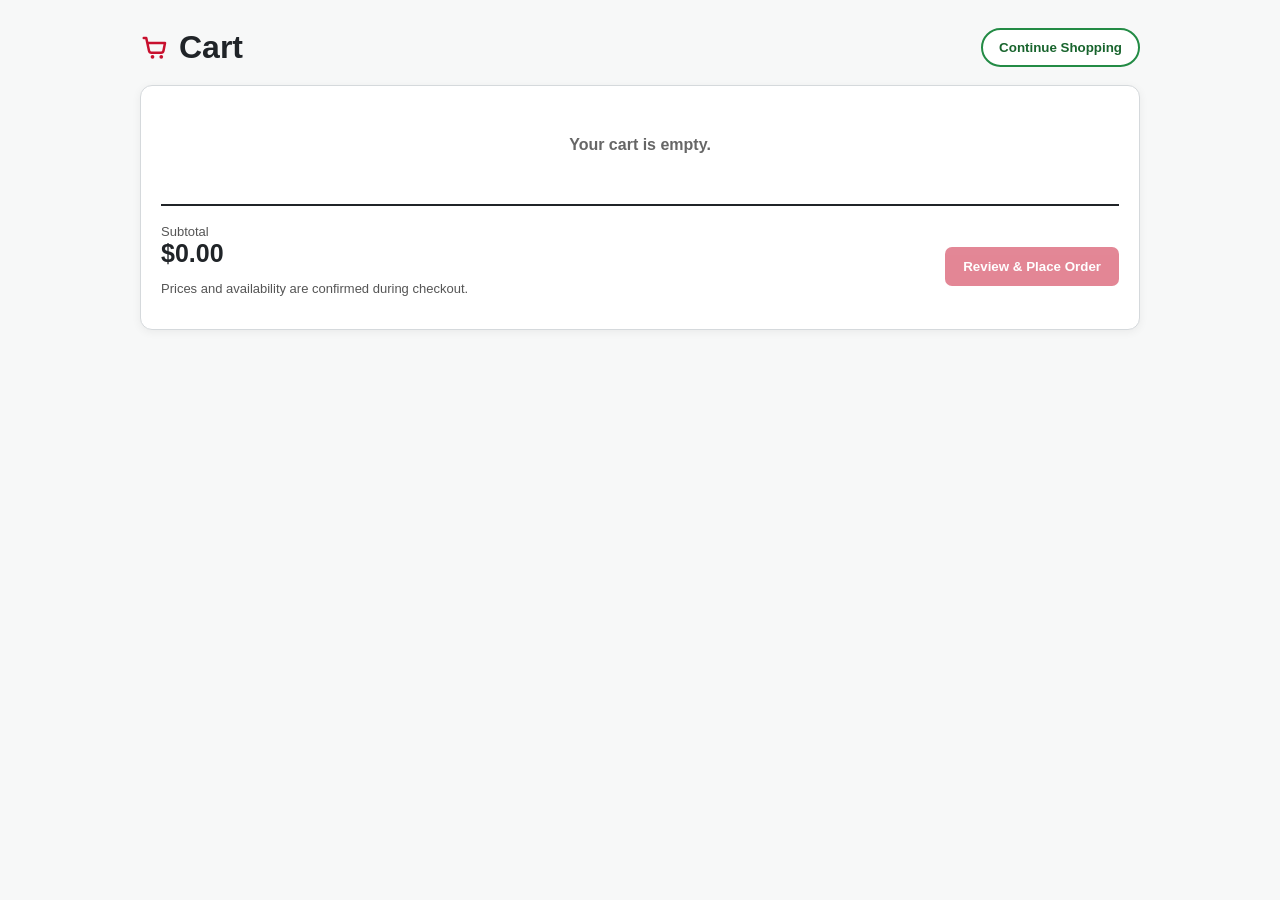
<file: cart.html>
<!doctype html>
<html lang="en">
<head>
<meta charset="utf-8">
<meta name="viewport" content="width=device-width,initial-scale=1">
<title>Cart | West End Power Equipment</title>
<style>
*{box-sizing:border-box}
body{margin:0;font-family:Arial,Helvetica,sans-serif;background:#f7f8f8;color:#202428}
.page{width:min(1000px,94vw);margin:28px auto 60px}
.topbar{display:flex;justify-content:space-between;align-items:center;gap:15px;margin-bottom:18px}
h1{display:flex;align-items:center;gap:9px;margin:0}
h1 svg{width:30px;height:30px;color:#c8102e}
.continue{padding:10px 16px;border:2px solid #238b45;border-radius:999px;background:#fff;color:#18642d;font-weight:900;cursor:pointer}
.panel{background:#fff;border:1px solid #d5d9dc;border-radius:12px;padding:20px;box-shadow:0 2px 10px rgba(0,0,0,.06)}
.line{display:grid;grid-template-columns:1fr auto;gap:12px;padding:14px 0;border-bottom:1px solid #e1e4e6}
.line:last-child{border-bottom:0}
.line small{display:block;margin-top:5px;color:#666}.line-description{margin:5px 0;color:#50565a;font-size:14px}.qty-row{display:flex;align-items:center;gap:7px;margin-top:8px;font-size:13px;font-weight:800}.qty-input{width:68px;padding:6px 7px;border:1px solid #aaa;border-radius:5px}
.remove{margin-top:7px;border:0;background:transparent;color:#b00020;font-weight:800;cursor:pointer;padding:0}
.price{font-weight:900;font-size:18px}
.summary{display:flex;justify-content:space-between;align-items:center;gap:15px;margin-top:20px;padding-top:18px;border-top:2px solid #202428}
.subtotal{font-size:25px;font-weight:900}
.note{color:#555;font-size:13px}
.review{padding:12px 18px;border:0;border-radius:7px;background:#c8102e;color:#fff;font-weight:900;cursor:pointer}
.review:disabled{opacity:.5;cursor:not-allowed}
.empty{padding:30px;text-align:center;color:#666}
.checkout-form{margin-top:25px;padding-top:20px;border-top:1px solid #ddd}
.checkout-form[hidden]{display:none}
.fields{display:grid;grid-template-columns:repeat(2,minmax(0,1fr));gap:12px}
.fields label{font-weight:800}
.fields input,.fields select{display:block;width:100%;margin-top:5px;padding:10px;border:1px solid #aaa;border-radius:6px}
.terms{display:flex;gap:8px;align-items:flex-start;margin-top:16px;font-weight:700}
.terms input{width:auto;margin-top:3px}
.shipping{margin-top:15px}
.shipping[hidden]{display:none}
.shipping button{padding:10px 14px;border:1px solid #238b45;border-radius:7px;background:#fff;color:#18642d;font-weight:800;cursor:pointer}
.shipping strong{margin-left:12px}
.error{margin-top:12px;padding:10px;background:#fff0f0;color:#a00000;font-weight:800}
.error[hidden]{display:none}
.checkout{margin-top:15px;padding:12px 18px;border:0;border-radius:7px;background:#c8102e;color:#fff;font-weight:900;cursor:pointer}
.checkout:disabled{opacity:.5;cursor:not-allowed}
.checkout-confirm-dialog{width:min(620px,92vw);padding:0;border:0;border-radius:12px;box-shadow:0 12px 40px rgba(0,0,0,.28)}
.checkout-confirm-dialog::backdrop{background:rgba(0,0,0,.45)}
.checkout-confirm-box{padding:24px}
.checkout-confirm-box h2{margin-top:0}
.checkout-confirm-box a{color:#c8102e;font-weight:900}
.confirm-actions{display:flex;justify-content:flex-end;gap:10px;margin-top:22px}
.confirm-actions button{padding:11px 16px;border-radius:7px;font-weight:900;cursor:pointer}
#cancel-secure-checkout{border:1px solid #888;background:#fff;color:#333}
#confirm-secure-checkout{border:0;background:#c8102e;color:#fff}
#confirm-secure-checkout:disabled{opacity:.45;cursor:not-allowed}
@media(max-width:700px){.summary{display:block}.review{width:100%;margin-top:14px}}
</style>
</head>
<body>
<main class="page">

<div class="topbar">
  <h1>
    <svg viewBox="0 0 24 24" aria-hidden="true">
      <path d="M3 4h2l2.2 10.2a2 2 0 0 0 2 1.6h7.6a2 2 0 0 0 2-1.6L20 8H7"
        fill="none" stroke="currentColor" stroke-width="2"
        stroke-linecap="round" stroke-linejoin="round"/>
      <circle cx="10" cy="19" r="1.5" fill="currentColor"/>
      <circle cx="17" cy="19" r="1.5" fill="currentColor"/>
    </svg>
    Cart
  </h1>

  <button type="button" class="continue" id="continue-shopping">
    Continue Shopping
  </button>
</div>

<section class="panel">
  <div id="cart-lines"></div>

  <div class="summary">
    <div>
      <div class="note">Subtotal</div>
      <div class="subtotal" id="cart-total">$0.00</div>
      <p class="note">Prices and availability are confirmed during checkout.</p>
    </div>

    <button type="button" class="review" id="review-order">
      Review & Place Order
    </button>
  </div>

  <form id="checkout-form" class="checkout-form" hidden>

    <h2>Customer and Fulfillment Details</h2>

    <div class="fields">

      <label>First name *
        <input name="firstName" required autocomplete="given-name">
      </label>

      <label>Last name *
        <input name="lastName" required autocomplete="family-name">
      </label>

      <label>Company name
        <input name="companyName" autocomplete="organization">
      </label>

      <label>Email *
        <input name="email" type="email" required autocomplete="email">
      </label>

      <label>Phone *
        <input name="phone" type="tel" required autocomplete="tel">
      </label>

      <label>Address *
        <input name="address1" required autocomplete="street-address">
      </label>

      <label>Apartment or suite
        <input name="address2">
      </label>

      <label>City *
        <input name="city" required autocomplete="address-level2">
      </label>

      <label>State *
        <input name="state" required maxlength="2" autocomplete="address-level1">
      </label>

      <label>ZIP *
        <input name="zip" required pattern="[0-9]{5}" inputmode="numeric" autocomplete="postal-code">
      </label>

      <label>Fulfillment *
        <select name="fulfillment" required>
          <option value="PICKUP_NEW_MILFORD">Pickup in New Milford</option>
          <option value="PICKUP_DANBURY">Pickup in Danbury</option>
          <option value="SHIP" hidden disabled>Ship GTA 26 Kit by UPS</option>
        </select>
      </label>

    </div>

    <div class="shipping" id="shipping-rate" hidden>
      <button type="button" id="calculate-shipping">Calculate UPS Shipping</button>
      <strong id="shipping-total"></strong>
    </div>

    <p class="error" id="checkout-error" hidden></p>

    <button type="button" class="checkout" id="open-secure-checkout">
      Continue to Secure Checkout
    </button>

    <button type="submit" id="secure-checkout" hidden>
      Submit Order
    </button>

  </form>

</section>


<dialog id="checkout-confirm-dialog" class="checkout-confirm-dialog">
  <div class="checkout-confirm-box">

    <h2>Before You Continue</h2>

    <p>
      <strong>
        All online sales are final and cannot be returned or cancelled once the order is submitted.
      </strong>
    </p>

    <p>
      Please contact us at
      <a href="mailto:sales@westendpower.com">sales@westendpower.com</a>
      prior to checking out if you have any questions.
    </p>

    <label class="terms">
      <input id="confirm-final-terms" type="checkbox">
      <span><strong>I understand and accept these conditions.</strong></span>
    </label>

    <div class="confirm-actions">
      <button type="button" id="cancel-secure-checkout">
        Go Back
      </button>

      <button type="button" id="confirm-secure-checkout" disabled>
        Continue to Secure Checkout
      </button>
    </div>

  </div>
</dialog>
</main>

<script>
(function(){

let cart=[];

function $(id){return document.getElementById(id)}

function money(v){
  return "$"+Number(v||0).toLocaleString("en-US",{
    minimumFractionDigits:2,
    maximumFractionDigits:2
  });
}

function esc(v){
  const d=document.createElement("div");
  d.textContent=String(v==null?"":v);
  return d.innerHTML;
}

function titleCase(value){
  return String(value||"")
    .toLowerCase()
    .replace(/(^|[\s'-])[A-Za-z]/g,function(match){
      return match.toUpperCase();
    });
}

function formatPhone(value){

  const digits=String(value||"")
    .replace(/\D/g,"")
    .slice(0,10);

  if(digits.length<=3){
    return digits;
  }

  if(digits.length<=6){
    return "("+digits.slice(0,3)+") "+digits.slice(3);
  }

  return "("+digits.slice(0,3)+") "+
    digits.slice(3,6)+"-"+digits.slice(6);
}

function wireCustomerFormatting(){

  [
    "firstName",
    "lastName",
    "companyName",
    "address1",
    "address2",
    "city"
  ].forEach(function(name){

    const field=document.querySelector('[name="'+name+'"]');

    if(field){
      field.addEventListener("blur",function(){
        field.value=titleCase(field.value);
      });
    }
  });

  const email=document.querySelector('[name="email"]');

  if(email){
    email.addEventListener("input",function(){
      email.value=email.value.toLowerCase();
    });
  }

  const state=document.querySelector('[name="state"]');

  if(state){
    state.addEventListener("input",function(){
      state.value=state.value
        .replace(/[^A-Za-z]/g,"")
        .slice(0,2)
        .toUpperCase();
    });
  }

  const phone=document.querySelector('[name="phone"]');

  if(phone){
    phone.addEventListener("input",function(){
      phone.value=formatPhone(phone.value);
    });
  }
}

function loadCart(){
  try{
    const saved=JSON.parse(localStorage.getItem("wepCart")||"[]");
    cart=Array.isArray(saved)?saved:[];
  }catch(e){
    cart=[];
  }
}

function saveCart(){
  try{
    localStorage.setItem("wepCart",JSON.stringify(cart));
  }catch(e){}
}

function drawCart(){

  const lines=$("cart-lines");

  if(!cart.length){
    lines.innerHTML='<div class="empty"><strong>Your cart is empty.</strong></div>';
  }else{
    lines.innerHTML=cart.map((x,i)=>`
      <div class="line">
        <div>
          <strong>${esc(x.productName)}</strong>
          ${x.description?`<p class="line-description">${esc(x.description)}</p>`:""}
          <small>SKU ${esc(x.sku)}</small>
          <label class="qty-row">
            Qty
            <input type="number" class="qty-input" min="1" max="99"
              value="${x.quantity}" data-cart-qty="${i}">
          </label>
          <button type="button" class="remove" data-remove="${i}">Remove</button>
        </div>
        <div class="price">${money(Number(x.itemPrice)*Number(x.quantity))}</div>
      </div>
    `).join("");
  }

  $("cart-total").textContent=money(
    cart.reduce((n,x)=>n+(Number(x.itemPrice)*Number(x.quantity)),0)
  );

  $("review-order").disabled=!cart.length;

  document.querySelectorAll("[data-cart-qty]").forEach(input=>{
    input.onchange=function(){

      let qty=Number(input.value);

      if(!Number.isInteger(qty) || qty<1){
        qty=1;
      }

      if(qty>99){
        qty=99;
      }

      cart[Number(input.dataset.cartQty)].quantity=qty;

      saveCart();
      resetShipping();
      drawCart();
    };
  });

  document.querySelectorAll("[data-remove]").forEach(button=>{
    button.onclick=function(){
      cart.splice(Number(button.dataset.remove),1);
      saveCart();
      drawCart();
    };
  });
}

$("continue-shopping").onclick=function(){

  if(window.opener && !window.opener.closed){
    window.opener.focus();
    window.close();
    return;
  }

  let returnUrl="";

  try{
    returnUrl=localStorage.getItem("wepContinueShoppingUrl")||"";
  }catch(e){}

  if(returnUrl && /^https?:\/\//i.test(returnUrl)){
    location.href=returnUrl;
  }else{
    history.back();
  }
};

const API="https://westendpower-configurator-api.westendpower-nm.workers.dev";
const STRIPE="https://westendpower-stripe-checkout.westendpower-nm.workers.dev";

let shippingQuote=null;
let checkoutBusy=false;

function canShip(){
  return cart.length===1 &&
    cart[0].sku==="GA01 011 6911 US" &&
    cart[0].quantity===1 &&
    !!cart[0].shipping;
}

function checkoutError(message){
  const box=$("checkout-error");
  box.textContent=message||"";
  box.hidden=!message;
}

function resetShipping(){
  shippingQuote=null;
  $("shipping-total").textContent="";
  checkoutError("");
}

function updateShippingChoice(){

  const form=$("checkout-form");
  const choice=form.elements.fulfillment;
  const shipOption=choice.querySelector('[value="SHIP"]');

  shipOption.hidden=!canShip();
  shipOption.disabled=!canShip();

  if(!canShip() && choice.value==="SHIP"){
    choice.value="PICKUP_NEW_MILFORD";
  }

  $("shipping-rate").hidden=choice.value!=="SHIP";
}

async function calculateShipping(){

  const form=$("checkout-form");
  const zip=form.elements.zip.value.trim();
  const button=$("calculate-shipping");

  resetShipping();

  if(!canShip() || form.elements.fulfillment.value!=="SHIP"){
    checkoutError("Only one GTA 26 Kit can be shipped in an order.");
    return;
  }

  if(!/^[0-9]{5}$/.test(zip)){
    checkoutError("Enter a valid five-digit destination ZIP code first.");
    return;
  }

  button.disabled=true;
  button.textContent="Calculating...";

  try{

    const parcel=cart[0].shipping;

    const response=await fetch(API+"/shipping-rate",{
      method:"POST",
      headers:{"Content-Type":"application/json"},
      body:JSON.stringify({
        destinationZIP:zip,
        weight:parcel.weight,
        length:parcel.length,
        width:parcel.width,
        height:parcel.height
      })
    });

    const rate=await response.json();

    if(!response.ok){
      throw Error(rate.error||"UPS shipping rate could not be calculated.");
    }

    if(!(Number(rate.amount)>0)){
      throw Error("UPS did not return a valid shipping rate.");
    }

    shippingQuote={
      zip:zip,
      sku:cart[0].sku,
      amount:Number(rate.amount),
      service:String(rate.service||"UPS Ground"),
      businessDaysInTransit:Number(rate.businessDaysInTransit)||null
    };

    $("shipping-total").textContent=
      shippingQuote.service+" — "+money(shippingQuote.amount);

  }catch(error){

    checkoutError(error.message||"UPS shipping rate could not be calculated.");

  }finally{

    button.disabled=false;
    button.textContent="Calculate UPS Shipping";
  }
}

async function submitCart(event){

  event.preventDefault();

  if(checkoutBusy || !cart.length)return;

  const form=$("checkout-form");

  if(!form.reportValidity())return;

  const values=Object.fromEntries(new FormData(form).entries());

  if(!/^[A-Za-z]{2}$/.test(values.state||"")){
    checkoutError("Enter a two-letter state abbreviation.");
    return;
  }

  if(!/^[0-9]{5}$/.test(values.zip||"")){
    checkoutError("Enter a valid five-digit ZIP code.");
    return;
  }

  if(
    values.fulfillment==="SHIP" &&
    (
      !canShip() ||
      !shippingQuote ||
      shippingQuote.zip!==values.zip.trim() ||
      shippingQuote.sku!==cart[0].sku
    )
  ){
    checkoutError("Calculate UPS shipping for this cart and ZIP code before checkout.");
    return;
  }

  const shipping=
    values.fulfillment==="SHIP"
      ? {
          carrier:"UPS",
          service:shippingQuote.service,
          amount:shippingQuote.amount,
          destinationZIP:shippingQuote.zip,
          businessDaysInTransit:shippingQuote.businessDaysInTransit
        }
      : {
          carrier:"",
          service:"",
          amount:0,
          destinationZIP:"",
          businessDaysInTransit:null
        };

  const button=$("secure-checkout");

  checkoutBusy=true;
  button.disabled=true;
  button.textContent="Creating Order...";
  checkoutError("");

  try{

    const orderResponse=await fetch(API+"/online-order",{
      method:"POST",
      headers:{"Content-Type":"application/json"},
      body:JSON.stringify({
        customer:{
          firstName:values.firstName.trim(),
          lastName:values.lastName.trim(),
          email:values.email.trim(),
          phone:values.phone.trim(),
          address1:values.address1.trim(),
          address2:(values.address2||"").trim(),
          city:values.city.trim(),
          state:values.state.trim().toUpperCase(),
          zip:values.zip.trim()
        },

        cartItems:cart.map(x=>({
          sku:x.sku,
          quantity:x.quantity
        })),

        fulfillment:values.fulfillment,
        shipping:shipping,
        termsAccepted:true
      })
    });

    const order=await orderResponse.json();

    if(!orderResponse.ok){
      throw Error(order.error||"Order could not be created.");
    }

    if(!order.orderNumber || !order.checkoutToken){
      throw Error("The order response did not include a checkout token.");
    }

    button.textContent="Opening Secure Checkout...";

    const stripeResponse=await fetch(STRIPE+"/online-order-checkout",{
      method:"POST",
      headers:{"Content-Type":"application/json"},
      body:JSON.stringify({
        orderNumber:order.orderNumber,
        checkoutToken:order.checkoutToken
      })
    });

    const checkout=await stripeResponse.json();

    if(!stripeResponse.ok){
      throw Error(checkout.error||"Stripe Checkout could not be opened.");
    }

    if(!/^https:\/\//i.test(checkout.checkoutUrl||"")){
      throw Error("Stripe returned no secure Checkout URL.");
    }

    location.href=checkout.checkoutUrl;

  }catch(error){

    checkoutError(error.message||"Checkout could not be opened. Please try again.");

    checkoutBusy=false;
    button.disabled=false;
    button.textContent="Continue to Secure Checkout";

    drawCart();
  }
}

$("open-secure-checkout").onclick=function(){

  const form=$("checkout-form");

  if(!form.reportValidity()){
    return;
  }

  $("confirm-final-terms").checked=false;
  $("confirm-secure-checkout").disabled=true;

  const dialog=$("checkout-confirm-dialog");

  if(dialog.showModal){
    dialog.showModal();
  }else{
    dialog.setAttribute("open","");
  }
};

$("confirm-final-terms").addEventListener("change",function(){
  $("confirm-secure-checkout").disabled=!this.checked;
});

$("cancel-secure-checkout").onclick=function(){

  const dialog=$("checkout-confirm-dialog");

  if(dialog.close){
    dialog.close();
  }else{
    dialog.removeAttribute("open");
  }
};

$("confirm-secure-checkout").onclick=function(){

  if(!$("confirm-final-terms").checked){
    return;
  }

  const dialog=$("checkout-confirm-dialog");

  if(dialog.close){
    dialog.close();
  }else{
    dialog.removeAttribute("open");
  }

  $("checkout-form").requestSubmit();
};
$("review-order").onclick=function(){

  const form=$("checkout-form");

  form.hidden=false;

  updateShippingChoice();

  form.scrollIntoView({
    behavior:"smooth",
    block:"start"
  });
};

$("checkout-form").elements.fulfillment.addEventListener("change",function(){
  resetShipping();
  updateShippingChoice();
});

$("checkout-form").elements.zip.addEventListener("input",resetShipping);

$("calculate-shipping").addEventListener("click",calculateShipping);

$("checkout-form").addEventListener("submit",submitCart);

wireCustomerFormatting();
loadCart();
drawCart();
updateShippingChoice();

})();
</script>
</body>
</html>
</file>
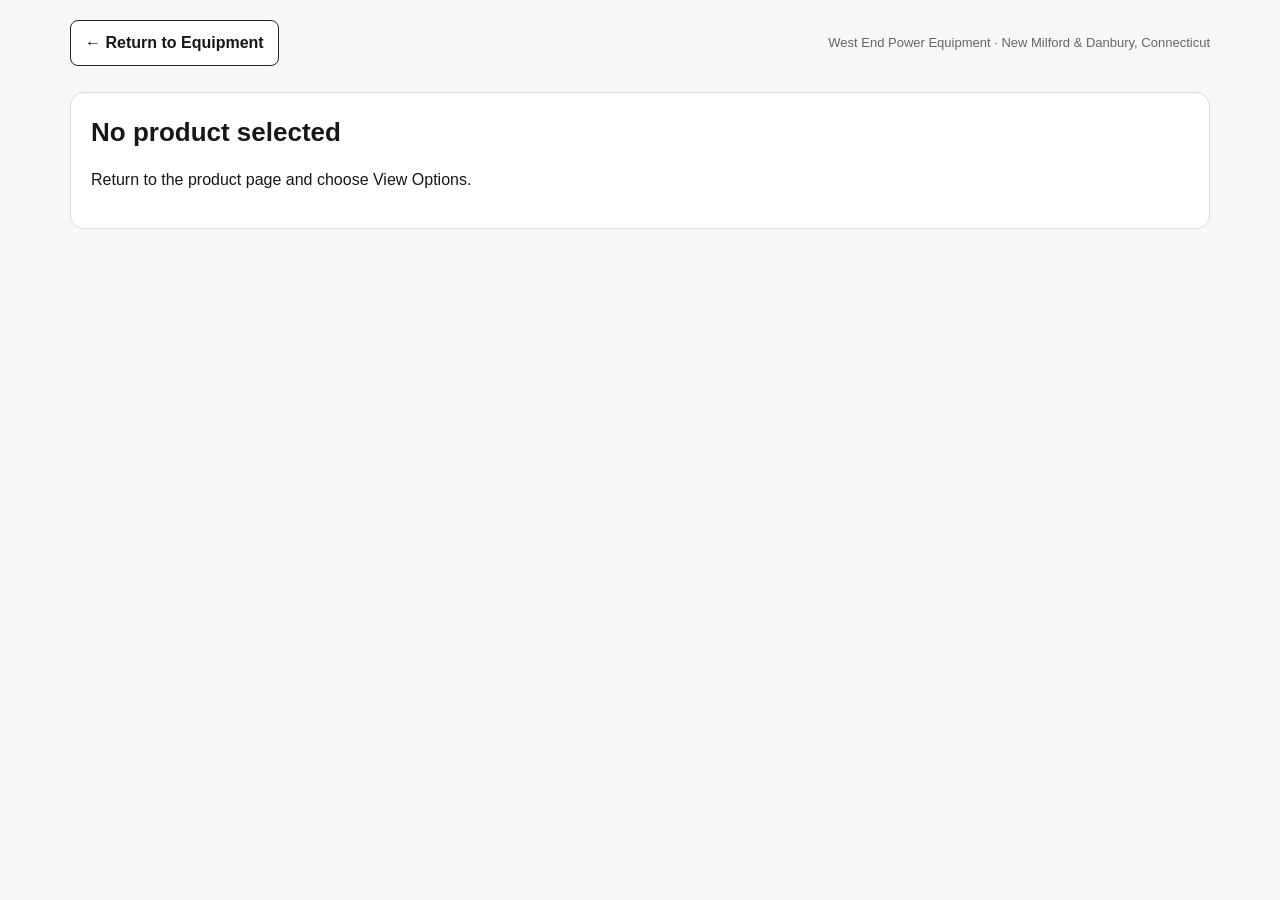
<file: product-options-battery-charger-charge-cost.html>
<!DOCTYPE html>
<html lang="en">
<head>
<meta charset="UTF-8">
<meta name="viewport" content="width=device-width,initial-scale=1">
<title>STIHL Product Options | West End Power</title>
<style>
:root{--red:#c8102e;--dark:#202020;--border:#ddd;--green:#287a32}
*{box-sizing:border-box}body{margin:0;font:16px/1.5 Arial,sans-serif;color:#171717;background:#f7f7f7}
a{color:inherit}.wrap{max-width:1180px;margin:auto;padding:20px}.top{display:flex;gap:12px;align-items:center;justify-content:space-between;flex-wrap:wrap;margin-bottom:18px}
.back{display:inline-flex;align-items:center;gap:7px;text-decoration:none;border:1px solid #222;border-radius:8px;padding:10px 14px;background:#fff;font-weight:800}
.hero{display:grid;grid-template-columns:minmax(240px,360px) 1fr;gap:24px;padding:22px;border:1px solid var(--border);border-top:6px solid var(--red);border-radius:14px;background:#fff}
.media{height:300px;display:flex;align-items:center;justify-content:center;background:#f4f4f4;border-radius:10px;overflow:hidden}.media img{width:100%;height:100%;object-fit:contain}.placeholder{font-weight:800;color:#666}
.eyebrow{text-transform:uppercase;font-size:12px;font-weight:900;color:#666}.hero h1{margin:4px 0 8px;font-size:34px}.price{font-size:28px;font-weight:900;color:var(--red)}.stock{font-weight:900;color:var(--green)}
.section{margin:26px 0;padding:20px;border:1px solid var(--border);border-radius:14px;background:#fff}.section h2{margin:0 0 14px;font-size:26px}
.grid{display:grid;grid-template-columns:repeat(3,minmax(0,1fr));gap:16px}.card{display:flex;flex-direction:column;border:1px solid #ccc;border-radius:12px;overflow:hidden;background:#fff}.card-media{height:180px;display:flex;align-items:center;justify-content:center;background:#f6f6f6}.card-media img{width:100%;height:100%;object-fit:contain}.card-body{display:flex;flex-direction:column;flex:1;padding:14px}.card h3{margin:0 0 6px;font-size:18px}.card p{margin:4px 0}.card-price{margin-top:auto;font-size:19px;font-weight:900;color:var(--red)}.card-specs{display:grid;grid-template-columns:repeat(2,minmax(0,1fr));gap:6px;margin:10px 0}.card-spec{padding:7px 8px;border:1px solid #d8dde2;border-radius:7px;background:#f6f7f8;text-align:center}.card-spec span{display:block;font-size:10px;color:#66707a;font-weight:700}.card-spec strong{display:block;margin-top:2px;font-size:13px}.detail-link{display:inline-flex;align-items:center;justify-content:center;margin:8px 0 2px;padding:7px 9px;border:1px solid #2d3a44;border-radius:7px;text-decoration:none;font-size:12px;font-weight:800;background:#fff}.detail-link:hover{text-decoration:underline}.availability{font-size:12px;font-weight:800;color:var(--green)}.select-row{display:flex;gap:8px;align-items:center;margin-top:10px}.select-row input{width:22px;height:22px}.qty{width:66px;padding:8px;border:1px solid #bbb;border-radius:7px}
.summary{position:sticky;bottom:10px;z-index:20;display:flex;gap:16px;align-items:center;justify-content:space-between;margin-top:28px;padding:16px 18px;border-radius:12px;background:var(--dark);color:#fff;box-shadow:0 6px 22px rgba(0,0,0,.28)}.summary strong{font-size:24px}.summary button{border:0;border-radius:8px;padding:11px 16px;background:var(--red);color:#fff;font-weight:900;cursor:pointer}
.empty{color:#666}.included{padding:12px;border-left:4px solid var(--red);background:#fff8ef;border-radius:6px}.note{font-size:13px;color:#666}.energy-calc{margin:26px 0;padding:18px 20px;border:1px solid var(--border);border-radius:14px;background:#fff}.energy-calc h2{margin:0 0 8px;font-size:24px}.energy-grid{display:grid;grid-template-columns:160px repeat(2,minmax(0,1fr)) auto;gap:10px;align-items:end}.energy-grid label{font-size:12px;font-weight:800;color:#555}.energy-grid select,.energy-grid input{display:block;width:100%;margin-top:4px;padding:9px 10px;border:1px solid #bbb;border-radius:7px;background:#fff;font-size:15px}.energy-rate{padding:9px 10px;border:1px solid #d8dde2;border-radius:7px;background:#f6f7f8;font-weight:900}.energy-note{margin:8px 0 0;font-size:12px;color:#666}.charge-cost{margin:8px 0 0;padding:8px 9px;border:1px solid #d8dde2;border-radius:7px;background:#f8f9fa;font-size:12px}.charge-cost strong{display:block;font-size:17px;color:#202020}.charge-btn{display:inline-flex;align-items:center;justify-content:center;margin:8px 0 2px;padding:7px 9px;border:1px solid #2d3a44;border-radius:7px;background:#fff;font-size:12px;font-weight:800;cursor:pointer}.charge-dialog{width:min(760px,94vw);border:0;border-radius:14px;padding:20px;box-shadow:0 14px 50px rgba(0,0,0,.35)}.charge-dialog::backdrop{background:rgba(0,0,0,.55)}.charge-dialog table{width:100%;border-collapse:collapse}.charge-dialog th,.charge-dialog td{padding:9px;border-bottom:1px solid #ddd;text-align:left}.charge-dialog th{background:#f2f3f4}.dialog-close{float:right;border:0;background:none;font-size:30px;cursor:pointer}
@media(max-width:800px){.hero{grid-template-columns:1fr}.grid{grid-template-columns:1fr}.summary{align-items:flex-start;flex-direction:column}.media{height:240px}.energy-grid{grid-template-columns:1fr}.energy-grid>*{min-width:0}}
</style>
</head>
<body>
<div class="wrap">
  <div class="top">
    <a id="return-link" class="back" href="./index.html">← Return to Products</a>
    <span class="note">West End Power Equipment · New Milford & Danbury, Connecticut</span>
  </div>
  <div id="app"><p>Loading product options…</p></div>
</div>
<script>
(function(){
'use strict';
const qs=new URLSearchParams(location.search);
const sku=(qs.get('sku')||'').trim();
const category=(qs.get('category')||'Equipment').trim();
const returnUrl=(qs.get('return')||'').trim();
const $=id=>document.getElementById(id);
const clean=v=>String(v==null?'':v).replace(/^\uFEFF/,'').trim();
const money=v=>{const n=Number(clean(v).replace(/[$,]/g,''));return Number.isFinite(n)?n:0};
const fmt=n=>'$'+Number(n||0).toLocaleString(undefined,{minimumFractionDigits:2,maximumFractionDigits:2});
const esc=v=>clean(v).replace(/&/g,'&amp;').replace(/</g,'&lt;').replace(/>/g,'&gt;').replace(/"/g,'&quot;').replace(/'/g,'&#39;');
const trueish=v=>['T','TRUE','Y','YES','1','X'].includes(clean(v).toUpperCase());
const DEFAULT_RATES={CT:0.25,NY:0.30};
const CHARGE_EFFICIENCY=0.88;

function parseCSV(text){
 const rows=[];let row=[],field='',quoted=false;
 for(let i=0;i<text.length;i++){const c=text[i];
  if(quoted){if(c==='"'&&text[i+1]==='"'){field+='"';i++;}else if(c==='"'){quoted=false;}else field+=c;}
  else{if(c==='"')quoted=true;else if(c===','){row.push(field);field='';}else if(c==='\n'){row.push(field.replace(/\r$/,''));rows.push(row);row=[];field='';}else field+=c;}
 }
 if(field.length||row.length){row.push(field);rows.push(row)}
 const headers=(rows.shift()||[]).map((h,i)=>i===0?clean(h):clean(h));
 return rows.filter(r=>r.some(x=>clean(x)!=='')).map(r=>Object.fromEntries(headers.map((h,i)=>[h,r[i]||''])));
}
async function csv(path){const r=await fetch(path,{cache:'no-store'});if(!r.ok)throw new Error(path+' '+r.status);return parseCSV(await r.text())}
function currentPrice(x){return money(x.SalePrice)>0?money(x.SalePrice):money(x.MSRP)}
function imageUrl(x){let v=clean(x.ImageURL);if(!v)return '';if(/^https?:\/\//i.test(v))return v;return v.replace(/^\.\//,'')}
function img(x,alt){const src=imageUrl(x);return src?'<img src="'+esc(src)+'" alt="'+esc(alt)+'" loading="lazy">':'<div class="placeholder">Image Coming Soon</div>'}
function isWestEndUrl(raw){
 try{
  const u=new URL(clean(raw),location.href);
  const host=u.hostname.toLowerCase();
  return host==='westendpower.com'||host.endsWith('.westendpower.com');
 }catch(e){return true}
}
function externalAttrs(raw){
 const url=clean(raw);
 if(!url)return '';
 return ' href="'+esc(url)+'" target="_blank" rel="noopener noreferrer" data-external="'+(isWestEndUrl(url)?'0':'1')+'"';
}
function availabilityText(x){
 const d=Math.max(0,Number(clean(x.QtyDanbury))||0),n=Math.max(0,Number(clean(x.QtyNewMilford))||0),q=d+n;
 if(q>0)return 'In Stock: '+q+' available';
 return '';
}
function batteryEnergyKwh(x){
 const kwh=money(x.KWh||x.kWh||x.KWH);
 if(kwh>0)return kwh;
 const wh=money(x.Wh||x.WattHours||x.WattHoursCapacity);
 return wh>0?wh/1000:0;
}
function batterySpecs(x){
 const specs=[];
 if(clean(x.Weight))specs.push(['Weight',clean(x.Weight)+' '+(clean(x.WeightUnit)||'lb.')]);
 const kwh=money(x.KWh||x.kWh||x.KWH);
 const wh=money(x.Wh||x.WattHours||x.WattHoursCapacity);
 if(kwh>0)specs.push(['Energy',kwh+' kWh']);
 else if(wh>0)specs.push(['Energy',wh+' Wh']);
 if(clean(x.Ah)||clean(x.AmpHours))specs.push(['Capacity',(clean(x.Ah)||clean(x.AmpHours))+' Ah']);
 if(clean(x.Voltage)||clean(x.MaxVoltage))specs.push(['Voltage',(clean(x.MaxVoltage)||clean(x.Voltage))+(String(clean(x.MaxVoltage)||clean(x.Voltage)).match(/V/i)?'':' V')]);
 return specs.slice(0,4);
}
function chargerSpecs(x){
 const specs=[];
 if(clean(x.System))specs.push(['System',clean(x.System)]);
 if(clean(x.Voltage))specs.push(['Input',clean(x.Voltage)+(String(clean(x.Voltage)).match(/V/i)?'':' V')]);
 if(clean(x.OutputAmps))specs.push(['Output',clean(x.OutputAmps)+' A']);
 if(clean(x.Weight))specs.push(['Weight',clean(x.Weight)+' '+(clean(x.WeightUnit)||'lb.')]);
 return specs.slice(0,4);
}
function ceilMoney(value,step){
 if(!(value>0))return step;
 return Math.ceil((value-1e-10)/step)*step;
}
function customerRate(){
 const bill=money(($('energy-bill')||{}).value),usage=money(($('energy-kwh')||{}).value);
 if(bill>0&&usage>0)return {rate:bill/usage,personal:true};
 const state=clean(($('energy-state')||{}).value)||'CT';
 return {rate:DEFAULT_RATES[state]||DEFAULT_RATES.CT,personal:false};
}
function estimatedChargeCost(battery){
 const energy=batteryEnergyKwh(battery);
 if(!(energy>0))return 0;
 const wallKwh=energy/CHARGE_EFFICIENCY;
 const r=customerRate();
 return ceilMoney(wallKwh*r.rate,r.personal?0.01:0.05);
}
function normalizedId(v){return clean(v).toUpperCase().replace(/[^A-Z0-9]/g,'')}
function chargeMinutesFromBattery(battery,charger){
 const id=normalizedId(charger.ChargerID||charger.Model||charger.ChargerName);
 const directKeys=Object.keys(battery).filter(k=>normalizedId(k)===id+'TIME');
 let raw=directKeys.length?clean(battery[directKeys[0]]):'';
 if(!raw){
  const sys=clean(battery.System).toUpperCase();
  raw=clean(battery['ChargeTime'+sys]);
 }
 const nums=(raw.match(/\d+(?:\.\d+)?/g)||[]).map(Number).filter(Number.isFinite);
 return {raw:raw,minutes:nums.length?Math.max.apply(null,nums):0};
}
function updateEnergyRate(){
 const r=customerRate(),rateEl=$('energy-rate-display'),note=$('energy-calc-note');
 if(rateEl)rateEl.textContent=fmt(r.rate)+'/kWh';
 if(note)note.textContent=r.personal?'Using your bill total ÷ kWh. Personalized estimates always round up to the next cent.':'Using a conservative '+(clean(($('energy-state')||{}).value)||'CT')+' base rate. Default estimates round up to the next $0.05.';
 document.querySelectorAll('[data-battery-cost]').forEach(el=>{
  const idx=Number(el.dataset.batteryCost),battery=window.__wepBatteries&&window.__wepBatteries[idx];
  if(!battery)return;
  el.textContent=fmt(estimatedChargeCost(battery));
 });
}
function chargeTimesButton(index){return '<button class="charge-btn" type="button" data-charge-times="'+index+'">Charge Times</button>'}
function openChargeTimes(index){
 const battery=window.__wepBatteries&&window.__wepBatteries[index];
 const chargers=window.__wepChargers||[];
 if(!battery)return;
 const sys=clean(battery.System).toUpperCase();
 const compatible=chargers.filter(c=>!sys||clean(c.System).toUpperCase().split(/[|,;/]+/).map(x=>x.trim()).includes(sys));
 const rows=compatible.map(c=>{const t=chargeMinutesFromBattery(battery,c);return {c,t}}).filter(x=>x.t.raw||x.t.minutes);
 const d=$('charge-dialog'),body=$('charge-dialog-body'),title=$('charge-dialog-title');
 if(!d||!body||!title)return;
 title.textContent=(clean(battery.Model)||clean(battery.BatteryID)||'Battery')+' Charge Times';
 body.innerHTML=rows.length?'<table><thead><tr><th>Charger</th><th>Full charge</th><th>Input watts</th><th>Estimated charge cost</th></tr></thead><tbody>'+rows.map(x=>'<tr><td>'+esc(clean(x.c.Model)||clean(x.c.ChargerName)||clean(x.c.ChargerID))+'</td><td>'+esc(x.t.raw||x.t.minutes+' min')+'</td><td>'+(money(x.c.InputWatts)>0?esc(money(x.c.InputWatts)+' W'):'—')+'</td><td>'+fmt(estimatedChargeCost(battery))+'</td></tr>').join('')+'</tbody></table>':'<p>No charger-specific charge-time data is currently listed for this battery.</p>';
 if(d.showModal)d.showModal();else d.setAttribute('open','');
}
function itemCard(x,type){
 const name=clean(x.Model)||clean(x.ChargerName)||clean(x.Description)||clean(x.SKU);
 const price=currentPrice(x);
 const url=clean(x.ProductURL);
 const specs=type==='battery'?batterySpecs(x):(type==='charger'?chargerSpecs(x):[]);
 const specHtml=specs.length?'<div class="card-specs">'+specs.map(s=>'<div class="card-spec"><span>'+esc(s[0])+'</span><strong>'+esc(s[1])+'</strong></div>').join('')+'</div>':'';
 const avail=availabilityText(x);
 const details=url?'<a class="detail-link"'+externalAttrs(url)+'>Product Details <span aria-hidden="true">↗</span></a>':'';
 const batteryIndex=type==='battery'?Number(x.__batteryIndex):-1;
 const chargeCost=type==='battery'&&batteryEnergyKwh(x)>0?'<div class="charge-cost"><span>Estimated Cost Per Full Charge</span><strong data-battery-cost="'+batteryIndex+'">'+fmt(estimatedChargeCost(x))+'</strong></div>':'';
 const chargeTimes=type==='battery'?chargeTimesButton(batteryIndex):'';
 const media=url?'<a class="card-media"'+externalAttrs(url)+'>'+img(x,name)+'</a>':'<div class="card-media">'+img(x,name)+'</div>';
 return '<article class="card">'+media+'<div class="card-body"><h3>'+esc(name)+'</h3><p>'+esc(clean(x.Description))+'</p>'+specHtml+(avail?'<p class="availability">'+esc(avail)+'</p>':'')+'<p class="card-price">'+(price>0?fmt(price):'Contact Us')+'</p>'+chargeCost+chargeTimes+details+'<label class="select-row"><input type="checkbox" class="option-check" data-type="'+esc(type)+'" data-sku="'+esc(x.SKU)+'" data-name="'+esc(name)+'" data-price="'+price+'"> Add <input class="qty" type="number" min="1" max="20" value="1" data-qty="'+esc(x.SKU)+'" aria-label="Quantity"></label></div></article>';
}

function optionSection(title,items,type){
 if(!items.length)return '';
 return '<section class="section"><h2>'+esc(title)+'</h2><div class="grid">'+items.map(x=>itemCard(x,type)).join('')+'</div></section>';
}
function compatibleRows(rows,toolSku){
 return rows.filter(x=>{
   const v=clean(x[toolSku]);
   return v!=='' && v!=='0' && v!=='F' && v!=='FALSE';
 });
}
function byId(rows,ids,idFields){
 const set=new Set(ids.map(x=>clean(x).toUpperCase()).filter(Boolean));
 return rows.filter(x=>idFields.some(f=>set.has(clean(x[f]).toUpperCase())));
}
function idsFromRuntime(runtime,prefix,count){
 const ids=[];for(let i=1;i<=count;i++){const v=clean(runtime[prefix+i]);if(v)ids.push(v)}return ids;
}
function wireExternalLinks(){
 document.addEventListener('click',e=>{
  const a=e.target.closest&&e.target.closest('a[data-external="1"]');
  if(!a)return;
  e.preventDefault();
  const url=a.getAttribute('href')||'';
  if(!url)return;
  if(confirm('You are leaving West End Power. Product information will open in a new tab. Your shopping page and selections will stay open. Continue?')){
   window.open(url,'_blank','noopener,noreferrer');
  }
 });
}
function wireSummary(basePrice){
 const checks=[...document.querySelectorAll('.option-check')];
 function recalc(){
  let add=0,count=0;
  checks.forEach(c=>{if(c.checked){const q=document.querySelector('[data-qty="'+CSS.escape(c.dataset.sku)+'"]');const qty=Math.max(1,Number(q&&q.value)||1);add+=Number(c.dataset.price||0)*qty;count+=qty}});
  $('selected-count').textContent=count+' additional item'+(count===1?'':'s');
  $('selected-total').textContent=fmt(basePrice+add);
 }
 checks.forEach(c=>c.addEventListener('change',recalc));
 document.querySelectorAll('.qty').forEach(q=>q.addEventListener('input',recalc));
 $('save-options').addEventListener('click',()=>{
  const selected=checks.filter(c=>c.checked).map(c=>{const q=document.querySelector('[data-qty="'+CSS.escape(c.dataset.sku)+'"]');return {type:c.dataset.type,sku:c.dataset.sku,name:c.dataset.name,price:Number(c.dataset.price||0),qty:Math.max(1,Number(q&&q.value)||1)}})
  sessionStorage.setItem('wep-options:'+sku,JSON.stringify({sku,selected,updated:new Date().toISOString()}));
  $('save-options').textContent='Options Saved';
 });
 recalc();
}
async function init(){
 if(returnUrl){$('return-link').href=returnUrl;$('return-link').textContent='← Return to '+category}
 else {$('return-link').href='./index.html?category='+encodeURIComponent(category);$('return-link').textContent='← Return to '+category}
 if(!sku){$('app').innerHTML='<section class="section"><h2>No product selected</h2><p>Return to the product page and choose View Options.</p></section>';return}
 try{
  const [products,runtime,batteries,chargers,attachments,accessories,parts]=await Promise.all([
   csv('data/products.csv'),csv('data/compatibility-runtime.csv'),csv('data/batteries.csv'),csv('data/chargers.csv'),csv('data/attachments.csv'),csv('data/accessories.csv'),csv('data/parts.csv')
  ]);
  const product=products.find(x=>clean(x.SKU)===sku);
  if(!product)throw new Error('Product SKU not found: '+sku);
  const compat=runtime.find(x=>clean(x.ToolSKU)===sku)||{};
  const batteryIds=idsFromRuntime(compat,'BatteryID',10);
  const chargerIds=idsFromRuntime(compat,'ChargerID',10);
  batteries.forEach((b,i)=>b.__batteryIndex=i);
  window.__wepBatteries=batteries;
  window.__wepChargers=chargers;
  const bats=byId(batteries,batteryIds,['BatteryID','Model']);
  const chgs=byId(chargers,chargerIds,['ChargerID','Model','ChargerName']);
  const atts=compatibleRows(attachments,sku);
  const accs=compatibleRows(accessories,sku);
  const prts=compatibleRows(parts,sku);
  const name=clean(product.Model)||clean(product.Description)||sku;
  const base=currentPrice(product);
  const kit=clean(product.ProductType).toLowerCase()==='kit';
  const included=kit?clean(product.Description):'';
  $('app').innerHTML=
   '<section class="hero"><div class="media">'+img(product,name)+'</div><div><div class="eyebrow">'+esc([product.PowerType,product.SubCategory].filter(Boolean).join(' · '))+'</div><h1>'+esc(name)+'</h1><p>'+esc(product.Description)+'</p><p class="price">'+fmt(base)+'</p><p><strong>SKU:</strong> '+esc(sku)+'</p>'+(included?'<div class="included"><strong>Selected factory kit:</strong> '+esc(included)+'</div>':'')+'</div></section>'+
   (bats.length?'<section class="energy-calc"><h2>Charging Cost Calculator</h2><div class="energy-grid"><label>Base area<select id="energy-state"><option value="CT">Connecticut</option><option value="NY">New York</option></select></label><label>Your total electric bill<input id="energy-bill" inputmode="decimal" placeholder="$ optional"></label><label>kWh used on that bill<input id="energy-kwh" inputmode="decimal" placeholder="optional"></label><div><span class="note">Rate used</span><div id="energy-rate-display" class="energy-rate"></div></div></div><p id="energy-calc-note" class="energy-note"></p></section>':'')+
   optionSection('Additional Battery(s)',bats,'battery')+
   optionSection('Additional Charger(s)',chgs,'charger')+
   optionSection('Compatible Attachments',atts,'attachment')+
   optionSection('Compatible Accessories',accs,'accessory')+
   optionSection('Maintenance & Replacement Parts',prts,'part')+
   (!bats.length&&!chgs.length&&!atts.length&&!accs.length&&!prts.length?'<section class="section"><p class="empty">No additional compatible options are currently listed for this SKU.</p></section>':'')+
   '<dialog id="charge-dialog" class="charge-dialog"><button id="charge-dialog-close" class="dialog-close" type="button" aria-label="Close">×</button><h2 id="charge-dialog-title">Charge Times</h2><div id="charge-dialog-body"></div></dialog>'+
   '<div class="summary"><div><span id="selected-count">0 additional items</span><br><strong id="selected-total">'+fmt(base)+'</strong></div><button id="save-options" type="button">Save Options</button></div>';
  wireSummary(base);
  ['energy-state','energy-bill','energy-kwh'].forEach(id=>{const el=$(id);if(el){el.addEventListener(id==='energy-state'?'change':'input',updateEnergyRate)}});
  document.querySelectorAll('[data-charge-times]').forEach(b=>b.addEventListener('click',()=>openChargeTimes(Number(b.dataset.chargeTimes))));
  const close=$('charge-dialog-close');if(close)close.addEventListener('click',()=>{const d=$('charge-dialog');if(d&&d.close)d.close();else if(d)d.removeAttribute('open')});
  updateEnergyRate();
 }catch(e){$('app').innerHTML='<section class="section"><h2>Unable to load options</h2><p>'+esc(e.message)+'</p></section>'}
}
wireExternalLinks();
init();
})();
</script>
</body>
</html>
</file>
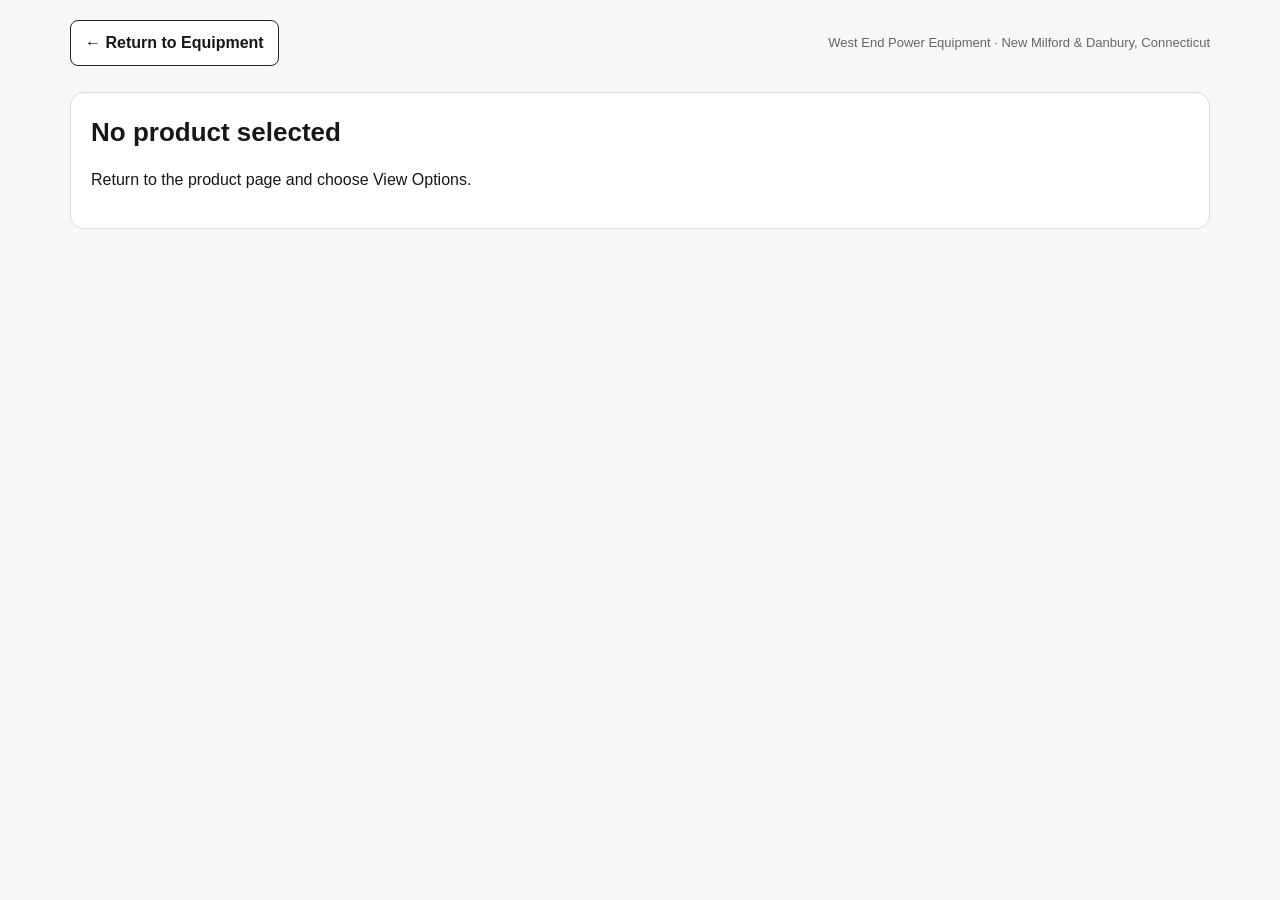
<file: product-options.html>
<!DOCTYPE html>
<html lang="en">
<head>
<meta charset="UTF-8">
<meta name="viewport" content="width=device-width,initial-scale=1">
<title>STIHL Product Options | West End Power</title>
<style>
:root{--red:#c8102e;--dark:#202020;--border:#ddd;--green:#287a32}
*{box-sizing:border-box}body{margin:0;font:16px/1.5 Arial,sans-serif;color:#171717;background:#f7f7f7}
a{color:inherit}.wrap{max-width:1180px;margin:auto;padding:20px}.top{display:flex;gap:12px;align-items:center;justify-content:space-between;flex-wrap:wrap;margin-bottom:18px}
.back{display:inline-flex;align-items:center;gap:7px;text-decoration:none;border:1px solid #222;border-radius:8px;padding:10px 14px;background:#fff;font-weight:800}
.hero{display:grid;grid-template-columns:minmax(240px,360px) 1fr;gap:24px;padding:22px;border:1px solid var(--border);border-top:6px solid var(--red);border-radius:14px;background:#fff}
.media{height:300px;display:flex;align-items:center;justify-content:center;background:#f4f4f4;border-radius:10px;overflow:hidden}.media img{width:100%;height:100%;object-fit:contain}.placeholder{font-weight:800;color:#666}
.eyebrow{text-transform:uppercase;font-size:12px;font-weight:900;color:#666}.hero h1{margin:4px 0 8px;font-size:34px}.price{font-size:28px;font-weight:900;color:var(--red)}.stock{font-weight:900;color:var(--green)}
.section{margin:26px 0;padding:20px;border:1px solid var(--border);border-radius:14px;background:#fff}.section h2{margin:0 0 14px;font-size:26px}
.grid{display:grid;grid-template-columns:repeat(3,minmax(0,1fr));gap:16px}.card{display:flex;flex-direction:column;border:1px solid #ccc;border-radius:12px;overflow:hidden;background:#fff}.card-media{height:180px;display:flex;align-items:center;justify-content:center;background:#f6f6f6}.card-media img{width:100%;height:100%;object-fit:contain}.card-body{display:flex;flex-direction:column;flex:1;padding:14px}.card h3{margin:0 0 6px;font-size:18px}.card p{margin:4px 0}.card-price{margin-top:auto;font-size:19px;font-weight:900;color:var(--red)}.select-row{display:flex;gap:8px;align-items:center;margin-top:10px}.select-row input{width:22px;height:22px}.qty{width:66px;padding:8px;border:1px solid #bbb;border-radius:7px}
.summary{position:sticky;bottom:10px;z-index:20;display:flex;gap:16px;align-items:center;justify-content:space-between;margin-top:28px;padding:16px 18px;border-radius:12px;background:var(--dark);color:#fff;box-shadow:0 6px 22px rgba(0,0,0,.28)}.summary strong{font-size:24px}.summary button{border:0;border-radius:8px;padding:11px 16px;background:var(--red);color:#fff;font-weight:900;cursor:pointer}
.empty{color:#666}.included{padding:12px;border-left:4px solid var(--red);background:#fff8ef;border-radius:6px}.note{font-size:13px;color:#666}
@media(max-width:800px){.hero{grid-template-columns:1fr}.grid{grid-template-columns:1fr}.summary{align-items:flex-start;flex-direction:column}.media{height:240px}}
</style>
</head>
<body>
<div class="wrap">
  <div class="top">
    <a id="return-link" class="back" href="./index.html">← Return to Products</a>
    <span class="note">West End Power Equipment · New Milford & Danbury, Connecticut</span>
  </div>
  <div id="app"><p>Loading product options…</p></div>
</div>
<script>
(function(){
'use strict';
const qs=new URLSearchParams(location.search);
const sku=(qs.get('sku')||'').trim();
const category=(qs.get('category')||'Equipment').trim();
const returnUrl=(qs.get('return')||'').trim();
const $=id=>document.getElementById(id);
const clean=v=>String(v==null?'':v).replace(/^\uFEFF/,'').trim();
const money=v=>{const n=Number(clean(v).replace(/[$,]/g,''));return Number.isFinite(n)?n:0};
const fmt=n=>'$'+Number(n||0).toLocaleString(undefined,{minimumFractionDigits:2,maximumFractionDigits:2});
const esc=v=>clean(v).replace(/&/g,'&amp;').replace(/</g,'&lt;').replace(/>/g,'&gt;').replace(/"/g,'&quot;').replace(/'/g,'&#39;');
const trueish=v=>['T','TRUE','Y','YES','1','X'].includes(clean(v).toUpperCase());

function parseCSV(text){
 const rows=[];let row=[],field='',quoted=false;
 for(let i=0;i<text.length;i++){const c=text[i];
  if(quoted){if(c==='"'&&text[i+1]==='"'){field+='"';i++;}else if(c==='"'){quoted=false;}else field+=c;}
  else{if(c==='"')quoted=true;else if(c===','){row.push(field);field='';}else if(c==='\n'){row.push(field.replace(/\r$/,''));rows.push(row);row=[];field='';}else field+=c;}
 }
 if(field.length||row.length){row.push(field);rows.push(row)}
 const headers=(rows.shift()||[]).map((h,i)=>i===0?clean(h):clean(h));
 return rows.filter(r=>r.some(x=>clean(x)!=='')).map(r=>Object.fromEntries(headers.map((h,i)=>[h,r[i]||''])));
}
async function csv(path){const r=await fetch(path,{cache:'no-store'});if(!r.ok)throw new Error(path+' '+r.status);return parseCSV(await r.text())}
function currentPrice(x){return money(x.SalePrice)>0?money(x.SalePrice):money(x.MSRP)}
function imageUrl(x){let v=clean(x.ImageURL);if(!v)return '';if(/^https?:\/\//i.test(v))return v;return v.replace(/^\.\//,'')}
function img(x,alt){const src=imageUrl(x);return src?'<img src="'+esc(src)+'" alt="'+esc(alt)+'" loading="lazy">':'<div class="placeholder">Image Coming Soon</div>'}
function itemCard(x,type){
 const name=clean(x.Model)||clean(x.ChargerName)||clean(x.Description)||clean(x.SKU);
 const price=currentPrice(x);
 return '<article class="card"><div class="card-media">'+img(x,name)+'</div><div class="card-body"><h3>'+esc(name)+'</h3><p>'+esc(clean(x.Description))+'</p><p class="card-price">'+(price>0?fmt(price):'Contact Us')+'</p><label class="select-row"><input type="checkbox" class="option-check" data-type="'+esc(type)+'" data-sku="'+esc(x.SKU)+'" data-name="'+esc(name)+'" data-price="'+price+'"> Add <input class="qty" type="number" min="1" max="20" value="1" data-qty="'+esc(x.SKU)+'" aria-label="Quantity"></label></div></article>';
}
function optionSection(title,items,type){
 if(!items.length)return '';
 return '<section class="section"><h2>'+esc(title)+'</h2><div class="grid">'+items.map(x=>itemCard(x,type)).join('')+'</div></section>';
}
function compatibleRows(rows,toolSku){
 return rows.filter(x=>{
   const v=clean(x[toolSku]);
   return v!=='' && v!=='0' && v!=='F' && v!=='FALSE';
 });
}
function byId(rows,ids,idFields){
 const set=new Set(ids.map(x=>clean(x).toUpperCase()).filter(Boolean));
 return rows.filter(x=>idFields.some(f=>set.has(clean(x[f]).toUpperCase())));
}
function idsFromRuntime(runtime,prefix,count){
 const ids=[];for(let i=1;i<=count;i++){const v=clean(runtime[prefix+i]);if(v)ids.push(v)}return ids;
}
function wireSummary(basePrice){
 const checks=[...document.querySelectorAll('.option-check')];
 function recalc(){
  let add=0,count=0;
  checks.forEach(c=>{if(c.checked){const q=document.querySelector('[data-qty="'+CSS.escape(c.dataset.sku)+'"]');const qty=Math.max(1,Number(q&&q.value)||1);add+=Number(c.dataset.price||0)*qty;count+=qty}});
  $('selected-count').textContent=count+' additional item'+(count===1?'':'s');
  $('selected-total').textContent=fmt(basePrice+add);
 }
 checks.forEach(c=>c.addEventListener('change',recalc));
 document.querySelectorAll('.qty').forEach(q=>q.addEventListener('input',recalc));
 $('save-options').addEventListener('click',()=>{
  const selected=checks.filter(c=>c.checked).map(c=>{const q=document.querySelector('[data-qty="'+CSS.escape(c.dataset.sku)+'"]');return {type:c.dataset.type,sku:c.dataset.sku,name:c.dataset.name,price:Number(c.dataset.price||0),qty:Math.max(1,Number(q&&q.value)||1)}})
  sessionStorage.setItem('wep-options:'+sku,JSON.stringify({sku,selected,updated:new Date().toISOString()}));
  $('save-options').textContent='Options Saved';
 });
 recalc();
}
async function init(){
 if(returnUrl){$('return-link').href=returnUrl;$('return-link').textContent='← Return to '+category}
 else {$('return-link').href='./index.html?category='+encodeURIComponent(category);$('return-link').textContent='← Return to '+category}
 if(!sku){$('app').innerHTML='<section class="section"><h2>No product selected</h2><p>Return to the product page and choose View Options.</p></section>';return}
 try{
  const [products,runtime,batteries,chargers,attachments,accessories,parts]=await Promise.all([
   csv('data/products.csv'),csv('data/compatibility-runtime.csv'),csv('data/batteries.csv'),csv('data/chargers.csv'),csv('data/attachments.csv'),csv('data/accessories.csv'),csv('data/parts.csv')
  ]);
  const product=products.find(x=>clean(x.SKU)===sku);
  if(!product)throw new Error('Product SKU not found: '+sku);
  const compat=runtime.find(x=>clean(x.ToolSKU)===sku)||{};
  const batteryIds=idsFromRuntime(compat,'BatteryID',10);
  const chargerIds=idsFromRuntime(compat,'ChargerID',10);
  const bats=byId(batteries,batteryIds,['BatteryID','Model']);
  const chgs=byId(chargers,chargerIds,['ChargerID','Model','ChargerName']);
  const atts=compatibleRows(attachments,sku);
  const accs=compatibleRows(accessories,sku);
  const prts=compatibleRows(parts,sku);
  const name=clean(product.Model)||clean(product.Description)||sku;
  const base=currentPrice(product);
  const kit=['kit','package'].includes(clean(product.ProductType).toLowerCase());
  const included=kit?clean(product.Description):'';
  $('app').innerHTML=
   '<section class="hero"><div class="media">'+img(product,name)+'</div><div><div class="eyebrow">'+esc([product.PowerType,product.SubCategory].filter(Boolean).join(' · '))+'</div><h1>'+esc(name)+'</h1><p>'+esc(product.Description)+'</p><p class="price">'+fmt(base)+'</p><p><strong>SKU:</strong> '+esc(sku)+'</p>'+(included?'<div class="included"><strong>Selected package:</strong> '+esc(included)+'</div>':'')+'</div></section>'+
   optionSection('Additional Battery(s)',bats,'battery')+
   optionSection('Additional Charger(s)',chgs,'charger')+
   optionSection('Compatible Attachments',atts,'attachment')+
   optionSection('Compatible Accessories',accs,'accessory')+
   optionSection('Maintenance & Replacement Parts',prts,'part')+
   (!bats.length&&!chgs.length&&!atts.length&&!accs.length&&!prts.length?'<section class="section"><p class="empty">No additional compatible options are currently listed for this SKU.</p></section>':'')+
   '<div class="summary"><div><span id="selected-count">0 additional items</span><br><strong id="selected-total">'+fmt(base)+'</strong></div><button id="save-options" type="button">Save Options</button></div>';
  wireSummary(base);
 }catch(e){$('app').innerHTML='<section class="section"><h2>Unable to load options</h2><p>'+esc(e.message)+'</p></section>'}
}
init();
})();
</script>
</body>
</html>
</file>
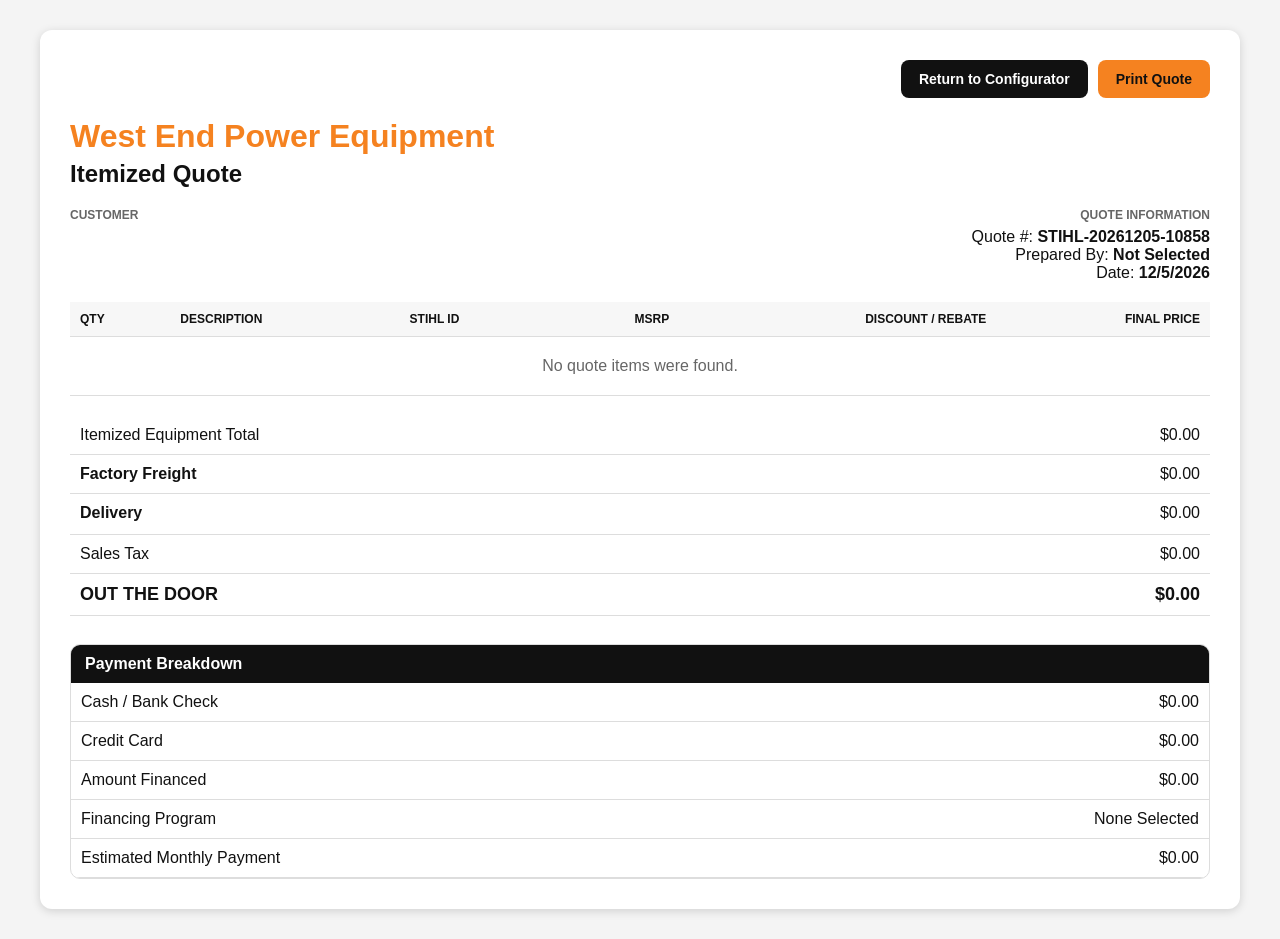
<file: quote.html>
<!DOCTYPE html>
<html lang="en">

<head>
  <meta charset="UTF-8">
  <meta
    name="viewport"
    content="width=device-width,initial-scale=1"
  >

  <title>West End Power Equipment - Itemized Quote</title>

  <style>
    *{
      box-sizing:border-box;
    }

    body{
      font-family:Arial,sans-serif;
      background:#f4f4f4;
      margin:0;
      padding:30px;
      color:#111;
    }

    .quote{
      max-width:1200px;
      margin:auto;
      background:#fff;
      padding:30px;
      border-radius:12px;
      box-shadow:0 2px 10px rgba(0,0,0,.15);
    }

    h1{
      color:#f58220;
      margin:0;
    }

    h2{
      margin:5px 0 20px;
    }

    table{
      width:100%;
      border-collapse:collapse;
      margin-top:20px;
    }

    th,
    td{
      padding:10px;
      border-bottom:1px solid #ddd;
      text-align:left;
      vertical-align:top;
    }

    th{
      background:#f7f7f7;
      text-transform:uppercase;
      font-size:12px;
    }

    .num{
      text-align:right;
      white-space:nowrap;
    }

    .total{
      font-size:18px;
      font-weight:bold;
    }

    .quote-actions{
  display:flex;
  justify-content:flex-end;
  gap:10px;
  margin-bottom:20px;
}

.quote-btn{
  border:0;
  border-radius:8px;
  padding:11px 18px;
  background:#f58220;
  color:#111;
  font-weight:900;
  font-size:14px;
  cursor:pointer;
}

.quote-btn.secondary{
  background:#111;
  color:#fff;
}

.quote-btn:hover{
  opacity:.9;
}

@media print{

  @page{
    size:letter;
    margin:.4in;
  }

  body{
    background:#fff;
    padding:0;
  }

  .quote{
    max-width:none;
    width:100%;
    margin:0;
    padding:0;
    border-radius:0;
    box-shadow:none;
  }

  .quote-actions{
    display:none !important;
  }

  table{
    page-break-inside:auto;
  }

  tr{
    page-break-inside:avoid;
    page-break-after:auto;
  }

  h1,
  h2{
    page-break-after:avoid;
  }
}

    .empty{
      padding:20px;
      text-align:center;
      color:#666;
    }
  </style>
</head>

<body>

  <div class="quote">

    <div class="quote-actions">
  <button
    type="button"
    class="quote-btn secondary"
    onclick="window.close()">
    Return to Configurator
  </button>

  <button
    type="button"
    class="quote-btn"
    onclick="window.print()">
    Print Quote
  </button>
</div>

    <h1>West End Power Equipment</h1>
    <h2>Itemized Quote</h2>

    <div style="
  display:grid;
  grid-template-columns:1fr 1fr;
  gap:20px;
  margin-bottom:20px;
">

  <div>
    <div style="
      font-size:12px;
      font-weight:900;
      text-transform:uppercase;
      color:#666;
      margin-bottom:6px;
    ">
      Customer
    </div>

    <div id="quote-customer-name" style="font-weight:900;"></div>
    <div id="quote-customer-business"></div>
    <div id="quote-customer-address"></div>
    <div id="quote-customer-phone"></div>
    <div id="quote-customer-email"></div>
  </div>

  <div style="text-align:right;">
    <div style="
      font-size:12px;
      font-weight:900;
      text-transform:uppercase;
      color:#666;
      margin-bottom:6px;
    ">
      Quote Information
    </div>

    <div>
  Quote #:
  <strong id="quote-number"></strong>
</div>

<div>
  Prepared By:
  <strong id="quote-salesperson">Not Selected</strong>
</div>

<div>
  Date:
  <strong id="quote-date"></strong>
</div>

  </div>

</div>

    <table>
      <thead>
        <tr>
          <th>Qty</th>
          <th>Description</th>
          <th>STIHL ID</th>
          <th class="num">MSRP</th>
          <th class="num">Discount / Rebate</th>
          <th class="num">Final Price</th>
        </tr>
      </thead>

      <tbody id="quote-lines"></tbody>
    </table>

    <table>
  <tr>
    <td>Itemized Equipment Total</td>
    <td class="num" id="quote-equipment-total">$0.00</td>
  </tr>

  <tr id="quote-freight-row">
  <td>
    <div
      id="quote-freight-label"
      style="font-weight:700;"
    >
      Factory Freight
    </div>

    <div
      id="quote-freight-detail"
      style="
        display:none;
        font-size:11px;
        line-height:1.35;
        color:#666;
        margin-top:3px;
      "
    ></div>
  </td>

  <td
    class="num"
    id="quote-freight"
  >
    $0.00
  </td>
</tr>

<tr id="quote-setup-row">
  <td>Setup / Installation</td>

  <td
    class="num"
    id="quote-setup"
  >
    $0.00
  </td>
</tr>

<tr id="quote-trade-row">
  <td>Trade-In Allowance</td>

  <td
    class="num"
    id="quote-trade"
    style="
      color:#1f7a3a;
      font-weight:900;
    "
  >
    $0.00
  </td>
</tr>

  <tr>
  <td>

    <div
      id="quote-delivery-label"
      style="font-weight:700;"
    >
      Delivery
    </div>

    <div
      id="quote-delivery-location"
      style="
        font-size:11px;
        color:#666;
        margin-top:2px;
      "
    ></div>

  </td>

  <td
    class="num"
    id="quote-delivery"
  >
    $0.00
  </td>
</tr>

<tr id="quote-adjustment-row" style="display:none;">
  <td>Other Quote Adjustment</td>

  <td
    class="num"
    id="quote-adjustment"
  >
    $0.00
  </td>
</tr>

  <tr>
  <td id="quote-tax-label">Sales Tax</td>

  <td
    class="num"
    id="quote-tax"
  >
    $0.00
  </td>
</tr>

  <tr class="total">
    <td>OUT THE DOOR</td>
    <td class="num" id="quote-total">$0.00</td>
  </tr>
</table>

<div style="
  margin-top:28px;
  border:1px solid #ddd;
  border-radius:10px;
  overflow:hidden;
">

  <div style="
    background:#111;
    color:#fff;
    padding:10px 14px;
    font-weight:900;
  ">
    Payment Breakdown
  </div>

  <table style="margin-top:0;">
    <tr>
      <td>Cash / Bank Check</td>
      <td class="num" id="quote-cash">$0.00</td>
    </tr>

    <tr>
      <td>Credit Card</td>
      <td class="num" id="quote-credit">$0.00</td>
    </tr>

    <tr>
  <td>Amount Financed</td>
  <td class="num" id="quote-financed">$0.00</td>
</tr>

<tr id="quote-application-fee-row">
  <td>Bank Application Fee</td>
  <td class="num" id="quote-application-fee">$0.00</td>
</tr>

<tr id="quote-principal-row">
  <td>Amount Financed + Fees</td>
  <td class="num" id="quote-principal">$0.00</td>
</tr>

<tr>
  <td>Financing Program</td>
  <td class="num" id="quote-program">None Selected</td>
</tr>

    <tr>
      <td>Estimated Monthly Payment</td>
      <td class="num" id="quote-monthly">$0.00</td>
    </tr>

    <tr id="quote-total-payback-row">
  <td>Total Payback</td>
  <td class="num" id="quote-total-payback">$0.00</td>
</tr>

  </table>

</div>

<div id="quote-notes-wrap" style="
  display:none;
  margin-top:24px;
  border-left:5px solid #f58220;
  background:#fff8ef;
  padding:12px 14px;
">
  <strong>Notes</strong>
  <div id="quote-notes" style="margin-top:5px;"></div>
</div>

  </div>

  <script>
    const quoteData = JSON.parse(
  sessionStorage.getItem('stihlQuoteData') || '{}'
);

const state =
  quoteData.state || {};

const savedLines =
  Array.isArray(quoteData.lines)
    ? quoteData.lines
    : [];

const savedTotals =
  quoteData.totals || {};

  const savedCustomer =
  quoteData.customer || {};

const savedPayment =
  quoteData.payment || {};

    function clean(v){
      return String(v ?? '').trim();
    }

    function money(v){
      const n = Number(
        clean(v).replace(/[$,]/g,'')
      );

      return Number.isFinite(n) ? n : 0;
    }

    function fmtMoney(v){
      return '$' + money(v).toLocaleString(undefined,{
        minimumFractionDigits:2,
        maximumFractionDigits:2
      });
    }

    function escapeHtml(v){
      return clean(v)
        .replace(/&/g,'&amp;')
        .replace(/</g,'&lt;')
        .replace(/>/g,'&gt;')
        .replace(/"/g,'&quot;')
        .replace(/'/g,'&#039;');
    }

    function itemName(item){
      return clean(
        item.Description ||
        item.Name ||
        item.Model ||
        item.BatteryName ||
        item.ChargerName ||
        'Item'
      );
    }

    function itemSku(item){
      return clean(
        item.StihlID ||
        item.SKU ||
        item['STIHL ID'] ||
        item.PartNumber ||
        item['Part Number']
      );
    }

    function itemUnitPrice(item){
      return (
        money(item.SalePrice) ||
        money(item.MSRP)
      );
    }

    const cart =
      Array.isArray(state.cart)
        ? state.cart
        : [];

    const visibleLines =
  savedLines.length
    ? savedLines
    : cart
        .filter(line =>
          line &&
          line.item &&
          !line.requiredItem
        )
        .map(line => {

          const qty =
            Number(line.qty) || 1;

          const originalLineTotal =
            itemUnitPrice(line.item) * qty;

          return {
            ...line,
            originalLineTotal,
            paymentDiscount: 0,
            finalLineTotal:
              originalLineTotal
          };

        });

    const quoteLines =
      document.getElementById('quote-lines');

    if(!visibleLines.length){

      quoteLines.innerHTML = `
        <tr>
          <td colspan="6" class="empty">
            No quote items were found.
          </td>
        </tr>
      `;

    }else{

      quoteLines.innerHTML =
        visibleLines.map(line => {

          const qty =
            Number(line.qty) || 1;

          const unitPrice =
  itemUnitPrice(line.item);

const originalLinePrice =
  money(
    line.originalLineTotal
  ) || unitPrice * qty;

const paymentDiscount =
  money(
    line.paymentDiscount
  );

const factoryRebate =
  money(
    line.factoryRebate
  );

const manualCustomerDiscount =
  money(
    line.manualCustomerDiscount
  );

const bidFleetDiscount =
  money(
    line.bidFleetDiscount
  );

const totalDiscount =
  money(line.totalDiscount) ||
  (
    paymentDiscount +
    factoryRebate +
    manualCustomerDiscount +
    bidFleetDiscount
  );

const finalLinePrice =
  line.included
    ? 0
    : (
        money(line.finalLineTotal) ||
        Math.max(
          originalLinePrice -
totalDiscount,
          0
        )
      );

          return `
            <tr>
              <td>
                ${qty}
              </td>

              <td>
                <strong>
  ${escapeHtml(itemName(line.item))}
</strong>

${money(line.totalDiscount) > 0 ? `
  <div style="
    margin-top:3px;
    font-size:10px;
    line-height:1.25;
    color:#666;
  ">
    ${[
      money(line.factoryRebate) > 0
        ? `Factory rebate ${fmtMoney(line.factoryRebate)}`
        : '',

      money(line.paymentDiscount) > 0
        ? `Payment savings ${fmtMoney(line.paymentDiscount)}`
        : '',

      money(line.manualCustomerDiscount) > 0
  ? `Customer discount ${fmtMoney(line.manualCustomerDiscount)}`
  : '',

money(line.bidFleetDiscount) > 0
  ? `${
      clean(line.bidFleetProgramType) === 'bid'
        ? 'STIHL Bid Assist Program'
        : [
            'STIHL Fleet Program',
            clean(line.bidFleetTier)
              ? `• ${clean(line.bidFleetTier)}`
              : ''
          ]
            .filter(Boolean)
            .join(' ')
    } — ${fmtMoney(
      money(line.bidFleetDiscount) /
      (Number(line.qty) || 1)
    )} discount per unit`
  : ''
    ]
      .filter(Boolean)
      .join(' • ')
    }
  </div>
` : ''}
              </td>

              <td>
                ${escapeHtml(itemSku(line.item))}
              </td>

              <td class="num">
                ${fmtMoney(unitPrice)}
              </td>

              <td class="num" style="
  color:${totalDiscount > 0 ? '#b00020' : '#111'};
  font-weight:${totalDiscount > 0 ? '900' : '400'};
">
  ${totalDiscount > 0
    ? `-${fmtMoney(totalDiscount)}`
    : '$0.00'
  }
</td>

<td class="num" style="font-weight:900;">
  ${line.included
    ? 'Included'
    : fmtMoney(finalLinePrice)
  }
</td>
          `;

        }).join('');
    }

    const equipmentSubtotal =
  money(savedTotals.equipmentSubtotal) ||
  visibleLines.reduce((sum,line) =>
    sum + money(line.originalLineTotal),
    0
  );

const itemizedEquipmentTotal =
  visibleLines.reduce(
    (sum, line) =>
      sum + money(line.finalLineTotal),
    0
  );

document.getElementById(
  'quote-equipment-total'
).textContent =
  fmtMoney(itemizedEquipmentTotal);

const savedFreight =
  savedTotals.freight || {};

const freightTotal =
  money(savedFreight.total);

document.getElementById(
  'quote-freight-label'
).textContent =
  savedFreight.label ||
  'Factory Freight';

document.getElementById(
  'quote-freight'
).textContent =
  fmtMoney(freightTotal);

const freightDetails =
  Array.isArray(savedFreight.details)
    ? savedFreight.details
    : [];

const freightDetailBox =
  document.getElementById(
    'quote-freight-detail'
  );

if(freightDetails.length){

  freightDetailBox.style.display =
    'block';

  freightDetailBox.innerHTML =
    freightDetails
      .map(detail =>
        `${escapeHtml(detail.label)}: ${fmtMoney(detail.amount)}`
      )
      .join('<br>');

}else{

  freightDetailBox.style.display =
    'none';

  freightDetailBox.innerHTML =
    '';
}

const tradeAllowance =
  money(
    savedTotals.tradeAllowance
  );

document.getElementById(
  'quote-trade'
).textContent =
  tradeAllowance > 0
    ? `-${fmtMoney(tradeAllowance)}`
    : '$0.00';

document.getElementById(
  'quote-trade-row'
).style.display =
  tradeAllowance > 0
    ? ''
    : 'none';

const setupAmount =
  money(
    savedTotals.setupInstallation
  );

document.getElementById(
  'quote-setup'
).textContent =
  fmtMoney(setupAmount);

document.getElementById(
  'quote-setup-row'
).style.display =
  setupAmount > 0
    ? ''
    : 'none';

document.getElementById(
  'quote-delivery-location'
).textContent =
  savedTotals.deliveryLocation || '';

if(savedTotals.deliveryIncluded){

  document.getElementById(
    'quote-delivery-label'
  ).textContent =
    '✓ Delivery Included';

  document.getElementById(
  'quote-delivery'
).textContent =
  'No Charge';

document.getElementById(
  'quote-delivery'
).style.color =
  '#1f7a3a';

document.getElementById(
  'quote-delivery'
).style.fontWeight =
  '900';

}else{

  document.getElementById(
    'quote-delivery-label'
  ).textContent =
    'Delivery';

  document.getElementById(
  'quote-delivery'
).textContent =
  fmtMoney(savedTotals.delivery);

document.getElementById(
  'quote-delivery'
).style.color =
  '#111';

document.getElementById(
  'quote-delivery'
).style.fontWeight =
  '400';

}

if(savedTotals.taxExempt){

  document.getElementById(
    'quote-tax-label'
  ).textContent =
    'Sales Tax — Tax Exempt';

  document.getElementById(
    'quote-tax'
  ).textContent =
    'Exempt';

  document.getElementById(
    'quote-tax'
  ).style.color =
    '#1f7a3a';

  document.getElementById(
    'quote-tax'
  ).style.fontWeight =
    '900';

}else{

  document.getElementById(
    'quote-tax-label'
  ).textContent =
    'Sales Tax';

  document.getElementById(
    'quote-tax'
  ).textContent =
    fmtMoney(savedTotals.salesTax);

  document.getElementById(
    'quote-tax'
  ).style.color =
    '#111';

  document.getElementById(
    'quote-tax'
  ).style.fontWeight =
    '400';
}

  const deliveryAmount =
  savedTotals.deliveryIncluded
    ? 0
    : money(savedTotals.delivery);

const freightAmount =
  money(
    savedTotals.freight?.total
  );

const setupTotal =
  money(
    savedTotals.setupInstallation
  );

const tradeTotal =
  money(
    savedTotals.tradeAllowance
  );

const taxTotal =
  money(
    savedTotals.salesTax
  );

const displayedQuoteTotal =
  itemizedEquipmentTotal +
  freightAmount +
  setupTotal +
  deliveryAmount -
  tradeTotal +
  taxTotal;

const actualOutTheDoor =
  money(
    savedTotals.outTheDoor
  ) ||
  displayedQuoteTotal;

let quoteAdjustment =
  Math.round(
    (
      actualOutTheDoor -
      displayedQuoteTotal
    ) * 100
  ) / 100;

/*
  Ignore tiny rounding differences caused by
  proportional discount allocation.
*/
if(Math.abs(quoteAdjustment) < 0.01){
  quoteAdjustment = 0;
}

const adjustmentRow =
  document.getElementById(
    'quote-adjustment-row'
  );

const adjustmentDisplay =
  document.getElementById(
    'quote-adjustment'
  );

if(Math.abs(quoteAdjustment) >= 0.01){

  adjustmentRow.style.display = '';

  adjustmentDisplay.textContent =
    quoteAdjustment < 0
      ? `-${fmtMoney(Math.abs(quoteAdjustment))}`
      : fmtMoney(quoteAdjustment);

  adjustmentDisplay.style.color =
    quoteAdjustment < 0
      ? '#b00020'
      : '#111';

  adjustmentDisplay.style.fontWeight =
    '900';

}else{

  adjustmentRow.style.display =
    'none';
}

document.getElementById(
  'quote-total'
).textContent =
  fmtMoney(
    actualOutTheDoor
  );

  document.getElementById(
  'quote-customer-name'
).textContent =
  savedCustomer.name || '';

document.getElementById(
  'quote-customer-business'
).textContent =
  savedCustomer.business || '';

const customerAddress = [
  savedCustomer.street,
  [
    savedCustomer.city,
    savedCustomer.state,
    savedCustomer.zip
  ].filter(Boolean).join(' ')
]
  .filter(Boolean)
  .join(', ');

document.getElementById(
  'quote-customer-address'
).textContent =
  customerAddress;

const phoneText = [
  savedCustomer.phone,
  savedCustomer.altPhone
    ? `Alt: ${savedCustomer.altPhone}`
    : ''
]
  .filter(Boolean)
  .join(' | ');

document.getElementById(
  'quote-customer-phone'
).textContent =
  phoneText;

document.getElementById(
  'quote-customer-email'
).textContent =
  savedCustomer.email || '';

document.getElementById(
  'quote-salesperson'
).textContent =
  savedCustomer.salesperson ||
  'Not Selected';

  const quoteDate =
  new Date();

const quoteNumber =
  'STIHL-' +
  quoteDate.getFullYear() +
  String(
    quoteDate.getMonth() + 1
  ).padStart(2,'0') +
  String(
    quoteDate.getDate()
  ).padStart(2,'0') +
  '-' +
  String(
    quoteDate.getTime()
  ).slice(-5);

document.getElementById(
  'quote-number'
).textContent =
  quoteNumber;

document.getElementById(
  'quote-date'
).textContent =
  quoteDate.toLocaleDateString();

document.getElementById(
  'quote-cash'
).textContent =
  fmtMoney(savedPayment.cash);

document.getElementById(
  'quote-credit'
).textContent =
  fmtMoney(savedPayment.credit);

document.getElementById(
  'quote-financed'
).textContent =
  fmtMoney(savedPayment.financed);

  const applicationFee =
  money(savedPayment.applicationFee);

const principalWithFees =
  money(savedPayment.principalWithFees);

const totalPayback =
  money(savedPayment.totalPayback);

document.getElementById(
  'quote-application-fee'
).textContent =
  fmtMoney(applicationFee);

document.getElementById(
  'quote-application-fee-row'
).style.display =
  applicationFee > 0
    ? ''
    : 'none';

document.getElementById(
  'quote-principal'
).textContent =
  fmtMoney(principalWithFees);

document.getElementById(
  'quote-principal-row'
).style.display =
  principalWithFees > 0
    ? ''
    : 'none';

document.getElementById(
  'quote-total-payback'
).textContent =
  fmtMoney(totalPayback);

document.getElementById(
  'quote-total-payback-row'
).style.display =
  totalPayback > 0
    ? ''
    : 'none';

document.getElementById(
  'quote-program'
).textContent =
  savedPayment.program ||
  'None Selected';

document.getElementById(
  'quote-monthly'
).textContent =
  savedPayment.monthlyPayment > 0
    ? (
        fmtMoney(savedPayment.monthlyPayment) +
        (
          savedPayment.termMonths > 0
            ? ` × ${savedPayment.termMonths} months`
            : ''
        )
      )
    : '$0.00';

if(savedCustomer.notes){

  document.getElementById(
    'quote-notes-wrap'
  ).style.display = 'block';

  document.getElementById(
    'quote-notes'
  ).textContent =
    savedCustomer.notes;
}

  </script>

</body>
</html>
</file>
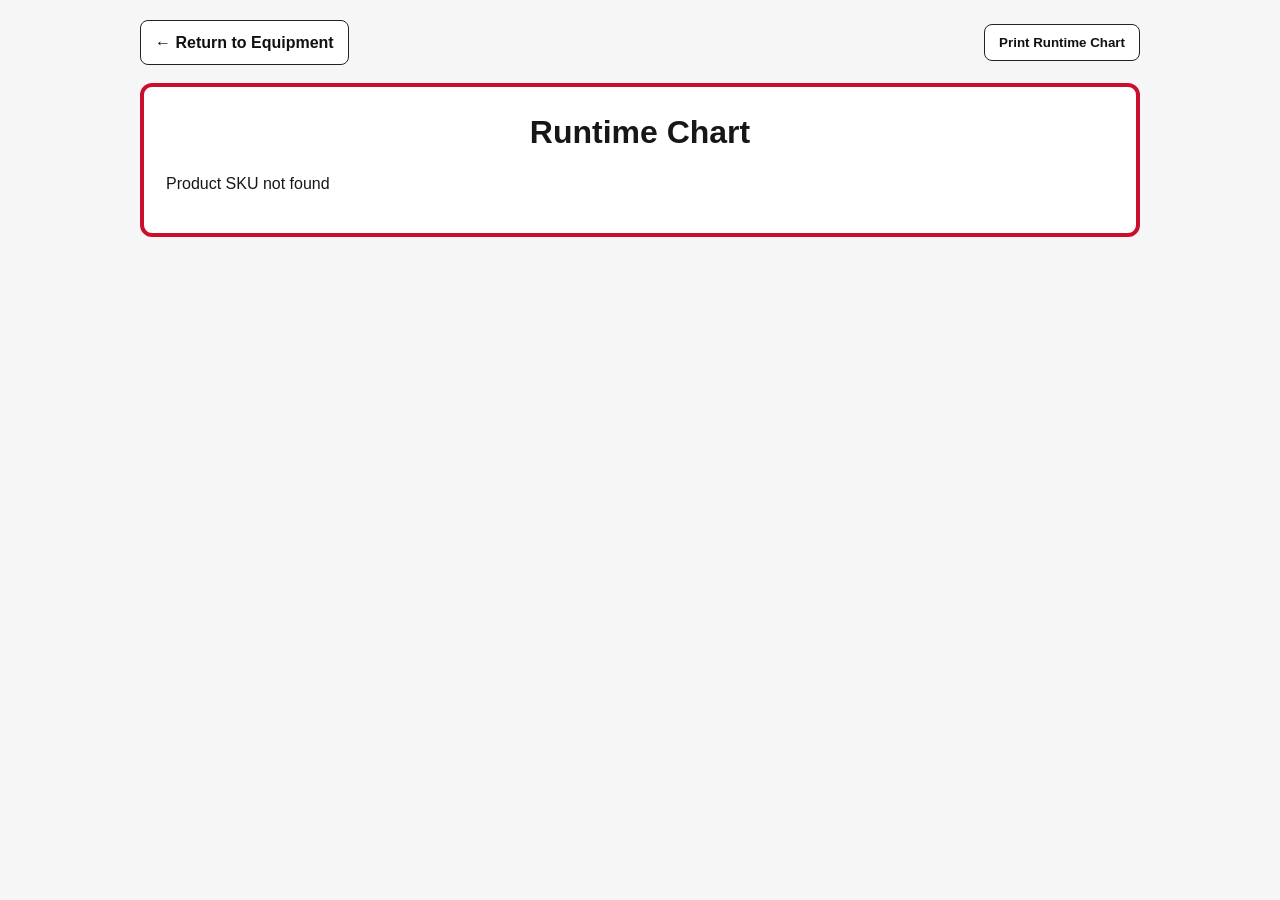
<file: runtime-chart.html>
<!DOCTYPE html>
<html lang="en">
<head>
<meta charset="UTF-8">
<meta name="viewport" content="width=device-width,initial-scale=1">
<title>STIHL Runtime Chart | West End Power</title>
<style>
*{box-sizing:border-box}body{margin:0;padding:20px;font:16px/1.45 Arial,sans-serif;color:#171717;background:#f6f6f6}
.wrap{max-width:1000px;margin:auto}.top{display:flex;justify-content:space-between;align-items:center;gap:12px;flex-wrap:wrap;margin-bottom:18px}
a,button{border:1px solid #222;border-radius:8px;padding:10px 14px;background:#fff;color:#111;text-decoration:none;font-weight:800;cursor:pointer}
.sheet{background:#fff;border:4px solid #c8102e;border-radius:12px;padding:22px}.sheet h1{text-align:center;margin:0 0 5px}.sub{text-align:center;color:#666;margin-bottom:18px}
.table-wrap{overflow:auto}.runtime{width:100%;border-collapse:collapse;min-width:650px}.runtime th,.runtime td{padding:11px;border:1px solid #ccc;text-align:center}.runtime thead th{background:#202020;color:#fff}.runtime tbody th{text-align:left;background:#fafafa}
.note{margin-top:14px;padding-top:10px;border-top:1px solid #ccc;font-size:12px;font-weight:700;color:#555}
@media print{body{padding:0;background:#fff}.top{display:none}.sheet{border-radius:0}}
</style>
</head>
<body>
<div class="wrap">
<div class="top"><a id="back" href="./index.html">← Return</a><button onclick="window.print()">Print Runtime Chart</button></div>
<div id="app" class="sheet">Loading runtime chart…</div>
</div>
<script>
(function(){
'use strict';
const q=new URLSearchParams(location.search),sku=(q.get('sku')||'').trim(),category=(q.get('category')||'Equipment').trim(),ret=(q.get('return')||'').trim();
const clean=v=>String(v==null?'':v).replace(/^\uFEFF/,'').trim();
const esc=v=>clean(v).replace(/&/g,'&amp;').replace(/</g,'&lt;').replace(/>/g,'&gt;').replace(/"/g,'&quot;').replace(/'/g,'&#39;');
function parseCSV(text){const rows=[];let row=[],field='',quoted=false;for(let i=0;i<text.length;i++){const c=text[i];if(quoted){if(c==='"'&&text[i+1]==='"'){field+='"';i++}else if(c==='"')quoted=false;else field+=c}else{if(c==='"')quoted=true;else if(c===','){row.push(field);field=''}else if(c==='\n'){row.push(field.replace(/\r$/,''));rows.push(row);row=[];field=''}else field+=c}}if(field.length||row.length){row.push(field);rows.push(row)}const h=(rows.shift()||[]).map(clean);return rows.filter(r=>r.some(x=>clean(x)!=='')).map(r=>Object.fromEntries(h.map((k,i)=>[k,r[i]||''])))} 
async function csv(path){const r=await fetch(path,{cache:'no-store'});if(!r.ok)throw new Error(path+' '+r.status);return parseCSV(await r.text())}
function val(row,id,suffix){for(let i=1;i<=10;i++){if(clean(row['BatteryID'+i]).toUpperCase()===id.toUpperCase())return clean(row['RunTime'+suffix+i])}return ''}
async function init(){
 const back=document.getElementById('back');back.href=ret||('./index.html?category='+encodeURIComponent(category));back.textContent='← Return to '+category;
 try{
  const [products,runtime,batteries]=await Promise.all([csv('data/products.csv'),csv('data/compatibility-runtime.csv'),csv('data/batteries.csv')]);
  const product=products.find(x=>clean(x.SKU)===sku);if(!product)throw new Error('Product SKU not found');
  const row=runtime.find(x=>clean(x.ToolSKU)===sku);if(!row)throw new Error('No runtime chart is available for this product.');
  const ids=[];for(let i=1;i<=10;i++){const id=clean(row['BatteryID'+i]);if(id)ids.push(id)}
  if(!ids.length)throw new Error('No compatible battery runtime data is listed for this product.');
  const name=clean(product.Model)||clean(product.Description)||sku;
  const rows=ids.map(id=>{
    const b=batteries.find(x=>[x.BatteryID,x.Model].map(clean).some(v=>v.toUpperCase()===id.toUpperCase()))||{};
    const low=val(row,id,'Min'),high=val(row,id,'Max');
    const runtime=low&&high?(low===high?low+' min':low+' - '+high+' min'):low?low+' min':high?high+' min':'—';
    return '<tr><th>'+esc(clean(b.Model)||id)+'</th><td>'+esc(runtime)+'</td><td>'+esc(clean(b.Ah)||'—')+'</td><td>'+esc(clean(b.Wh)||'—')+'</td><td>'+esc(clean(b.WeightLb)||'—')+'</td></tr>';
  }).join('');
  document.getElementById('app').innerHTML='<h1>'+esc(name)+' Runtime Chart</h1><div class="sub">SKU '+esc(sku)+'</div><div class="table-wrap"><table class="runtime"><thead><tr><th>Battery</th><th>Estimated Runtime</th><th>Ah</th><th>Wh</th><th>Weight (lb.)</th></tr></thead><tbody>'+rows+'</tbody></table></div><div class="note">* Estimated runtime may vary based on operating conditions, application and battery condition.</div>';
 }catch(e){document.getElementById('app').innerHTML='<h1>Runtime Chart</h1><p>'+esc(e.message)+'</p>'}
}
init();
})();
</script>
</body>
</html>
</file>
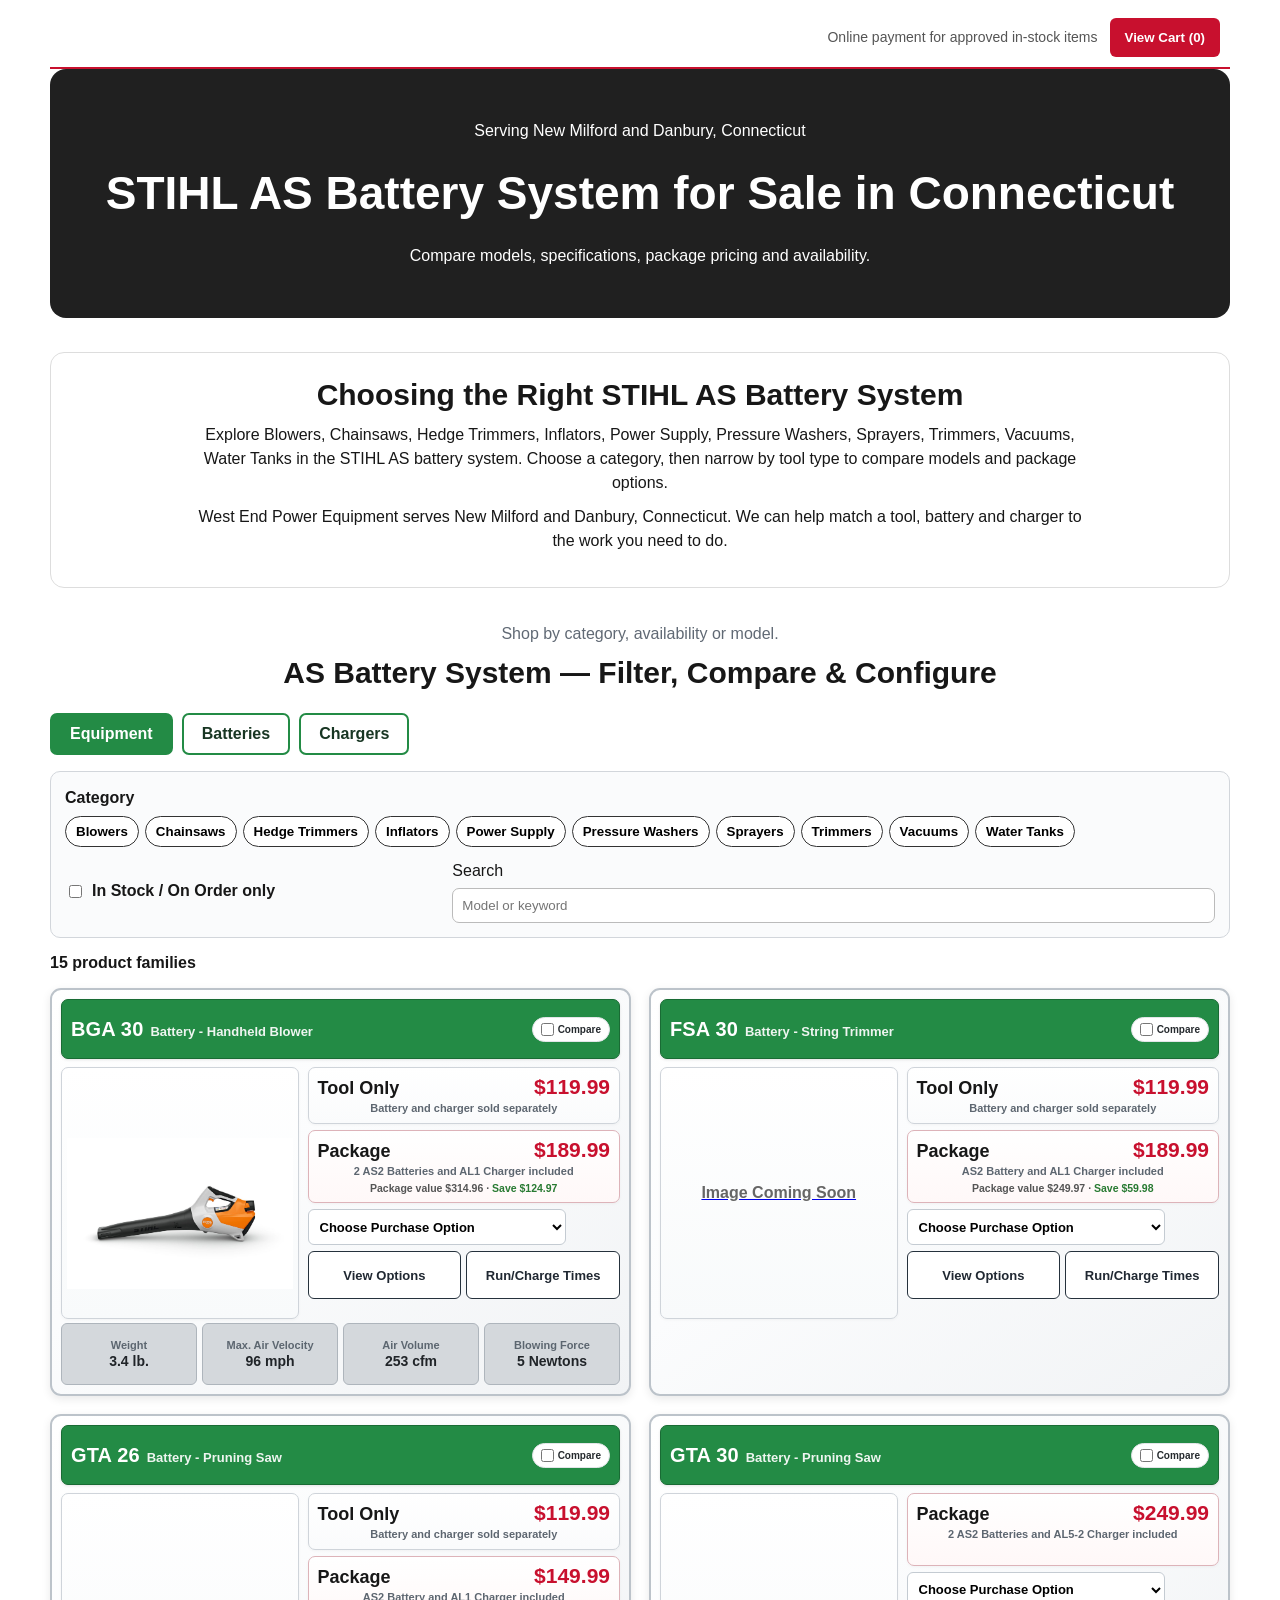
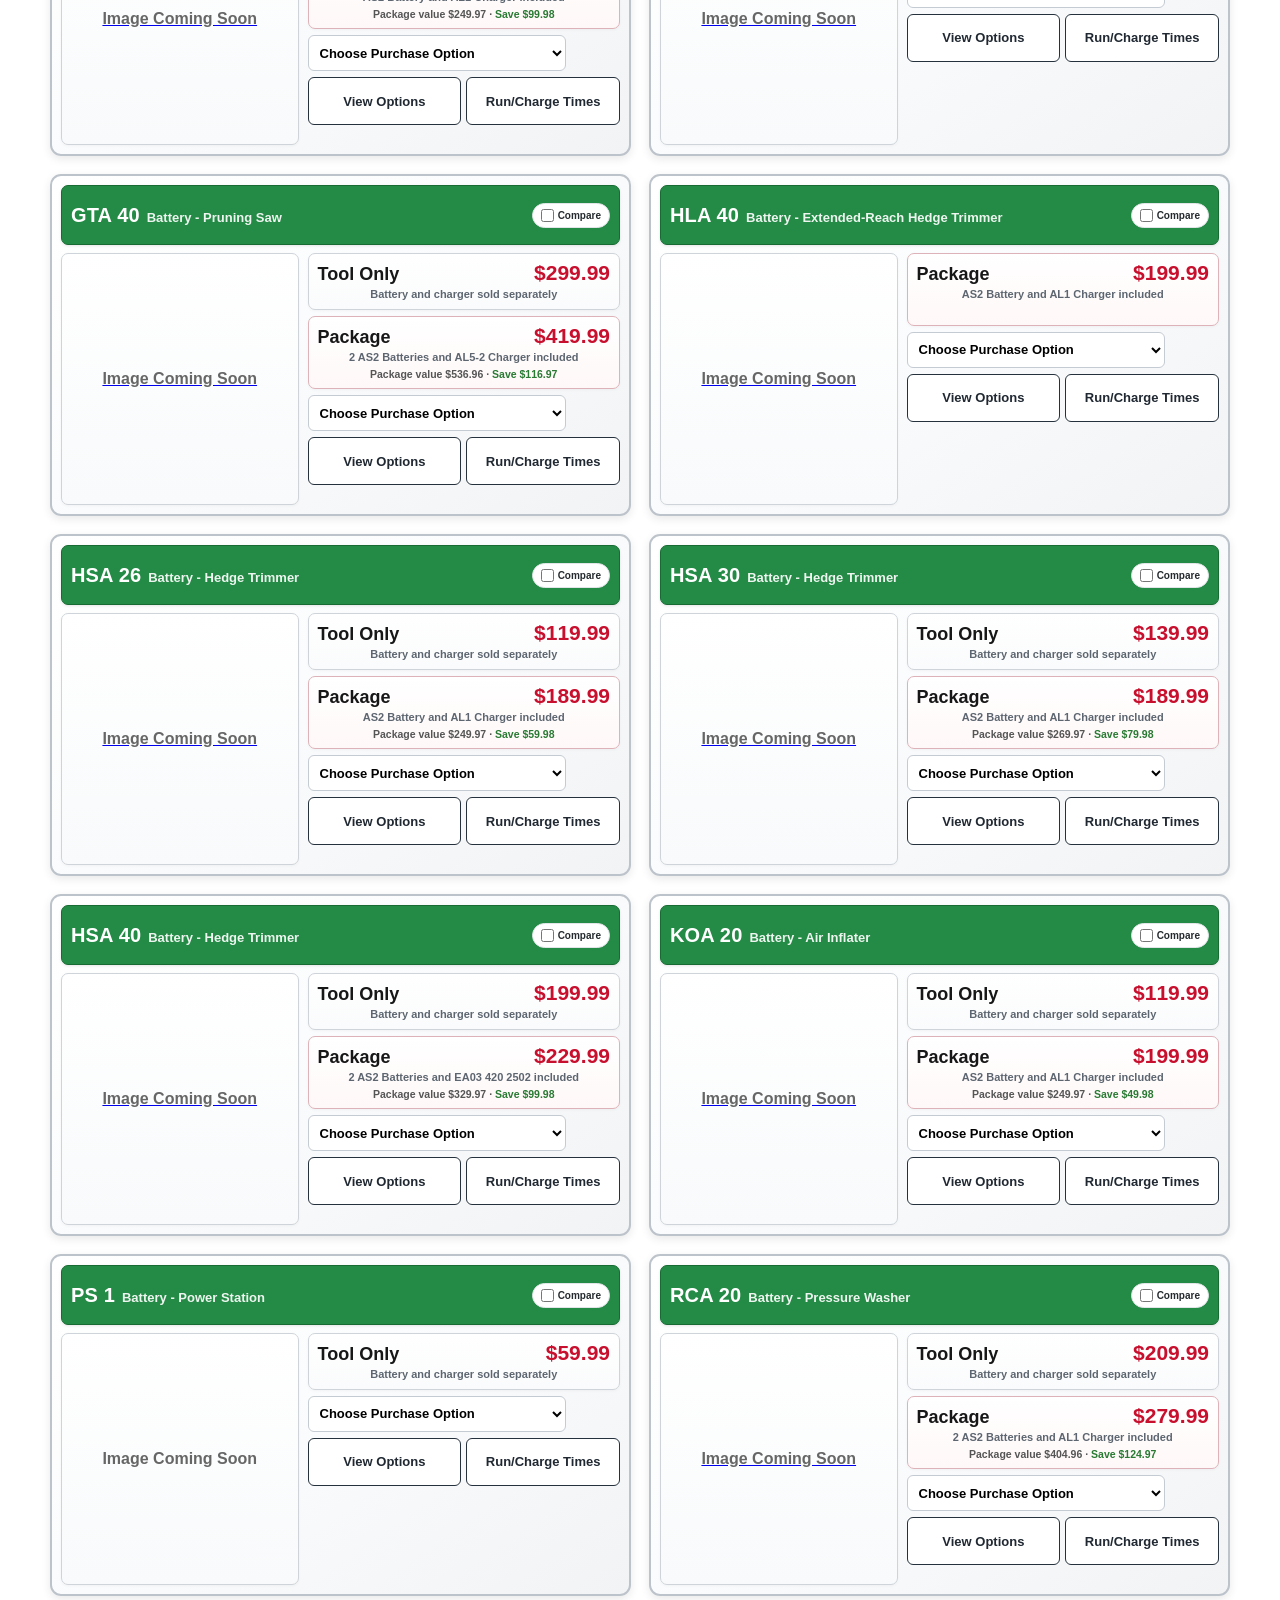
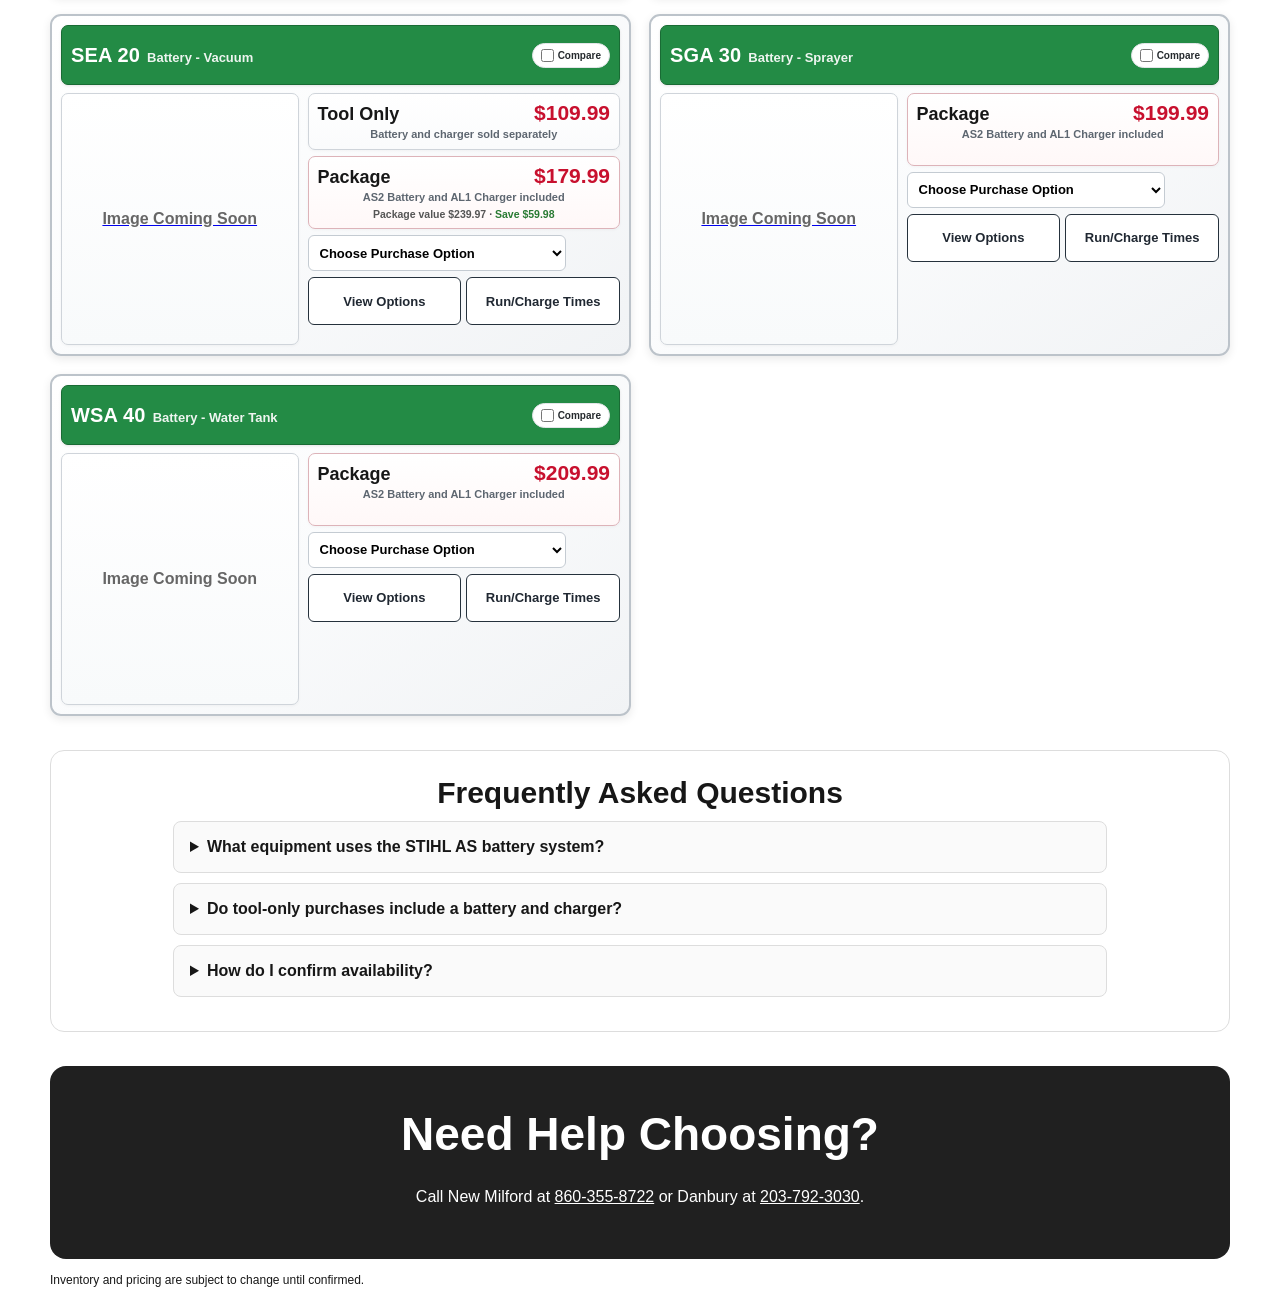
<file: stihl-as-battery-system-connecticut.html>
<!doctype html>
<html lang="en">
<head>
<meta charset="utf-8">
<meta name="viewport" content="width=device-width,initial-scale=1">
<title>STIHL AS Battery System for Sale in CT | West End Power</title>
<meta name="description" content="Shop STIHL AS battery equipment at West End Power Equipment in New Milford and Danbury, CT. Compare tools, package pricing and model options.">
<link rel="canonical" href="https://www.westendpower.com/stihl-as-battery-system-connecticut">
<script type="application/ld+json">{"@context":"https://schema.org","@type":"Store","name":"West End Power Equipment","url":"https://www.westendpower.com","areaServed":["New Milford, Connecticut","Danbury, Connecticut"]}</script>
<style>
.wep-page{max-width:1180px;margin:auto;font:16px/1.5 Arial,sans-serif;color:#171717}
.wep-hero{padding:34px 22px;border-radius:16px;background:#202020;color:#fff;text-align:center}
.wep-hero h1,.wep-hero h2{font-size:clamp(28px,5vw,46px);margin:0 0 10px}
.wep-updated{margin:8px 0 0;font-size:13px;color:#eee}
.wep-seo-section{margin:34px 0;padding:24px;border:1px solid #ddd;border-radius:14px;background:#fff}
.wep-seo-section>h2{margin:0 0 10px;font-size:30px;line-height:1.2;text-align:center}
.wep-seo-section>p{max-width:900px;margin:10px auto;text-align:center}
.wep-table-wrap{margin-top:20px;overflow-x:auto;border:1px solid #ccc;border-radius:10px}
.wep-comparison table{width:100%;border-collapse:collapse;min-width:760px}
.wep-comparison th,.wep-comparison td{padding:11px;border-bottom:1px solid #ddd;text-align:left;vertical-align:middle}
.wep-comparison thead th{background:#202020;color:#fff;white-space:nowrap}
.wep-comparison tbody tr:nth-child(even){background:#f7f7f7}
.wep-comparison tbody th{font-weight:800}
.wep-comparison a{color:#a20d25;font-weight:800}
.wep-choice-grid{display:grid;grid-template-columns:repeat(3,minmax(0,1fr));gap:16px;margin-top:20px}
.wep-choice-grid article{padding:18px;border-top:5px solid #c8102e;border-radius:9px;background:#f6f6f6;text-align:center}
.wep-choice-grid article>span{font-size:12px;font-weight:900;text-transform:uppercase;color:#666}
.wep-choice-grid h3{margin:7px 0;font-size:21px}
.wep-choice-grid a{font-weight:800;color:#a20d25}
.wep-faq details{max-width:900px;margin:10px auto;border:1px solid #ddd;border-radius:8px;padding:13px 16px;background:#fafafa}
.wep-faq summary{cursor:pointer;font-weight:800}
.wep-faq details p{margin:9px 0 0}
.wep-product-section{margin:38px 0}.wep-subgroup{margin:26px 0}.wep-subgroup>h3{font-size:24px;margin:0 0 14px;padding-bottom:8px;border-bottom:2px solid #c8102e}
.wep-section-heading{text-align:center;margin-bottom:20px}
.wep-section-heading h2{font-size:32px;margin:0 0 8px}
.wep-grid{display:grid;grid-template-columns:repeat(3,minmax(0,1fr));gap:22px}
.wep-card{display:flex;flex-direction:column;height:100%;overflow:hidden;border:1px solid #ccc;border-top:6px solid #c8102e;border-radius:14px;background:#fff;box-sizing:border-box;text-align:center}
.wep-media{position:relative;height:285px;flex:0 0 285px;display:flex;align-items:center;justify-content:center;background:#f5f5f5}
.wep-media img{width:100%;height:285px;object-fit:contain}
.wep-badge{position:absolute;left:12px;top:12px;color:#fff;border-radius:20px;padding:6px 10px;font-weight:800}
.wep-badge.stock{background:#287a32}
.wep-badge.on-order{background:#1f5f99}
.wep-badge.available{background:#555}
.wep-rebate-badge{position:absolute;right:12px;top:12px;display:flex;flex-direction:column;max-width:145px;border-radius:9px;padding:8px 11px;background:#c8102e;color:#fff;line-height:1.1;text-align:center;box-shadow:0 2px 7px rgba(0,0,0,.2)}
.wep-rebate-badge strong{text-transform:uppercase}
.wep-rebate-badge small{margin-top:4px;font-size:11px}
.wep-placeholder{text-align:center;font-size:22px}
.wep-body{display:flex;flex:1;flex-direction:column;align-items:stretch;padding:18px;text-align:center}
.wep-body h3{margin:0;font-size:23px;line-height:1.2;white-space:nowrap;overflow:hidden;text-overflow:ellipsis}
.wep-compact-details{margin:7px 0 10px;color:#555;font-size:14px;font-weight:700;white-space:nowrap;overflow:hidden;text-overflow:ellipsis}
.wep-offer{margin:2px 0 12px;padding:12px;border:1px solid #d5d5d5;border-radius:10px;background:#fafafa}
.wep-prices{display:flex;align-items:end;justify-content:center;gap:18px;text-align:center}
.wep-prices div{display:flex;flex-direction:column}
.wep-prices span{font-size:11px;font-weight:800;text-transform:uppercase;color:#666}
.wep-prices s{font-size:18px;color:#666}
.wep-prices div>strong{font-size:18px;color:#333}
.wep-current-price strong{font-size:27px!important;line-height:1.1;color:#c8102e!important}
.wep-limited-offer{margin-top:10px;padding-top:8px;border-top:1px solid #ddd;text-align:center}
.wep-limited-label{display:block;font-size:11px;font-weight:900;text-transform:uppercase;color:#555}
.wep-extra-row{display:flex;align-items:center;justify-content:center;gap:9px;flex-wrap:wrap;margin-top:5px}
.wep-extra-row strong{color:#287a32}
.wep-extra-row b{color:#555}
.wep-after-rebate{display:flex;align-items:baseline;justify-content:center;gap:8px;margin-top:5px;font-weight:900}
.wep-after-rebate strong{font-size:21px;color:#c8102e}
.wep-limited-offer small{display:block;margin-top:3px;color:#666;font-size:11px}.wep-actions{display:grid;grid-template-columns:repeat(2,minmax(0,1fr));gap:8px;margin:14px 0 0;margin-top:auto;padding-top:14px}
.wep-actions a{display:flex;align-items:center;justify-content:center;min-height:46px;border:2px solid #171717;border-radius:7px;padding:8px;text-decoration:none;font-weight:800;text-align:center}
.wep-actions .primary{background:#c8102e;color:#fff}.wep-actions a:nth-child(n+3){grid-column:1/-1}
@media(max-width:760px){
  .wep-grid{grid-template-columns:1fr}
  .wep-choice-grid{grid-template-columns:1fr}
  .wep-seo-section{padding:18px}
}
</style>

</head>
<body>
<div class="wep-page">
<section class="wep-hero"><p>Serving New Milford and Danbury, Connecticut</p><h1>STIHL AS Battery System for Sale in Connecticut</h1><p>Compare models, specifications, package pricing and availability.</p></section>
<section class="wep-seo-section" aria-labelledby="wep-guide-heading"><h2 id="wep-guide-heading">Choosing the Right STIHL AS Battery System</h2><p>Explore Blowers, Chainsaws, Hedge Trimmers, Inflators, Power Supply, Pressure Washers, Sprayers, Trimmers, Vacuums, Water Tanks in the STIHL AS battery system. Choose a category, then narrow by tool type to compare models and package options.</p><p>West End Power Equipment serves New Milford and Danbury, Connecticut. We can help match a tool, battery and charger to the work you need to do.</p></section>
<style id="wep-smart-style">.wep-product-section,.wep-comparison{display:none!important}.wep-smart-catalog{margin:30px 0;font-family:Arial,sans-serif;color:#171717}.wep-smart-heading{text-align:center;margin:0 0 18px}.wep-smart-heading p{margin:0 0 4px;color:#606974}.wep-smart-heading h2{margin:0;font-size:30px}.wep-smart-toolbar{display:grid;grid-template-columns:repeat(3,minmax(0,1fr));gap:12px;padding:14px;border:1px solid #d2d6db;border-radius:10px;background:#fafbfc}.wep-filter-buttons{display:flex;flex-wrap:wrap;gap:6px;margin-top:6px}.wep-category-row,.wep-subcategory-row{grid-column:1/-1}.wep-subcategory-row[hidden]{display:none!important}.wep-filter-buttons button,.wep-compare-bar button{border:1px solid #333;border-radius:999px;background:#fff;padding:7px 10px;font-weight:800;cursor:pointer}.wep-filter-buttons button.active{background:#202020;color:#fff}.wep-stock-toggle{display:flex;align-items:center;gap:7px;font-weight:800;grid-column:1/2}.wep-stock-toggle input{width:auto}.wep-search-label{grid-column:2/4}.wep-search-label input{display:block;width:100%;margin-top:5px;padding:9px;border:1px solid #bbb;border-radius:7px}.wep-smart-results{margin:13px 0;font-weight:800}.wep-smart-grid{display:grid;grid-template-columns:repeat(2,minmax(0,1fr));gap:18px;align-items:stretch}.wep-smart-card{display:flex;flex-direction:column;min-width:0;overflow:hidden;border:2px solid #bcc3ca;border-radius:11px;background:linear-gradient(145deg,#ffffff 0%,#fbfcfd 42%,#f1f3f5 100%);box-shadow:0 3px 10px rgba(0,0,0,.09);padding:9px}.wep-card-header{display:flex;align-items:center;justify-content:space-between;gap:10px;min-height:44px;margin-bottom:8px;padding:7px 9px;border:1px solid #196b34;border-radius:7px;background:#238B45;color:#202428;box-shadow:0 1px 3px rgba(0,0,0,.10)}.wep-model-heading{display:flex;align-items:baseline;gap:7px;min-width:0;margin:0}.wep-model-heading strong{font-size:20px;line-height:1;font-weight:900;color:#fff;letter-spacing:.15px;white-space:nowrap;text-shadow:none}.wep-model-heading span{font-size:13px;line-height:1;font-weight:700;color:#EEF5F0;white-space:nowrap}.wep-compare-pick{display:flex;align-items:center;gap:4px;flex:0 0 auto;margin:0;padding:4px 8px;border:1px solid #e2e5e8;border-radius:999px;background:#fff;color:#252a2e;font-size:10px;font-weight:800;white-space:nowrap}.wep-compare-pick input{width:auto;margin:0}.wep-card-main{display:grid;grid-template-columns:minmax(0,.95fr) minmax(0,1.25fr);gap:9px;align-items:stretch}.wep-card-left{display:flex;min-width:0}.wep-smart-media{position:relative;display:flex;align-items:center;justify-content:center;width:100%;min-height:250px;overflow:hidden;border:1px solid #cfd4da;border-radius:7px;background:linear-gradient(180deg,#fff,#f8fafb);box-shadow:0 1px 3px rgba(0,0,0,.04)}.wep-image-link{display:flex;width:100%;height:100%;align-items:center;justify-content:center}.wep-smart-media img{display:block;width:100%;height:100%;object-fit:contain;padding:46px 5px 5px;box-sizing:border-box}.wep-smart-placeholder{font-weight:800;color:#666}.wep-promo-ribbon{position:absolute;z-index:5;left:7px;right:7px;top:6px;height:39px;display:flex;align-items:center;justify-content:center;pointer-events:none}.wep-ribbon-center{position:relative;z-index:3;min-width:62%;padding:4px 9px 5px;border:2px solid #d6b53a;border-radius:4px;background:linear-gradient(90deg,#990000,#d72128 35%,#c4161d 70%,#8e0000);color:#fff3a3;text-align:center;box-shadow:0 2px 4px rgba(0,0,0,.18)}.wep-ribbon-center strong{display:block;font-size:10px;line-height:1;font-weight:900;white-space:nowrap;color:#fff3a3}.wep-ribbon-center small{display:block;margin-top:3px;font-size:7px;line-height:1;font-weight:900;white-space:nowrap;color:#fff}.wep-ribbon-tail{position:absolute;z-index:1;top:9px;width:24%;height:25px;border:1px solid #d6b53a;background:linear-gradient(90deg,#870000,#c8171f)}.wep-ribbon-left{left:0;clip-path:polygon(0 0,100% 15%,78% 100%,0 85%)}.wep-ribbon-right{right:0;clip-path:polygon(0 15%,100% 0,100% 85%,22% 100%)}.wep-card-buy{display:flex;flex-direction:column;gap:6px;min-width:0;height:100%}.wep-price-lines{display:flex;flex-direction:column;gap:6px;margin:0}.wep-price-choice{padding:8px 9px;border:1px solid #cfd4da;border-radius:7px;background:linear-gradient(180deg,#fff,#fafbfc);box-shadow:0 1px 3px rgba(0,0,0,.04);text-align:left}.wep-price-choice.wep-kit-choice{border-color:#ddb3b9;background:linear-gradient(180deg,#fff,#fff8f8)}.wep-price-heading{display:flex;align-items:baseline;justify-content:space-between;gap:7px;width:100%;margin:0;white-space:nowrap}.wep-price-label{flex:0 0 auto;font-size:18px;line-height:1;font-weight:900;white-space:nowrap}.wep-price-pair{display:flex;align-items:baseline;justify-content:flex-end;gap:5px;flex:0 0 auto;margin:0;white-space:nowrap}.wep-price-pair del{font-size:12px;line-height:1;color:#666;white-space:nowrap}.wep-price-pair strong{font-size:21px;line-height:1;font-weight:900;color:#c8102e;white-space:nowrap}.wep-price-coming-soon{font-size:13px!important;color:#555!important}.wep-includes,.wep-package-value{display:block;margin-top:5px;text-align:center;line-height:1.15;white-space:nowrap}.wep-includes{font-size:11px;color:#5d6670;font-weight:700}.wep-package-value{font-size:10.5px;color:#555;font-weight:800}.wep-save{font-size:10.5px!important;color:#287a32!important;font-weight:900!important}.wep-package-spacer{visibility:hidden;height:11px}.wep-config-row{display:grid;grid-template-columns:minmax(0,1fr) 48px;gap:6px;margin:0}.wep-variant,.wep-main-qty{width:100%;height:35px;margin:0;padding:5px 7px;border:1px solid #c4cbd2;border-radius:6px;background:#fff;font-size:10.5px;font-weight:700;box-sizing:border-box}.wep-main-qty{text-align:center}.wep-smart-actions{display:grid;grid-template-columns:repeat(2,minmax(0,1fr));gap:5px;margin:0}.wep-smart-actions.wep-two-actions{grid-template-columns:1fr}.wep-smart-actions a,.wep-smart-actions button{display:flex;align-items:center;justify-content:center;min-height:31px;padding:4px 5px;border:1px solid #25313c;border-radius:6px;background:#fff;color:#202832;text-decoration:none;font-size:9px;line-height:1;font-weight:900;text-align:center;cursor:pointer}.wep-smart-actions a{font-size:13px!important;font-weight:800!important}.wep-add-cart{grid-column:1/-1;display:flex!important;align-items:center!important;justify-content:center!important;gap:6px!important;min-height:39px!important;background:#c8102e!important;border-color:#c8102e!important;color:#fff!important;font-size:10.5px!important}.wep-add-cart svg{width:16px;height:16px;flex:0 0 auto}.wep-spec-strip{display:grid;grid-template-columns:repeat(4,minmax(0,1fr));gap:5px;margin:4px 0 0}.wep-spec-tile{display:flex;align-items:center;justify-content:center;min-width:0;min-height:50px;padding:5px 7px;border:1px solid #aeb5bc;border-radius:6px;background:#d4d8dc;text-align:center}.wep-spec-copy{display:block;width:100%;min-width:0;text-align:center}.wep-spec-label{display:block;font-size:11px;line-height:1.1;font-weight:700;color:#5c6670;text-align:center;white-space:normal}.wep-spec-copy strong{display:block;margin-top:3px;font-size:14px;line-height:1.05;font-weight:900;color:#202428;text-align:center;white-space:nowrap}.wep-compare-bar{position:sticky;bottom:12px;z-index:20;display:flex;align-items:center;gap:9px;margin:18px auto;padding:10px 13px;max-width:620px;border-radius:10px;background:#202020;color:#fff;box-shadow:0 5px 20px rgba(0,0,0,.25)}.wep-compare-bar[hidden]{display:none}.wep-compare-bar span{margin-right:auto}.wep-cart{margin:28px 0;padding:18px;border:2px solid #202020;border-radius:12px;background:#fff}.wep-cart-head{display:flex;justify-content:space-between;align-items:center}.wep-cart-line{display:grid;grid-template-columns:1fr auto auto;gap:11px;align-items:center;padding:11px 0;border-top:1px solid #ddd}.wep-cart-line small{display:block;color:#666}.wep-cart-line button{border:0;background:none;text-decoration:underline;cursor:pointer}.wep-cart-footer{display:flex;justify-content:space-between;gap:18px;align-items:start;border-top:2px solid #222;padding-top:12px}.wep-cart-footer strong{font-size:25px}.wep-cart-footer p{max-width:560px;margin:0;color:#555}.wep-cart-empty{color:#666}dialog#wep-compare-dialog{width:min(1100px,94vw);max-height:90vh;border:0;border-radius:12px;padding:20px;box-shadow:0 14px 50px rgba(0,0,0,.35)}dialog#wep-compare-dialog::backdrop{background:rgba(0,0,0,.55)}.wep-dialog-close{float:right;border:0;background:none;font-size:30px;cursor:pointer}.wep-compare-table-wrap{overflow:auto}.wep-compare-table{width:100%;border-collapse:collapse;min-width:700px}.wep-compare-table th,.wep-compare-table td{padding:9px;border-bottom:1px solid #ddd;text-align:left}.wep-compare-table thead th{background:#202020;color:#fff;position:sticky;top:0}.wep-smart-card[hidden]{display:none!important}@media(max-width:900px){.wep-smart-grid{grid-template-columns:1fr}.wep-card-main{grid-template-columns:1fr}.wep-smart-media{min-height:280px}.wep-model-heading strong{font-size:20px;line-height:1;font-weight:900;color:#fff;letter-spacing:.15px;white-space:nowrap;text-shadow:none}.wep-model-heading span{font-size:13px;line-height:1;font-weight:700;color:#EEF5F0;white-space:nowrap}.wep-spec-strip{grid-template-columns:repeat(2,minmax(0,1fr))}.wep-price-label{font-size:19px}.wep-price-pair strong{font-size:22px}}@media(max-width:520px){.wep-smart-toolbar{grid-template-columns:1fr}.wep-stock-toggle,.wep-search-label{grid-column:1}.wep-card-header{display:flex;align-items:center;justify-content:space-between;gap:10px;min-height:44px;margin-bottom:8px;padding:7px 9px;border:1px solid #196b34;border-radius:7px;background:#238B45;color:#202428;box-shadow:0 1px 3px rgba(0,0,0,.10)}.wep-model-heading{display:block}.wep-model-heading span{font-size:13px;line-height:1;font-weight:700;color:#EEF5F0;white-space:nowrap}.wep-smart-media{min-height:240px}.wep-spec-tile{gap:6px}.wep-spec-label{font-size:10px}.wep-spec-copy strong{font-size:13px}.wep-cart-line{grid-template-columns:1fr auto}.wep-cart-footer{display:block}}.wep-variant,.wep-main-qty{height:36px!important;font-size:13px!important;font-weight:800!important}.wep-smart-actions a,.wep-smart-actions button{min-height:36px!important;font-size:13px!important;font-weight:800!important;padding:5px 7px!important}.wep-add-cart{min-height:36px!important;font-size:13px!important;font-weight:800!important}.wep-accessory-nav{display:flex;flex-wrap:wrap;gap:9px;margin:0 0 16px}.wep-accessory-nav button{padding:10px 18px;border:2px solid #238b45;border-radius:7px;background:#fff;color:#183623;font-size:16px;font-weight:800;cursor:pointer}.wep-accessory-nav button[aria-pressed="true"]{background:#238b45;color:#fff}.wep-accessory-panel[hidden]{display:none!important}.wep-accessory-panel{margin:0 0 20px;padding:20px;border:1px solid #d2d6db;border-radius:10px;background:#fafbfc}.wep-accessory-panel h3{margin:0 0 6px;font-size:24px}.wep-accessory-panel p{margin:0 0 18px}.wep-accessory-grid{display:grid;grid-template-columns:repeat(auto-fit,minmax(210px,1fr));gap:12px}.wep-accessory-card{border:1px solid #cbd3d8;border-radius:8px;padding:17px;background:#fff}.wep-accessory-card h4{margin:0 0 12px;font-size:18px}.wep-accessory-card strong{font-size:20px}.wep-smart-catalog.wep-show-accessories .wep-smart-toolbar,.wep-smart-catalog.wep-show-accessories .wep-smart-results,.wep-smart-catalog.wep-show-accessories .wep-smart-grid,.wep-smart-catalog.wep-show-accessories .wep-compare-bar,.wep-smart-catalog.wep-show-accessories .wep-cart{display:none!important}</style><section id="wep-smart-catalog" class="wep-smart-catalog" data-filter-scope="category"><div class="wep-smart-heading"><p>Shop by category, availability or model.</p><h2>AS Battery System &mdash; Filter, Compare &amp; Configure</h2></div><nav class="wep-accessory-nav" aria-label="Browse AS battery system"><button type="button" data-shop-view="tools" aria-pressed="true">Equipment</button><button type="button" data-shop-view="batteries" aria-pressed="false">Batteries</button><button type="button" data-shop-view="chargers" aria-pressed="false">Chargers</button></nav><section class="wep-accessory-panel" data-accessory-panel="batteries" hidden><h3>AS Batteries</h3><p>Compatible with the AS battery system. Contact West End Power to confirm availability.</p><div class="wep-accessory-grid"><article class="wep-accessory-card"><h4>AS 2</h4><strong>$64.99</strong></article></div></section><section class="wep-accessory-panel" data-accessory-panel="chargers" hidden><h3>AS Chargers</h3><p>Compatible with the AS battery system. Contact West End Power to confirm availability.</p><div class="wep-accessory-grid"><article class="wep-accessory-card"><h4>AL1 Charger</h4><strong>$64.99</strong></article><article class="wep-accessory-card"><h4>AL5 Battery Charger</h4><strong>$74.99</strong></article><article class="wep-accessory-card"><h4>AL5-2 High Speed Charger</h4><strong>$106.99</strong></article></div></section><div class="wep-smart-toolbar"><div class="wep-category-row"><strong>Category</strong><div class="wep-filter-buttons" id="wep-type-filters"><button type="button" data-filter-type="Blowers">Blowers</button><button type="button" data-filter-type="Chainsaws">Chainsaws</button><button type="button" data-filter-type="Hedge Trimmers">Hedge Trimmers</button><button type="button" data-filter-type="Inflators">Inflators</button><button type="button" data-filter-type="Power Supply">Power Supply</button><button type="button" data-filter-type="Pressure Washers">Pressure Washers</button><button type="button" data-filter-type="Sprayers">Sprayers</button><button type="button" data-filter-type="Trimmers">Trimmers</button><button type="button" data-filter-type="Vacuums">Vacuums</button><button type="button" data-filter-type="Water Tanks">Water Tanks</button></div></div><div class="wep-subcategory-row" id="wep-subcategory-row" hidden><strong>Subcategory</strong><div class="wep-filter-buttons" id="wep-subcategory-filters"></div></div><label class="wep-stock-toggle"><input type="checkbox" id="wep-stock-only"> In Stock / On Order only</label><label class="wep-search-label">Search<input id="wep-smart-search" type="search" placeholder="Model or keyword"></label></div><div class="wep-smart-results"><span id="wep-result-count">15</span> product families</div><div class="wep-smart-grid" id="wep-smart-grid"><article class="wep-smart-card" data-family="BGA30" data-type="Handheld Blower" data-power="Battery" data-series="AS" data-stock="0" data-order="0"><header class="wep-card-header"><h3 class="wep-model-heading"><strong>BGA 30</strong><span>Battery - Handheld Blower</span></h3><label class="wep-compare-pick"><input type="checkbox" data-compare="BGA30"><span>Compare</span></label></header><div class="wep-card-main"><section class="wep-card-left"><div class="wep-smart-media"><a class="wep-image-link" data-product-link="BGA30" href="https://www.westendpower.com/new-models/stihl-bga-30-unit-only-29386321b" target="_blank" rel="noopener noreferrer"><img src="https://westendpower.github.io/stihl-battery-configurator/images/Products/BGA30.jpg" alt="BGA 30" loading="lazy"></a></div></section><section class="wep-card-buy"><div class="wep-price-lines"><div class="wep-price-choice wep-tool-choice"><div class="wep-price-heading"><span class="wep-price-label">Tool Only</span><span class="wep-price-pair"><strong>$119.99</strong></span></div><small class="wep-includes">Battery and charger sold separately</small></div><div class="wep-price-choice wep-kit-choice"><div class="wep-price-heading"><span class="wep-price-label">Package</span><span class="wep-price-pair"><strong>$189.99</strong></span></div><small class="wep-includes">2 AS2 Batteries and AL1 Charger included</small><small class="wep-package-value">Package value $314.96 <span aria-hidden="true">&middot;</span> <strong class="wep-save">Save $124.97</strong></small></div></div><div class="wep-config-row"><select aria-label="Choose Purchase Option" class="wep-variant" data-family="BGA30"><option value="" selected disabled>Choose Purchase Option</option><option value="0">Tool Only</option><option value="1">Package</option></select></div><div class="wep-smart-actions"><a href="product-options.html?sku=BA08%20011%205902%20US&category=Blowers" data-options="BGA30">View Options</a><a href="https://westendpower.github.io/stihl-battery-configurator/?category=Blowers&amp;sku=BA08%20011%205902%20US" data-runtime="BGA30">Run/Charge Times</a></div></section></div><div class="wep-spec-strip"><div class="wep-spec-tile"><span class="wep-spec-copy"><span class="wep-spec-label">Weight</span><strong>3.4 lb.</strong></span></div><div class="wep-spec-tile"><span class="wep-spec-copy"><span class="wep-spec-label">Max. Air Velocity</span><strong>96 mph</strong></span></div><div class="wep-spec-tile"><span class="wep-spec-copy"><span class="wep-spec-label">Air Volume</span><strong>253 cfm</strong></span></div><div class="wep-spec-tile"><span class="wep-spec-copy"><span class="wep-spec-label">Blowing Force</span><strong>5 Newtons</strong></span></div></div></article><article class="wep-smart-card" data-family="FSA30" data-type="String Trimmer" data-power="Battery" data-series="AS" data-stock="0" data-order="0"><header class="wep-card-header"><h3 class="wep-model-heading"><strong>FSA 30</strong><span>Battery - String Trimmer</span></h3><label class="wep-compare-pick"><input type="checkbox" data-compare="FSA30"><span>Compare</span></label></header><div class="wep-card-main"><section class="wep-card-left"><div class="wep-smart-media"><a class="wep-image-link" data-product-link="FSA30" href="https://www.westendpower.com/new-models/stihl-fsa-30-unit-only-29386209b" target="_blank" rel="noopener noreferrer"><div class="wep-smart-placeholder">Image Coming Soon</div></a></div></section><section class="wep-card-buy"><div class="wep-price-lines"><div class="wep-price-choice wep-tool-choice"><div class="wep-price-heading"><span class="wep-price-label">Tool Only</span><span class="wep-price-pair"><strong>$119.99</strong></span></div><small class="wep-includes">Battery and charger sold separately</small></div><div class="wep-price-choice wep-kit-choice"><div class="wep-price-heading"><span class="wep-price-label">Package</span><span class="wep-price-pair"><strong>$189.99</strong></span></div><small class="wep-includes">AS2 Battery and AL1 Charger included</small><small class="wep-package-value">Package value $249.97 <span aria-hidden="true">&middot;</span> <strong class="wep-save">Save $59.98</strong></small></div></div><div class="wep-config-row"><select aria-label="Choose Purchase Option" class="wep-variant" data-family="FSA30"><option value="" selected disabled>Choose Purchase Option</option><option value="0">Tool Only</option><option value="1">Package</option></select></div><div class="wep-smart-actions"><a href="product-options.html?sku=FA10%20011%205701%20US&category=Trimmers" data-options="FSA30">View Options</a><a href="https://westendpower.github.io/stihl-battery-configurator/?category=Trimmers&amp;sku=FA10%20011%205701%20US" data-runtime="FSA30">Run/Charge Times</a></div></section></div></article><article class="wep-smart-card" data-family="GTA26" data-type="Pruning Saw" data-power="Battery" data-series="AS" data-stock="0" data-order="0"><header class="wep-card-header"><h3 class="wep-model-heading"><strong>GTA 26</strong><span>Battery - Pruning Saw</span></h3><label class="wep-compare-pick"><input type="checkbox" data-compare="GTA26"><span>Compare</span></label></header><div class="wep-card-main"><section class="wep-card-left"><div class="wep-smart-media"><a class="wep-image-link" data-product-link="GTA26" href="https://www.westendpower.com/new-models/stihl-gta-26-unit-only-battery-garden-pruner-29386371b" target="_blank" rel="noopener noreferrer"><div class="wep-smart-placeholder">Image Coming Soon</div></a></div></section><section class="wep-card-buy"><div class="wep-price-lines"><div class="wep-price-choice wep-tool-choice"><div class="wep-price-heading"><span class="wep-price-label">Tool Only</span><span class="wep-price-pair"><strong>$119.99</strong></span></div><small class="wep-includes">Battery and charger sold separately</small></div><div class="wep-price-choice wep-kit-choice"><div class="wep-price-heading"><span class="wep-price-label">Package</span><span class="wep-price-pair"><strong>$149.99</strong></span></div><small class="wep-includes">AS2 Battery and AL1 Charger included</small><small class="wep-package-value">Package value $249.97 <span aria-hidden="true">&middot;</span> <strong class="wep-save">Save $99.98</strong></small></div></div><div class="wep-config-row"><select aria-label="Choose Purchase Option" class="wep-variant" data-family="GTA26"><option value="" selected disabled>Choose Purchase Option</option><option value="0">Tool Only</option><option value="1">Package</option></select></div><div class="wep-smart-actions"><a href="product-options.html?sku=GA01%20011%206906%20US&category=Chainsaws" data-options="GTA26">View Options</a><a href="https://westendpower.github.io/stihl-battery-configurator/?category=Chainsaws&amp;sku=GA01%20011%206906%20US" data-runtime="GTA26">Run/Charge Times</a></div></section></div></article><article class="wep-smart-card" data-family="GTA30" data-type="Pruning Saw" data-power="Battery" data-series="AS" data-stock="0" data-order="0"><header class="wep-card-header"><h3 class="wep-model-heading"><strong>GTA 30</strong><span>Battery - Pruning Saw</span></h3><label class="wep-compare-pick"><input type="checkbox" data-compare="GTA30"><span>Compare</span></label></header><div class="wep-card-main"><section class="wep-card-left"><div class="wep-smart-media"><a class="wep-image-link" data-product-link="GTA30" href="https://www.westendpower.com/new-models/stihl-gta-30-set-wbatteries-charger-garden-pruner-29386380b" target="_blank" rel="noopener noreferrer"><div class="wep-smart-placeholder">Image Coming Soon</div></a></div></section><section class="wep-card-buy"><div class="wep-price-lines"><div class="wep-price-choice wep-kit-choice"><div class="wep-price-heading"><span class="wep-price-label">Package</span><span class="wep-price-pair"><strong>$249.99</strong></span></div><small class="wep-includes">2 AS2 Batteries and AL5-2 Charger included</small><small class="wep-package-value wep-package-spacer">&nbsp;</small></div></div><div class="wep-config-row"><select aria-label="Choose Purchase Option" class="wep-variant" data-family="GTA30"><option value="" selected disabled>Choose Purchase Option</option><option value="0">Package</option></select></div><div class="wep-smart-actions"><a href="product-options.html?sku=GA05%20011%206911%20US&category=Chainsaws" data-options="GTA30">View Options</a><a href="https://westendpower.github.io/stihl-battery-configurator/?category=Chainsaws&amp;sku=GA05%20011%206911%20US" data-runtime="GTA30">Run/Charge Times</a></div></section></div></article><article class="wep-smart-card" data-family="GTA40" data-type="Pruning Saw" data-power="Battery" data-series="AS" data-stock="0" data-order="0"><header class="wep-card-header"><h3 class="wep-model-heading"><strong>GTA 40</strong><span>Battery - Pruning Saw</span></h3><label class="wep-compare-pick"><input type="checkbox" data-compare="GTA40"><span>Compare</span></label></header><div class="wep-card-main"><section class="wep-card-left"><div class="wep-smart-media"><a class="wep-image-link" data-product-link="GTA40" href="https://www.westendpower.com/new-models/stihl-gta-40-unit-only-battery-garden-pruner-29386382b" target="_blank" rel="noopener noreferrer"><div class="wep-smart-placeholder">Image Coming Soon</div></a></div></section><section class="wep-card-buy"><div class="wep-price-lines"><div class="wep-price-choice wep-tool-choice"><div class="wep-price-heading"><span class="wep-price-label">Tool Only</span><span class="wep-price-pair"><strong>$299.99</strong></span></div><small class="wep-includes">Battery and charger sold separately</small></div><div class="wep-price-choice wep-kit-choice"><div class="wep-price-heading"><span class="wep-price-label">Package</span><span class="wep-price-pair"><strong>$419.99</strong></span></div><small class="wep-includes">2 AS2 Batteries and AL5-2 Charger included</small><small class="wep-package-value">Package value $536.96 <span aria-hidden="true">&middot;</span> <strong class="wep-save">Save $116.97</strong></small></div></div><div class="wep-config-row"><select aria-label="Choose Purchase Option" class="wep-variant" data-family="GTA40"><option value="" selected disabled>Choose Purchase Option</option><option value="0">Tool Only</option><option value="1">Package</option></select></div><div class="wep-smart-actions"><a href="product-options.html?sku=GA04%20011%206901%20US&category=Chainsaws" data-options="GTA40">View Options</a><a href="https://westendpower.github.io/stihl-battery-configurator/?category=Chainsaws&amp;sku=GA04%20011%206901%20US" data-runtime="GTA40">Run/Charge Times</a></div></section></div></article><article class="wep-smart-card" data-family="HLA40" data-type="Extended-Reach Hedge Trimmer" data-power="Battery" data-series="AS" data-stock="0" data-order="0"><header class="wep-card-header"><h3 class="wep-model-heading"><strong>HLA 40</strong><span>Battery - Extended-Reach Hedge Trimmer</span></h3><label class="wep-compare-pick"><input type="checkbox" data-compare="HLA40"><span>Compare</span></label></header><div class="wep-card-main"><section class="wep-card-left"><div class="wep-smart-media"><a class="wep-image-link" data-product-link="HLA40" href="https://www.westendpower.com/new-models/stihl-hla-40-set-wbattery-charger-extended-reach-29386148b" target="_blank" rel="noopener noreferrer"><div class="wep-smart-placeholder">Image Coming Soon</div></a></div></section><section class="wep-card-buy"><div class="wep-price-lines"><div class="wep-price-choice wep-kit-choice"><div class="wep-price-heading"><span class="wep-price-label">Package</span><span class="wep-price-pair"><strong>$199.99</strong></span></div><small class="wep-includes">AS2 Battery and AL1 Charger included</small><small class="wep-package-value wep-package-spacer">&nbsp;</small></div></div><div class="wep-config-row"><select aria-label="Choose Purchase Option" class="wep-variant" data-family="HLA40"><option value="" selected disabled>Choose Purchase Option</option><option value="0">Package</option></select></div><div class="wep-smart-actions"><a href="product-options.html?sku=HA10%20011%202911%20US&category=Hedge%20Trimmers" data-options="HLA40">View Options</a><a href="https://westendpower.github.io/stihl-battery-configurator/?category=Hedge%20Trimmers&amp;sku=HA10%20011%202911%20US" data-runtime="HLA40">Run/Charge Times</a></div></section></div></article><article class="wep-smart-card" data-family="HSA26" data-type="Hedge Trimmer" data-power="Battery" data-series="AS" data-stock="0" data-order="0"><header class="wep-card-header"><h3 class="wep-model-heading"><strong>HSA 26</strong><span>Battery - Hedge Trimmer</span></h3><label class="wep-compare-pick"><input type="checkbox" data-compare="HSA26"><span>Compare</span></label></header><div class="wep-card-main"><section class="wep-card-left"><div class="wep-smart-media"><a class="wep-image-link" data-product-link="HSA26" href="https://www.westendpower.com/new-models/stihl-hsa-26-unit-only-hedge-trimmer-29385688b" target="_blank" rel="noopener noreferrer"><div class="wep-smart-placeholder">Image Coming Soon</div></a></div></section><section class="wep-card-buy"><div class="wep-price-lines"><div class="wep-price-choice wep-tool-choice"><div class="wep-price-heading"><span class="wep-price-label">Tool Only</span><span class="wep-price-pair"><strong>$119.99</strong></span></div><small class="wep-includes">Battery and charger sold separately</small></div><div class="wep-price-choice wep-kit-choice"><div class="wep-price-heading"><span class="wep-price-label">Package</span><span class="wep-price-pair"><strong>$189.99</strong></span></div><small class="wep-includes">AS2 Battery and AL1 Charger included</small><small class="wep-package-value">Package value $249.97 <span aria-hidden="true">&middot;</span> <strong class="wep-save">Save $59.98</strong></small></div></div><div class="wep-config-row"><select aria-label="Choose Purchase Option" class="wep-variant" data-family="HSA26"><option value="" selected disabled>Choose Purchase Option</option><option value="0">Tool Only</option><option value="1">Package</option></select></div><div class="wep-smart-actions"><a href="product-options.html?sku=HA03%20011%203501%20US&category=Hedge%20Trimmers" data-options="HSA26">View Options</a><a href="https://westendpower.github.io/stihl-battery-configurator/?category=Hedge%20Trimmers&amp;sku=HA03%20011%203501%20US" data-runtime="HSA26">Run/Charge Times</a></div></section></div></article><article class="wep-smart-card" data-family="HSA30" data-type="Hedge Trimmer" data-power="Battery" data-series="AS" data-stock="0" data-order="0"><header class="wep-card-header"><h3 class="wep-model-heading"><strong>HSA 30</strong><span>Battery - Hedge Trimmer</span></h3><label class="wep-compare-pick"><input type="checkbox" data-compare="HSA30"><span>Compare</span></label></header><div class="wep-card-main"><section class="wep-card-left"><div class="wep-smart-media"><a class="wep-image-link" data-product-link="HSA30" href="https://www.westendpower.com/new-models/stihl-hsa-30-unit-only-battery-powered-hedge-trimmer-29386045b" target="_blank" rel="noopener noreferrer"><div class="wep-smart-placeholder">Image Coming Soon</div></a></div></section><section class="wep-card-buy"><div class="wep-price-lines"><div class="wep-price-choice wep-tool-choice"><div class="wep-price-heading"><span class="wep-price-label">Tool Only</span><span class="wep-price-pair"><strong>$139.99</strong></span></div><small class="wep-includes">Battery and charger sold separately</small></div><div class="wep-price-choice wep-kit-choice"><div class="wep-price-heading"><span class="wep-price-label">Package</span><span class="wep-price-pair"><strong>$189.99</strong></span></div><small class="wep-includes">AS2 Battery and AL1 Charger included</small><small class="wep-package-value">Package value $269.97 <span aria-hidden="true">&middot;</span> <strong class="wep-save">Save $79.98</strong></small></div></div><div class="wep-config-row"><select aria-label="Choose Purchase Option" class="wep-variant" data-family="HSA30"><option value="" selected disabled>Choose Purchase Option</option><option value="0">18&quot; Bar &amp;middot; HA08 011 3502 US</option><option value="1">18&quot; Bar &amp;middot; HA08 011 3509 US</option></select></div><div class="wep-smart-actions"><a href="product-options.html?sku=HA08%20011%203502%20US&category=Hedge%20Trimmers" data-options="HSA30">View Options</a><a href="https://westendpower.github.io/stihl-battery-configurator/?category=Hedge%20Trimmers&amp;sku=HA08%20011%203502%20US" data-runtime="HSA30">Run/Charge Times</a></div></section></div></article><article class="wep-smart-card" data-family="HSA40" data-type="Hedge Trimmer" data-power="Battery" data-series="AS" data-stock="0" data-order="0"><header class="wep-card-header"><h3 class="wep-model-heading"><strong>HSA 40</strong><span>Battery - Hedge Trimmer</span></h3><label class="wep-compare-pick"><input type="checkbox" data-compare="HSA40"><span>Compare</span></label></header><div class="wep-card-main"><section class="wep-card-left"><div class="wep-smart-media"><a class="wep-image-link" data-product-link="HSA40" href="https://www.westendpower.com/new-models/stihl-hsa-40-unit-only-hedge-trimmer-29386054b" target="_blank" rel="noopener noreferrer"><div class="wep-smart-placeholder">Image Coming Soon</div></a></div></section><section class="wep-card-buy"><div class="wep-price-lines"><div class="wep-price-choice wep-tool-choice"><div class="wep-price-heading"><span class="wep-price-label">Tool Only</span><span class="wep-price-pair"><strong>$199.99</strong></span></div><small class="wep-includes">Battery and charger sold separately</small></div><div class="wep-price-choice wep-kit-choice"><div class="wep-price-heading"><span class="wep-price-label">Package</span><span class="wep-price-pair"><strong>$229.99</strong></span></div><small class="wep-includes">2 AS2 Batteries and EA03 420 2502 included</small><small class="wep-package-value">Package value $329.97 <span aria-hidden="true">&middot;</span> <strong class="wep-save">Save $99.98</strong></small></div></div><div class="wep-config-row"><select aria-label="Choose Purchase Option" class="wep-variant" data-family="HSA40"><option value="" selected disabled>Choose Purchase Option</option><option value="0">20&quot; Bar &amp;middot; HA08 011 3522 US</option><option value="1">20&quot; Bar &amp;middot; HA08 011 3529 US</option></select></div><div class="wep-smart-actions"><a href="product-options.html?sku=HA08%20011%203522%20US&category=Hedge%20Trimmers" data-options="HSA40">View Options</a><a href="https://westendpower.github.io/stihl-battery-configurator/?category=Hedge%20Trimmers&amp;sku=HA08%20011%203522%20US" data-runtime="HSA40">Run/Charge Times</a></div></section></div></article><article class="wep-smart-card" data-family="KOA20" data-type="Air Inflater" data-power="Battery" data-series="AS" data-stock="0" data-order="0"><header class="wep-card-header"><h3 class="wep-model-heading"><strong>KOA 20</strong><span>Battery - Air Inflater</span></h3><label class="wep-compare-pick"><input type="checkbox" data-compare="KOA20"><span>Compare</span></label></header><div class="wep-card-main"><section class="wep-card-left"><div class="wep-smart-media"><a class="wep-image-link" data-product-link="KOA20" href="https://www.westendpower.com/new-models/stihl-koa-20-unit-only-29386546b" target="_blank" rel="noopener noreferrer"><div class="wep-smart-placeholder">Image Coming Soon</div></a></div></section><section class="wep-card-buy"><div class="wep-price-lines"><div class="wep-price-choice wep-tool-choice"><div class="wep-price-heading"><span class="wep-price-label">Tool Only</span><span class="wep-price-pair"><strong>$119.99</strong></span></div><small class="wep-includes">Battery and charger sold separately</small></div><div class="wep-price-choice wep-kit-choice"><div class="wep-price-heading"><span class="wep-price-label">Package</span><span class="wep-price-pair"><strong>$199.99</strong></span></div><small class="wep-includes">AS2 Battery and AL1 Charger included</small><small class="wep-package-value">Package value $249.97 <span aria-hidden="true">&middot;</span> <strong class="wep-save">Save $49.98</strong></small></div></div><div class="wep-config-row"><select aria-label="Choose Purchase Option" class="wep-variant" data-family="KOA20"><option value="" selected disabled>Choose Purchase Option</option><option value="0">Tool Only</option><option value="1">Package</option></select></div><div class="wep-smart-actions"><a href="product-options.html?sku=SA06%20011%208201%20US&category=Inflators" data-options="KOA20">View Options</a><a href="https://westendpower.github.io/stihl-battery-configurator/?category=Inflators&amp;sku=SA06%20011%208201%20US" data-runtime="KOA20">Run/Charge Times</a></div></section></div></article><article class="wep-smart-card" data-family="PS1" data-type="Power Station" data-power="Battery" data-series="AS" data-stock="0" data-order="0"><header class="wep-card-header"><h3 class="wep-model-heading"><strong>PS 1</strong><span>Battery - Power Station</span></h3><label class="wep-compare-pick"><input type="checkbox" data-compare="PS1"><span>Compare</span></label></header><div class="wep-card-main"><section class="wep-card-left"><div class="wep-smart-media"><a class="wep-image-link" data-product-link="PS1" target="_blank" rel="noopener noreferrer"><div class="wep-smart-placeholder">Image Coming Soon</div></a></div></section><section class="wep-card-buy"><div class="wep-price-lines"><div class="wep-price-choice wep-tool-choice"><div class="wep-price-heading"><span class="wep-price-label">Tool Only</span><span class="wep-price-pair"><strong>$59.99</strong></span></div><small class="wep-includes">Battery and charger sold separately</small></div></div><div class="wep-config-row"><select aria-label="Choose Purchase Option" class="wep-variant" data-family="PS1"><option value="" selected disabled>Choose Purchase Option</option><option value="0">Tool Only</option></select></div><div class="wep-smart-actions"><a href="product-options.html?sku=GA08%20011%208001%20US&category=Power%20Supply" data-options="PS1">View Options</a><a href="https://westendpower.github.io/stihl-battery-configurator/?category=Power%20Supply&amp;sku=GA08%20011%208001%20US" data-runtime="PS1">Run/Charge Times</a></div></section></div></article><article class="wep-smart-card" data-family="RCA20" data-type="Pressure Washer" data-power="Battery" data-series="AS" data-stock="0" data-order="0"><header class="wep-card-header"><h3 class="wep-model-heading"><strong>RCA 20</strong><span>Battery - Pressure Washer</span></h3><label class="wep-compare-pick"><input type="checkbox" data-compare="RCA20"><span>Compare</span></label></header><div class="wep-card-main"><section class="wep-card-left"><div class="wep-smart-media"><a class="wep-image-link" data-product-link="RCA20" href="https://www.westendpower.com/new-models/stihl-rca-20-battery-pressure-washer-unit-only-29386481b" target="_blank" rel="noopener noreferrer"><div class="wep-smart-placeholder">Image Coming Soon</div></a></div></section><section class="wep-card-buy"><div class="wep-price-lines"><div class="wep-price-choice wep-tool-choice"><div class="wep-price-heading"><span class="wep-price-label">Tool Only</span><span class="wep-price-pair"><strong>$209.99</strong></span></div><small class="wep-includes">Battery and charger sold separately</small></div><div class="wep-price-choice wep-kit-choice"><div class="wep-price-heading"><span class="wep-price-label">Package</span><span class="wep-price-pair"><strong>$279.99</strong></span></div><small class="wep-includes">2 AS2 Batteries and AL1 Charger included</small><small class="wep-package-value">Package value $404.96 <span aria-hidden="true">&middot;</span> <strong class="wep-save">Save $124.97</strong></small></div></div><div class="wep-config-row"><select aria-label="Choose Purchase Option" class="wep-variant" data-family="RCA20"><option value="" selected disabled>Choose Purchase Option</option><option value="0">Tool Only</option><option value="1">Package</option></select></div><div class="wep-smart-actions"><a href="product-options.html?sku=RA02%20011%207601%20US&category=Pressure%20Washers" data-options="RCA20">View Options</a><a href="https://westendpower.github.io/stihl-battery-configurator/?category=Pressure%20Washers&amp;sku=RA02%20011%207601%20US" data-runtime="RCA20">Run/Charge Times</a></div></section></div></article><article class="wep-smart-card" data-family="SEA20" data-type="Vacuum" data-power="Battery" data-series="AS" data-stock="0" data-order="0"><header class="wep-card-header"><h3 class="wep-model-heading"><strong>SEA 20</strong><span>Battery - Vacuum</span></h3><label class="wep-compare-pick"><input type="checkbox" data-compare="SEA20"><span>Compare</span></label></header><div class="wep-card-main"><section class="wep-card-left"><div class="wep-smart-media"><a class="wep-image-link" data-product-link="SEA20" href="https://www.westendpower.com/new-models/stihl-sea-20-battery-handheld-vacuum-unit-only-29386520b" target="_blank" rel="noopener noreferrer"><div class="wep-smart-placeholder">Image Coming Soon</div></a></div></section><section class="wep-card-buy"><div class="wep-price-lines"><div class="wep-price-choice wep-tool-choice"><div class="wep-price-heading"><span class="wep-price-label">Tool Only</span><span class="wep-price-pair"><strong>$109.99</strong></span></div><small class="wep-includes">Battery and charger sold separately</small></div><div class="wep-price-choice wep-kit-choice"><div class="wep-price-heading"><span class="wep-price-label">Package</span><span class="wep-price-pair"><strong>$179.99</strong></span></div><small class="wep-includes">AS2 Battery and AL1 Charger included</small><small class="wep-package-value">Package value $239.97 <span aria-hidden="true">&middot;</span> <strong class="wep-save">Save $59.98</strong></small></div></div><div class="wep-config-row"><select aria-label="Choose Purchase Option" class="wep-variant" data-family="SEA20"><option value="" selected disabled>Choose Purchase Option</option><option value="0">Tool Only</option><option value="1">Package</option></select></div><div class="wep-smart-actions"><a href="product-options.html?sku=SA03%20011%207301%20US&category=Vacuums" data-options="SEA20">View Options</a><a href="https://westendpower.github.io/stihl-battery-configurator/?category=Vacuums&amp;sku=SA03%20011%207301%20US" data-runtime="SEA20">Run/Charge Times</a></div></section></div></article><article class="wep-smart-card" data-family="SGA30" data-type="Sprayer" data-power="Battery" data-series="AS" data-stock="0" data-order="0"><header class="wep-card-header"><h3 class="wep-model-heading"><strong>SGA 30</strong><span>Battery - Sprayer</span></h3><label class="wep-compare-pick"><input type="checkbox" data-compare="SGA30"><span>Compare</span></label></header><div class="wep-card-main"><section class="wep-card-left"><div class="wep-smart-media"><a class="wep-image-link" data-product-link="SGA30" href="https://www.westendpower.com/new-models/stihl-sga-30-battery-sprayer-set-wbattery-charger-29386381b" target="_blank" rel="noopener noreferrer"><div class="wep-smart-placeholder">Image Coming Soon</div></a></div></section><section class="wep-card-buy"><div class="wep-price-lines"><div class="wep-price-choice wep-kit-choice"><div class="wep-price-heading"><span class="wep-price-label">Package</span><span class="wep-price-pair"><strong>$199.99</strong></span></div><small class="wep-includes">AS2 Battery and AL1 Charger included</small><small class="wep-package-value wep-package-spacer">&nbsp;</small></div></div><div class="wep-config-row"><select aria-label="Choose Purchase Option" class="wep-variant" data-family="SGA30"><option value="" selected disabled>Choose Purchase Option</option><option value="0">Package</option></select></div><div class="wep-smart-actions"><a href="product-options.html?sku=SA09%20011%207011%20US&category=Sprayers" data-options="SGA30">View Options</a><a href="https://westendpower.github.io/stihl-battery-configurator/?category=Sprayers&amp;sku=SA09%20011%207011%20US" data-runtime="SGA30">Run/Charge Times</a></div></section></div></article><article class="wep-smart-card" data-family="WSA40" data-type="Water Tank" data-power="Battery" data-series="AS" data-stock="0" data-order="0"><header class="wep-card-header"><h3 class="wep-model-heading"><strong>WSA 40</strong><span>Battery - Water Tank</span></h3><label class="wep-compare-pick"><input type="checkbox" data-compare="WSA40"><span>Compare</span></label></header><div class="wep-card-main"><section class="wep-card-left"><div class="wep-smart-media"><a class="wep-image-link" data-product-link="WSA40" target="_blank" rel="noopener noreferrer"><div class="wep-smart-placeholder">Image Coming Soon</div></a></div></section><section class="wep-card-buy"><div class="wep-price-lines"><div class="wep-price-choice wep-kit-choice"><div class="wep-price-heading"><span class="wep-price-label">Package</span><span class="wep-price-pair"><strong>$209.99</strong></span></div><small class="wep-includes">AS2 Battery and AL1 Charger included</small><small class="wep-package-value wep-package-spacer">&nbsp;</small></div></div><div class="wep-config-row"><select aria-label="Choose Purchase Option" class="wep-variant" data-family="WSA40"><option value="" selected disabled>Choose Purchase Option</option><option value="0">Package</option></select></div><div class="wep-smart-actions"><a href="product-options.html?sku=SA09%20011%208511%20US&category=Water%20Tanks" data-options="WSA40">View Options</a><a href="https://westendpower.github.io/stihl-battery-configurator/?category=Water%20Tanks&amp;sku=SA09%20011%208511%20US" data-runtime="WSA40">Run/Charge Times</a></div></section></div></article></div><div class="wep-compare-bar" id="wep-compare-bar" hidden><span><strong id="wep-compare-count">0</strong> selected</span><button type="button" id="wep-open-compare">Compare Selected</button><button type="button" id="wep-clear-compare">Clear</button></div><dialog id="wep-compare-dialog"><form method="dialog"><button class="wep-dialog-close" aria-label="Close">&times;</button></form><h2>Compare Selected Models</h2><div id="wep-compare-table"></div></dialog></section><script>(function(){var root=document.getElementById("wep-smart-catalog");if(!root)return;var buttons=root.querySelectorAll("[data-shop-view]"),panels=root.querySelectorAll("[data-accessory-panel]");Array.prototype.forEach.call(buttons,function(button){button.addEventListener("click",function(){var view=button.getAttribute("data-shop-view");root.classList.toggle("wep-show-accessories",view!=="tools");Array.prototype.forEach.call(buttons,function(b){b.setAttribute("aria-pressed",String(b===button))});Array.prototype.forEach.call(panels,function(p){p.hidden=p.getAttribute("data-accessory-panel")!==view})})})})()</script><script>(function(){var DATA={"families":[{"key":"BGA30","name":"BGA 30","category":"Blowers","subcategory":"Handheld Blower","power":"Battery","system":"AS","series":"AS","items":[{"SKU":"BA08 011 5902 US","Description":"STIHL BGA30 Hand-Held Blower","Active":"T","AssemblyAmount":"0","AssemblyOption":"T","AssemblyTime":"0","BrandID":"STIHL","Category":"Blowers","DeliveryGroup":"HANDHELD","DiscountEligible":"T","DisplayAvailability":"T","FinancingEligible":"T","FreightGroup":"Handheld","LocalDelivery":"F","Model":"BGA 30","MSRP":"119.99","PowerType":"Battery","ProductType":"Tool","PromoName":" ","QtyDanbury":"0","QtyNewMilford":"0","RebateEligible":"T","RebateEndDate":"","RebateStartDate":"","RebateToCustomer":"","SaleEndDate":"","SalePrice":"","SaleStartDate":"","Series":"","SortOrder":"36","SpecialFinancingEligible":"","SubCategory":"Handheld Blower","System":"AS","Taxable":"T","AllowBackorder":"","BuyOnlineEligible":"","MaximumOnLineQty":"","AvailabilityRequestEligible":"","ShippingEligible":"","ShippingRateType":"","ShipWeight":"","ShipLength":"","ShipWidth":"","ShipHeight":"","ShippingCarrierRule":"","ShippingRestriction":"","ShipsSeparately":"","WarrantyResidentialUse":"5-Year Residential Use","WarrantyCommercialUse":"3-Year Professional Use","WeightLb":"3.4","WeightKg":" ","Weight":"3.4","WeightUnit":"lb.","SpecLabel1":"Max. Voltage","SpecValue1":"12 Volts","SpecLabel2":"","SpecValue2":"","SpecLabel3":"","SpecValue3":"","SpecLabel4":"Max. Air Velocity","SpecValue4":"96 mph","SpecLabel5":"Air Volume","SpecValue5":"253 cfm","SpecLabel6":"Blowing Force","SpecValue6":"5 Newtons","SpecLabel7":"Sound Level","SpecValue7":"50 dB(A)","SpecLabel8":"","SpecValue8":"","SpecLabel9":"","SpecValue9":"","SpecLabel10":"","SpecValue10":"","ImageURL":"images/Products/BGA30.jpg","InventoryURL":" ","ManualURL":" ","ProductURL":"https://www.westendpower.com/new-models/stihl-bga-30-unit-only-29386321b","Notes":" "},{"SKU":"BA08 011 5912 US","Description":"STIHL BGA30 w/2 - AS2 Batteries & AL1 Charger","Active":"T","AssemblyAmount":"0","AssemblyOption":"T","AssemblyTime":"0","BrandID":"STIHL","Category":"Blowers","DeliveryGroup":"HANDHELD","DiscountEligible":"T","DisplayAvailability":"T","FinancingEligible":"T","FreightGroup":"Handheld","LocalDelivery":"F","Model":"BGA 30","MSRP":"189.99","PowerType":"Battery","ProductType":"Kit","PromoName":" ","QtyDanbury":"0","QtyNewMilford":"0","RebateEligible":"T","RebateEndDate":"","RebateStartDate":"","RebateToCustomer":"","SaleEndDate":"","SalePrice":"","SaleStartDate":"","Series":"","SortOrder":"37","SpecialFinancingEligible":"","SubCategory":"Handheld Blower","System":"AS","Taxable":"T","AllowBackorder":"","BuyOnlineEligible":"","MaximumOnLineQty":"","AvailabilityRequestEligible":"","ShippingEligible":"","ShippingRateType":"","ShipWeight":"","ShipLength":"","ShipWidth":"","ShipHeight":"","ShippingCarrierRule":"","ShippingRestriction":"","ShipsSeparately":"","WarrantyResidentialUse":"5-Year Residential Use","WarrantyCommercialUse":"3-Year Professional Use","WeightLb":"3.4","WeightKg":" ","Weight":"3.4","WeightUnit":"lb.","SpecLabel1":"Max. Voltage","SpecValue1":"12 Volts","SpecLabel2":" ","SpecValue2":"","SpecLabel3":" ","SpecValue3":"","SpecLabel4":"Max. Air Velocity","SpecValue4":"96 mph","SpecLabel5":"Air Volume","SpecValue5":"253 cfm","SpecLabel6":"Blowing Force","SpecValue6":"5 Newtons","SpecLabel7":"Sound Level","SpecValue7":"50 dB(A)","SpecLabel8":"","SpecValue8":"","SpecLabel9":"","SpecValue9":"","SpecLabel10":"","SpecValue10":"","ImageURL":"images/Products/BGA30.jpg","InventoryURL":" ","ManualURL":" ","ProductURL":"https://www.westendpower.com/new-models/stihl-bga-30-set-w2x-as-2-batteries-al-1-charger-29386327b","Notes":" "}],"image":"https://westendpower.github.io/stihl-battery-configurator/images/Products/BGA30.jpg","stock":0,"order":0,"normalLocations":[],"minPrice":119.99,"variants":[{"sku":"BA08 011 5902 US","label":"Tool Only","description":"STIHL BGA30 Hand-Held Blower","price":119.99,"msrp":119.99,"salePrice":0,"saleStart":"","saleEnd":"","stock":0,"order":0,"system":"AS","configure":"https://westendpower.github.io/stihl-battery-configurator/?category=Blowers&sku=BA08%20011%205902%20US","priceUrl":"https://westendpower.github.io/stihl-battery-configurator/price-tags/BA08%20011%205902%20US.pdf","details":"","specs":{"Max. Voltage":"12 Volts","Max. Air Velocity":"96 mph","Air Volume":"253 cfm","Blowing Force":"5 Newtons","Sound Level":"50 dB(A)","Weight":"3.4 lb."},"productType":"Tool","isKit":false,"kitIncludes":""},{"sku":"BA08 011 5912 US","label":"Package","description":"STIHL BGA30 w/2 - AS2 Batteries & AL1 Charger","price":189.99,"msrp":189.99,"salePrice":0,"saleStart":"","saleEnd":"","stock":0,"order":0,"system":"AS","configure":"https://westendpower.github.io/stihl-battery-configurator/?category=Blowers&sku=BA08%20011%205912%20US","priceUrl":"https://westendpower.github.io/stihl-battery-configurator/price-tags/BA08%20011%205912%20US.pdf","details":"","specs":{"Max. Voltage":"12 Volts","Max. Air Velocity":"96 mph","Air Volume":"253 cfm","Blowing Force":"5 Newtons","Sound Level":"50 dB(A)","Weight":"3.4 lb."},"productType":"Kit","isKit":true,"kitIncludes":"AS2 battery + AL1 charger","packageItems":[{"type":"Battery","sku":"EA02 400 6501","qty":2,"name":"AS2 Battery","price":64.99},{"type":"Charger","sku":"EA03 430 2502","qty":1,"name":"AL1 Charger","price":64.99}],"packageIncludes":"2 x AS2 Battery + AL1 Charger","separatePrice":314.96,"packageSavings":124.96999999999997}],"specs":{"Max. Voltage":"12 Volts","Max. Air Velocity":"96 mph","Air Volume":"253 cfm","Blowing Force":"5 Newtons","Sound Level":"50 dB(A)","Weight":"3.4 lb."}},{"key":"FSA30","name":"FSA 30","category":"Trimmers","subcategory":"String Trimmer","power":"Battery","system":"AS","series":"AS","items":[{"SKU":"FA10 011 5701 US","Description":"STIHL FSA30.0 Trimmer ","Active":"T","AssemblyAmount":"0","AssemblyOption":"T","AssemblyTime":"0","BrandID":"STIHL","Category":"Trimmers","DeliveryGroup":"HANDHELD","DiscountEligible":"T","DisplayAvailability":"T","FinancingEligible":"T","FreightGroup":"Handheld","LocalDelivery":"F","Model":"FSA 30","MSRP":"119.99","PowerType":"Battery","ProductType":"Tool","PromoName":" ","QtyDanbury":"0","QtyNewMilford":"0","RebateEligible":"T","RebateEndDate":"","RebateStartDate":"","RebateToCustomer":"","SaleEndDate":"","SalePrice":"","SaleStartDate":"","Series":"","SortOrder":"74","SpecialFinancingEligible":"","SubCategory":"String Trimmer","System":"AS","Taxable":"T","AllowBackorder":"","BuyOnlineEligible":"","MaximumOnLineQty":"","AvailabilityRequestEligible":"","ShippingEligible":"","ShippingRateType":"","ShipWeight":"","ShipLength":"","ShipWidth":"","ShipHeight":"","ShippingCarrierRule":"","ShippingRestriction":"","ShipsSeparately":"","WarrantyResidentialUse":"","WarrantyCommercialUse":"","WeightLb":"4.6","WeightKg":" ","Weight":"4.6","WeightUnit":"lb.","SpecLabel1":"Max. Voltage","SpecValue1":"12 Volts","SpecLabel2":"Mechanical Power","SpecValue2":"0.13 kW","SpecLabel3":"","SpecValue3":"","SpecLabel4":"","SpecValue4":"","SpecLabel5":"","SpecValue5":"","SpecLabel6":"","SpecValue6":"","SpecLabel7":" ","SpecValue7":"","SpecLabel8":"","SpecValue8":"","SpecLabel9":"","SpecValue9":"","SpecLabel10":"","SpecValue10":"","ImageURL":" ","InventoryURL":" ","ManualURL":" ","ProductURL":"https://www.westendpower.com/new-models/stihl-fsa-30-unit-only-29386209b","Notes":" "},{"SKU":"FA10 011 5711 US","Description":"STIHL FSA30.0 w/AS2 Battery & AL1 Charger","Active":"T","AssemblyAmount":"0","AssemblyOption":"T","AssemblyTime":"0","BrandID":"STIHL","Category":"Trimmers","DeliveryGroup":"HANDHELD","DiscountEligible":"T","DisplayAvailability":"T","FinancingEligible":"T","FreightGroup":"Handheld","LocalDelivery":"F","Model":"FSA 30","MSRP":"189.99","PowerType":"Battery","ProductType":"Kit","PromoName":" ","QtyDanbury":"0","QtyNewMilford":"0","RebateEligible":"T","RebateEndDate":"","RebateStartDate":"","RebateToCustomer":"","SaleEndDate":"","SalePrice":"","SaleStartDate":"","Series":"","SortOrder":"75","SpecialFinancingEligible":"","SubCategory":"String Trimmer","System":"AS","Taxable":"T","AllowBackorder":"","BuyOnlineEligible":"","MaximumOnLineQty":"","AvailabilityRequestEligible":"","ShippingEligible":"","ShippingRateType":"","ShipWeight":"","ShipLength":"","ShipWidth":"","ShipHeight":"","ShippingCarrierRule":"","ShippingRestriction":"","ShipsSeparately":"","WarrantyResidentialUse":"","WarrantyCommercialUse":"","WeightLb":"4.6","WeightKg":" ","Weight":"4.6","WeightUnit":"lb.","SpecLabel1":"Max. Voltage","SpecValue1":"12 Volts","SpecLabel2":"Mechanical Power","SpecValue2":"0.13 kW","SpecLabel3":"","SpecValue3":"","SpecLabel4":"","SpecValue4":"","SpecLabel5":"","SpecValue5":"","SpecLabel6":"","SpecValue6":"","SpecLabel7":"","SpecValue7":"","SpecLabel8":"","SpecValue8":"","SpecLabel9":"","SpecValue9":"","SpecLabel10":"","SpecValue10":"","ImageURL":" ","InventoryURL":" ","ManualURL":" ","ProductURL":"https://www.westendpower.com/new-models/stihl-fsa-30-set-wbattery-charger-29386214b","Notes":" "}],"image":"","stock":0,"order":0,"normalLocations":[],"minPrice":119.99,"variants":[{"sku":"FA10 011 5701 US","label":"Tool Only","description":"STIHL FSA30.0 Trimmer","price":119.99,"msrp":119.99,"salePrice":0,"saleStart":"","saleEnd":"","stock":0,"order":0,"system":"AS","configure":"https://westendpower.github.io/stihl-battery-configurator/?category=Trimmers&sku=FA10%20011%205701%20US","priceUrl":"https://westendpower.github.io/stihl-battery-configurator/price-tags/FA10%20011%205701%20US.pdf","details":"","specs":{"Max. Voltage":"12 Volts","Mechanical Power":"0.13 kW","Weight":"4.6 lb."},"productType":"Tool","isKit":false,"kitIncludes":""},{"sku":"FA10 011 5711 US","label":"Package","description":"STIHL FSA30.0 w/AS2 Battery & AL1 Charger","price":189.99,"msrp":189.99,"salePrice":0,"saleStart":"","saleEnd":"","stock":0,"order":0,"system":"AS","configure":"https://westendpower.github.io/stihl-battery-configurator/?category=Trimmers&sku=FA10%20011%205711%20US","priceUrl":"https://westendpower.github.io/stihl-battery-configurator/price-tags/FA10%20011%205711%20US.pdf","details":"","specs":{"Max. Voltage":"12 Volts","Mechanical Power":"0.13 kW","Weight":"4.6 lb."},"productType":"Kit","isKit":true,"kitIncludes":"AS2 battery + AL1 charger","packageItems":[{"type":"Battery","sku":"EA02 400 6501","qty":1,"name":"AS2 Battery","price":64.99},{"type":"Charger","sku":"EA03 430 2502","qty":1,"name":"AL1 Charger","price":64.99}],"packageIncludes":"AS2 Battery + AL1 Charger","separatePrice":249.96999999999997,"packageSavings":59.97999999999996}],"specs":{"Max. Voltage":"12 Volts","Mechanical Power":"0.13 kW","Weight":"4.6 lb."}},{"key":"GTA26","name":"GTA 26","category":"Chainsaws","subcategory":"Pruning Saw","power":"Battery","system":"AS","series":"AS","items":[{"SKU":"GA01 011 6906 US","Description":"STIHL GTA26 Garden Pruner","Active":"T","AssemblyAmount":"0","AssemblyOption":"T","AssemblyTime":"0","BrandID":"STIHL","Category":"Chainsaws","DeliveryGroup":"HANDHELD","DiscountEligible":"T","DisplayAvailability":"T","FinancingEligible":"T","FreightGroup":"Handheld","LocalDelivery":"F","Model":"GTA 26","MSRP":"119.99","PowerType":"Battery","ProductType":"Tool","PromoName":" ","QtyDanbury":"0","QtyNewMilford":"1","RebateEligible":"T","RebateEndDate":"","RebateStartDate":"","RebateToCustomer":"","SaleEndDate":"","SalePrice":"","SaleStartDate":"","Series":"","SortOrder":"106","SpecialFinancingEligible":"","SubCategory":"Pruning Saw","System":"AS","Taxable":"T","AllowBackorder":"","BuyOnlineEligible":"T","MaximumOnLineQty":"","AvailabilityRequestEligible":"","ShippingEligible":"","ShippingRateType":"","ShipWeight":"","ShipLength":"","ShipWidth":"","ShipHeight":"","ShippingCarrierRule":"","ShippingRestriction":"","ShipsSeparately":"","WarrantyResidentialUse":"","WarrantyCommercialUse":"","WeightLb":"2.5","WeightKg":" ","Weight":"2.5","WeightUnit":"lb.","SpecLabel1":"Max. Voltage","SpecValue1":"12 Volts","SpecLabel2":"Mechanical Power","SpecValue2":"0.18 kW","SpecLabel3":"Bar Length","SpecValue3":"4 in.","SpecLabel4":"Max. Cuts Per Charge","SpecValue4":"70","SpecLabel5":"","SpecValue5":"","SpecLabel6":"","SpecValue6":"","SpecLabel7":"","SpecValue7":"","SpecLabel8":"","SpecValue8":"","SpecLabel9":"","SpecValue9":"","SpecLabel10":"","SpecValue10":"","ImageURL":" ","InventoryURL":" ","ManualURL":" ","ProductURL":"https://www.westendpower.com/new-models/stihl-gta-26-unit-only-battery-garden-pruner-29386371b","Notes":" "},{"SKU":"GA01 011 6911 US","Description":"STIHL GTA26 w/AS2 Battery & AL1 Charger","Active":"T","AssemblyAmount":"0","AssemblyOption":"T","AssemblyTime":"0","BrandID":"STIHL","Category":"Chainsaws","DeliveryGroup":"HANDHELD","DiscountEligible":"T","DisplayAvailability":"T","FinancingEligible":"T","FreightGroup":"Handheld","LocalDelivery":"F","Model":"GTA 26","MSRP":"149.99","PowerType":"Battery","ProductType":"Kit","PromoName":" ","QtyDanbury":"1","QtyNewMilford":"1","RebateEligible":"T","RebateEndDate":"","RebateStartDate":"","RebateToCustomer":"","SaleEndDate":"","SalePrice":"","SaleStartDate":"","Series":"","SortOrder":"107","SpecialFinancingEligible":"","SubCategory":"Pruning Saw","System":"AS","Taxable":"T","AllowBackorder":"T","BuyOnlineEligible":"T","MaximumOnLineQty":"10","AvailabilityRequestEligible":"T","ShippingEligible":"T","ShippingRateType":"AUTO","ShipWeight":"7","ShipLength":"16","ShipWidth":"8","ShipHeight":"8","ShippingCarrierRule":"AUTO","ShippingRestriction":"LITHIUM_BATTERY","ShipsSeparately":"T","WarrantyResidentialUse":"","WarrantyCommercialUse":"","WeightLb":"2.5","WeightKg":" ","Weight":"2.5","WeightUnit":"lb.","SpecLabel1":"Max. Voltage","SpecValue1":"12 Volts","SpecLabel2":"Mechanical Power","SpecValue2":"0.18 kW","SpecLabel3":"Bar Length","SpecValue3":"4 in.","SpecLabel4":"Max. Cuts Per Charge","SpecValue4":"70","SpecLabel5":"","SpecValue5":"","SpecLabel6":"","SpecValue6":"","SpecLabel7":"","SpecValue7":"","SpecLabel8":"","SpecValue8":"","SpecLabel9":"","SpecValue9":"","SpecLabel10":"","SpecValue10":"","ImageURL":" ","InventoryURL":" ","ManualURL":" ","ProductURL":"https://www.westendpower.com/new-models/stihl-gta-26-set-wbattery-charger-garden-pruner-29386368b","Notes":" "}],"image":"","stock":0,"order":0,"normalLocations":["New Milford","Danbury"],"minPrice":119.99,"variants":[{"sku":"GA01 011 6906 US","label":"Tool Only","description":"STIHL GTA26 Garden Pruner","price":119.99,"msrp":119.99,"salePrice":0,"saleStart":"","saleEnd":"","stock":0,"order":0,"system":"AS","configure":"https://westendpower.github.io/stihl-battery-configurator/?category=Chainsaws&sku=GA01%20011%206906%20US","priceUrl":"https://westendpower.github.io/stihl-battery-configurator/price-tags/GA01%20011%206906%20US.pdf","details":"","specs":{"Max. Voltage":"12 Volts","Mechanical Power":"0.18 kW","Bar Length":"4 in.","Max. Cuts Per Charge":"70","Weight":"2.5 lb."},"productType":"Tool","isKit":false,"kitIncludes":""},{"sku":"GA01 011 6911 US","label":"Package","description":"STIHL GTA26 w/AS2 Battery & AL1 Charger","price":149.99,"msrp":149.99,"salePrice":0,"saleStart":"","saleEnd":"","stock":0,"order":0,"system":"AS","configure":"https://westendpower.github.io/stihl-battery-configurator/?category=Chainsaws&sku=GA01%20011%206911%20US","priceUrl":"https://westendpower.github.io/stihl-battery-configurator/price-tags/GA01%20011%206911%20US.pdf","details":"","specs":{"Max. Voltage":"12 Volts","Mechanical Power":"0.18 kW","Bar Length":"4 in.","Max. Cuts Per Charge":"70","Weight":"2.5 lb."},"productType":"Kit","isKit":true,"kitIncludes":"AS2 battery + AL1 charger","packageItems":[{"type":"Battery","sku":"EA02 400 6501","qty":1,"name":"AS2 Battery","price":64.99},{"type":"Charger","sku":"EA03 430 2502","qty":1,"name":"AL1 Charger","price":64.99}],"packageIncludes":"AS2 Battery + AL1 Charger","separatePrice":249.96999999999997,"packageSavings":99.97999999999996}],"specs":{"Max. Voltage":"12 Volts","Mechanical Power":"0.18 kW","Bar Length":"4 in.","Max. Cuts Per Charge":"70","Weight":"2.5 lb."}},{"key":"GTA30","name":"GTA 30","category":"Chainsaws","subcategory":"Pruning Saw","power":"Battery","system":"AS","series":"AS","items":[{"SKU":"GA05 011 6911 US","Description":"STIHL GTA30.0 w/2 - AS2 Batteries & AL5-2","Active":"T","AssemblyAmount":"0","AssemblyOption":"T","AssemblyTime":"0","BrandID":"STIHL","Category":"Chainsaws","DeliveryGroup":"HANDHELD","DiscountEligible":"T","DisplayAvailability":"T","FinancingEligible":"T","FreightGroup":"Handheld","LocalDelivery":"F","Model":"GTA 30","MSRP":"249.99","PowerType":"Battery","ProductType":"Kit","PromoName":" ","QtyDanbury":"0","QtyNewMilford":"1","RebateEligible":"T","RebateEndDate":"","RebateStartDate":"","RebateToCustomer":"","SaleEndDate":"","SalePrice":"","SaleStartDate":"","Series":"","SortOrder":"108","SpecialFinancingEligible":"","SubCategory":"Pruning Saw","System":"AS","Taxable":"T","AllowBackorder":"","BuyOnlineEligible":"","MaximumOnLineQty":"","AvailabilityRequestEligible":"","ShippingEligible":"","ShippingRateType":"","ShipWeight":"","ShipLength":"","ShipWidth":"","ShipHeight":"","ShippingCarrierRule":"","ShippingRestriction":"","ShipsSeparately":"","WarrantyResidentialUse":"","WarrantyCommercialUse":"","WeightLb":"3.3","WeightKg":" ","Weight":"3.3","WeightUnit":"lb.","SpecLabel1":"Max. Voltage","SpecValue1":"24 Volts","SpecLabel2":"Mechanical Power","SpecValue2":"0.29 Kw","SpecLabel3":"Bar Length","SpecValue3":"6 in.","SpecLabel4":"Max. Cuts Per Charge","SpecValue4":"180","SpecLabel5":"","SpecValue5":"","SpecLabel6":"","SpecValue6":"","SpecLabel7":"","SpecValue7":"","SpecLabel8":"","SpecValue8":"","SpecLabel9":"","SpecValue9":"","SpecLabel10":"","SpecValue10":"","ImageURL":" ","InventoryURL":" ","ManualURL":" ","ProductURL":"https://www.westendpower.com/new-models/stihl-gta-30-set-wbatteries-charger-garden-pruner-29386380b","Notes":" "}],"image":"","stock":0,"order":0,"normalLocations":["New Milford"],"minPrice":249.99,"variants":[{"sku":"GA05 011 6911 US","label":"Package","description":"STIHL GTA30.0 w/2 - AS2 Batteries & AL5-2","price":249.99,"msrp":249.99,"salePrice":0,"saleStart":"","saleEnd":"","stock":0,"order":0,"system":"AS","configure":"https://westendpower.github.io/stihl-battery-configurator/?category=Chainsaws&sku=GA05%20011%206911%20US","priceUrl":"https://westendpower.github.io/stihl-battery-configurator/price-tags/GA05%20011%206911%20US.pdf","details":"","specs":{"Max. Voltage":"24 Volts","Mechanical Power":"0.29 Kw","Bar Length":"6 in.","Max. Cuts Per Charge":"180","Weight":"3.3 lb."},"productType":"Kit","isKit":true,"kitIncludes":"AS2 battery + AL5-2 charger","packageItems":[{"type":"Battery","sku":"EA02 400 6501","qty":2,"name":"AS2 Battery","price":64.99},{"type":"Charger","sku":"EA11 430 5702","qty":1,"name":"AL5-2 Charger","price":106.99}],"packageIncludes":"2 x AS2 Battery + AL5-2 Charger","separatePrice":236.96999999999997,"packageSavings":0}],"specs":{"Max. Voltage":"24 Volts","Mechanical Power":"0.29 Kw","Bar Length":"6 in.","Max. Cuts Per Charge":"180","Weight":"3.3 lb."}},{"key":"GTA40","name":"GTA 40","category":"Chainsaws","subcategory":"Pruning Saw","power":"Battery","system":"AS","series":"AS","items":[{"SKU":"GA04 011 6901 US","Description":"STIHL GTA40.0 Pruner","Active":"T","AssemblyAmount":"0","AssemblyOption":"T","AssemblyTime":"0","BrandID":"STIHL","Category":"Chainsaws","DeliveryGroup":"HANDHELD","DiscountEligible":"T","DisplayAvailability":"T","FinancingEligible":"T","FreightGroup":"Handheld","LocalDelivery":"F","Model":"GTA 40","MSRP":"299.99","PowerType":"Battery","ProductType":"Tool","PromoName":" ","QtyDanbury":"0","QtyNewMilford":"0","RebateEligible":"T","RebateEndDate":"","RebateStartDate":"","RebateToCustomer":"","SaleEndDate":"","SalePrice":"","SaleStartDate":"","Series":"","SortOrder":"109","SpecialFinancingEligible":"","SubCategory":"Pruning Saw","System":"AS","Taxable":"T","AllowBackorder":"","BuyOnlineEligible":"","MaximumOnLineQty":"","AvailabilityRequestEligible":"","ShippingEligible":"","ShippingRateType":"","ShipWeight":"","ShipLength":"","ShipWidth":"","ShipHeight":"","ShippingCarrierRule":"","ShippingRestriction":"","ShipsSeparately":"","WarrantyResidentialUse":"","WarrantyCommercialUse":"","WeightLb":"3","WeightKg":" ","Weight":"3","WeightUnit":"lb.","SpecLabel1":"Max. Voltage","SpecValue1":"24 Volts","SpecLabel2":"Mechanical Power","SpecValue2":"0.41 kW","SpecLabel3":"Bar Length","SpecValue3":"6 in.","SpecLabel4":"Max. Cuts Per Charge","SpecValue4":"240","SpecLabel5":"","SpecValue5":"","SpecLabel6":"","SpecValue6":"","SpecLabel7":"","SpecValue7":"","SpecLabel8":"","SpecValue8":"","SpecLabel9":"","SpecValue9":"","SpecLabel10":"","SpecValue10":"","ImageURL":" ","InventoryURL":" ","ManualURL":" ","ProductURL":"https://www.westendpower.com/new-models/stihl-gta-40-unit-only-battery-garden-pruner-29386382b","Notes":" "},{"SKU":"GA04 011 6911 US","Description":"STIHL GTA40.0 w/2 - AS2 Batteries & AL5-2","Active":"T","AssemblyAmount":"0","AssemblyOption":"T","AssemblyTime":"0","BrandID":"STIHL","Category":"Chainsaws","DeliveryGroup":"HANDHELD","DiscountEligible":"T","DisplayAvailability":"T","FinancingEligible":"T","FreightGroup":"Handheld","LocalDelivery":"F","Model":"GTA 40","MSRP":"419.99","PowerType":"Battery","ProductType":"Kit","PromoName":" ","QtyDanbury":"1","QtyNewMilford":"0","RebateEligible":"T","RebateEndDate":"","RebateStartDate":"","RebateToCustomer":"","SaleEndDate":"","SalePrice":"","SaleStartDate":"","Series":"","SortOrder":"110","SpecialFinancingEligible":"","SubCategory":"Pruning Saw","System":"AS","Taxable":"T","AllowBackorder":"","BuyOnlineEligible":"","MaximumOnLineQty":"","AvailabilityRequestEligible":"","ShippingEligible":"","ShippingRateType":"","ShipWeight":"","ShipLength":"","ShipWidth":"","ShipHeight":"","ShippingCarrierRule":"","ShippingRestriction":"","ShipsSeparately":"","WarrantyResidentialUse":"","WarrantyCommercialUse":"","WeightLb":"3","WeightKg":" ","Weight":"3","WeightUnit":"lb.","SpecLabel1":"Max. Voltage","SpecValue1":"24 Volts","SpecLabel2":"Mechanical Power","SpecValue2":"0.41 kW","SpecLabel3":"Bar Length","SpecValue3":"6 in.","SpecLabel4":"Max. Cuts Per Charge","SpecValue4":"240","SpecLabel5":"","SpecValue5":"","SpecLabel6":"","SpecValue6":"","SpecLabel7":"","SpecValue7":"","SpecLabel8":"","SpecValue8":"","SpecLabel9":"","SpecValue9":"","SpecLabel10":"","SpecValue10":"","ImageURL":" ","InventoryURL":" ","ManualURL":" ","ProductURL":"https://www.westendpower.com/new-models/stihl-gta-40-set-wbatteries-charger-garden-pruner-29386383b","Notes":" "}],"image":"","stock":0,"order":0,"normalLocations":["Danbury"],"minPrice":299.99,"variants":[{"sku":"GA04 011 6901 US","label":"Tool Only","description":"STIHL GTA40.0 Pruner","price":299.99,"msrp":299.99,"salePrice":0,"saleStart":"","saleEnd":"","stock":0,"order":0,"system":"AS","configure":"https://westendpower.github.io/stihl-battery-configurator/?category=Chainsaws&sku=GA04%20011%206901%20US","priceUrl":"https://westendpower.github.io/stihl-battery-configurator/price-tags/GA04%20011%206901%20US.pdf","details":"","specs":{"Max. Voltage":"24 Volts","Mechanical Power":"0.41 kW","Bar Length":"6 in.","Max. Cuts Per Charge":"240","Weight":"3 lb."},"productType":"Tool","isKit":false,"kitIncludes":""},{"sku":"GA04 011 6911 US","label":"Package","description":"STIHL GTA40.0 w/2 - AS2 Batteries & AL5-2","price":419.99,"msrp":419.99,"salePrice":0,"saleStart":"","saleEnd":"","stock":0,"order":0,"system":"AS","configure":"https://westendpower.github.io/stihl-battery-configurator/?category=Chainsaws&sku=GA04%20011%206911%20US","priceUrl":"https://westendpower.github.io/stihl-battery-configurator/price-tags/GA04%20011%206911%20US.pdf","details":"","specs":{"Max. Voltage":"24 Volts","Mechanical Power":"0.41 kW","Bar Length":"6 in.","Max. Cuts Per Charge":"240","Weight":"3 lb."},"productType":"Kit","isKit":true,"kitIncludes":"AS2 battery + AL5-2 charger","packageItems":[{"type":"Battery","sku":"EA02 400 6501","qty":2,"name":"AS2 Battery","price":64.99},{"type":"Charger","sku":"EA11 430 5702","qty":1,"name":"AL5-2 Charger","price":106.99}],"packageIncludes":"2 x AS2 Battery + AL5-2 Charger","separatePrice":536.96,"packageSavings":116.97000000000003}],"specs":{"Max. Voltage":"24 Volts","Mechanical Power":"0.41 kW","Bar Length":"6 in.","Max. Cuts Per Charge":"240","Weight":"3 lb."}},{"key":"HLA40","name":"HLA 40","category":"Hedge Trimmers","subcategory":"Extended-Reach Hedge Trimmer","power":"Battery","system":"AS","series":"AS","items":[{"SKU":"HA10 011 2911 US","Description":"STIHL HLA40 w/AS2 Battery & AL1 Charger","Active":"T","AssemblyAmount":"0","AssemblyOption":"T","AssemblyTime":"0","BrandID":"STIHL","Category":"Hedge Trimmers","DeliveryGroup":"HANDHELD","DiscountEligible":"T","DisplayAvailability":"T","FinancingEligible":"T","FreightGroup":"Handheld","LocalDelivery":"F","Model":"HLA 40","MSRP":"199.99","PowerType":"Battery","ProductType":"Kit","PromoName":" ","QtyDanbury":"0","QtyNewMilford":"1","RebateEligible":"T","RebateEndDate":"","RebateStartDate":"","RebateToCustomer":"","SaleEndDate":"","SalePrice":"","SaleStartDate":"","Series":"","SortOrder":"115","SpecialFinancingEligible":"","SubCategory":"Extended-Reach Hedge Trimmer","System":"AS","Taxable":"T","AllowBackorder":"","BuyOnlineEligible":"","MaximumOnLineQty":"","AvailabilityRequestEligible":"","ShippingEligible":"","ShippingRateType":"","ShipWeight":"","ShipLength":"","ShipWidth":"","ShipHeight":"","ShippingCarrierRule":"","ShippingRestriction":"","ShipsSeparately":"","WarrantyResidentialUse":"","WarrantyCommercialUse":"","WeightLb":" ","WeightKg":" ","Weight":" ","WeightUnit":"lb.","SpecLabel1":"","SpecValue1":"","SpecLabel2":"","SpecValue2":"","SpecLabel3":"","SpecValue3":"","SpecLabel4":"","SpecValue4":"","SpecLabel5":"","SpecValue5":"","SpecLabel6":"","SpecValue6":"","SpecLabel7":"","SpecValue7":"","SpecLabel8":"","SpecValue8":"","SpecLabel9":"","SpecValue9":"","SpecLabel10":"","SpecValue10":"","ImageURL":" ","InventoryURL":" ","ManualURL":" ","ProductURL":"https://www.westendpower.com/new-models/stihl-hla-40-set-wbattery-charger-extended-reach-29386148b","Notes":" "}],"image":"","stock":0,"order":0,"normalLocations":["New Milford"],"minPrice":199.99,"variants":[{"sku":"HA10 011 2911 US","label":"Package","description":"STIHL HLA40 w/AS2 Battery & AL1 Charger","price":199.99,"msrp":199.99,"salePrice":0,"saleStart":"","saleEnd":"","stock":0,"order":0,"system":"AS","configure":"https://westendpower.github.io/stihl-battery-configurator/?category=Hedge%20Trimmers&sku=HA10%20011%202911%20US","priceUrl":"https://westendpower.github.io/stihl-battery-configurator/price-tags/HA10%20011%202911%20US.pdf","details":"","specs":{},"productType":"Kit","isKit":true,"kitIncludes":"AS2 battery + AL1 charger","packageItems":[{"type":"Battery","sku":"EA02 400 6501","qty":1,"name":"AS2 Battery","price":64.99},{"type":"Charger","sku":"EA03 430 2502","qty":1,"name":"AL1 Charger","price":64.99}],"packageIncludes":"AS2 Battery + AL1 Charger","separatePrice":129.98,"packageSavings":0}],"specs":{}},{"key":"HSA26","name":"HSA 26","category":"Hedge Trimmers","subcategory":"Hedge Trimmer","power":"Battery","system":"AS","series":"AS","items":[{"SKU":"HA03 011 3501 US","Description":"STIHL HSA26 Garden Shears","Active":"T","AssemblyAmount":"0","AssemblyOption":"T","AssemblyTime":"0","BrandID":"STIHL","Category":"Hedge Trimmers","DeliveryGroup":"HANDHELD","DiscountEligible":"T","DisplayAvailability":"T","FinancingEligible":"T","FreightGroup":"Handheld","LocalDelivery":"F","Model":"HSA 26","MSRP":"119.99","PowerType":"Battery","ProductType":"Tool","PromoName":" ","QtyDanbury":"0","QtyNewMilford":"1","RebateEligible":"T","RebateEndDate":"","RebateStartDate":"","RebateToCustomer":"","SaleEndDate":"","SalePrice":"","SaleStartDate":"","Series":"","SortOrder":"128","SpecialFinancingEligible":"","SubCategory":"Hedge Trimmer","System":"AS","Taxable":"T","AllowBackorder":"","BuyOnlineEligible":"","MaximumOnLineQty":"","AvailabilityRequestEligible":"","ShippingEligible":"","ShippingRateType":"","ShipWeight":"","ShipLength":"","ShipWidth":"","ShipHeight":"","ShippingCarrierRule":"","ShippingRestriction":"","ShipsSeparately":"","WarrantyResidentialUse":"","WarrantyCommercialUse":"","WeightLb":"1.8","WeightKg":" ","Weight":"1.8","WeightUnit":"lb.","SpecLabel1":"Max. Voltage","SpecValue1":"12 Volts","SpecLabel2":"Mechanical Power","SpecValue2":"0.1 kW","SpecLabel3":"Shrub Blade Length","SpecValue3":"7.9 in.","SpecLabel4":"Grass Blade Width","SpecValue4":"4.7 in.","SpecLabel5":"Stroke Rate","SpecValue5":"2,200 Per Minute","SpecLabel6":"Tooth Spacing","SpecValue6":"3/4 in.","SpecLabel7":"","SpecValue7":"","SpecLabel8":"","SpecValue8":"","SpecLabel9":"","SpecValue9":"","SpecLabel10":"","SpecValue10":"","ImageURL":" ","InventoryURL":" ","ManualURL":" ","ProductURL":"https://www.westendpower.com/new-models/stihl-hsa-26-unit-only-hedge-trimmer-29385688b","Notes":" "},{"SKU":"HA03 011 3507 US","Description":"STIHL HSA26 w/AS2 Battery & AL1 Charger","Active":"T","AssemblyAmount":"0","AssemblyOption":"T","AssemblyTime":"0","BrandID":"STIHL","Category":"Hedge Trimmers","DeliveryGroup":"HANDHELD","DiscountEligible":"T","DisplayAvailability":"T","FinancingEligible":"T","FreightGroup":"Handheld","LocalDelivery":"F","Model":"HSA 26","MSRP":"189.99","PowerType":"Battery","ProductType":"Kit","PromoName":" ","QtyDanbury":"1","QtyNewMilford":"1","RebateEligible":"T","RebateEndDate":"","RebateStartDate":"","RebateToCustomer":"","SaleEndDate":"","SalePrice":"","SaleStartDate":"","Series":"","SortOrder":"129","SpecialFinancingEligible":"","SubCategory":"Hedge Trimmer","System":"AS","Taxable":"T","AllowBackorder":"","BuyOnlineEligible":"","MaximumOnLineQty":"","AvailabilityRequestEligible":"","ShippingEligible":"","ShippingRateType":"","ShipWeight":"","ShipLength":"","ShipWidth":"","ShipHeight":"","ShippingCarrierRule":"","ShippingRestriction":"","ShipsSeparately":"","WarrantyResidentialUse":"","WarrantyCommercialUse":"","WeightLb":"1.8","WeightKg":" ","Weight":"1.8","WeightUnit":"lb.","SpecLabel1":"Max. Voltage","SpecValue1":"12 Volts","SpecLabel2":"Mechanical Power","SpecValue2":"0.1 kW","SpecLabel3":"Shrub Blade Length","SpecValue3":"7.9 in.","SpecLabel4":"Grass Blade Width","SpecValue4":"4.7 in.","SpecLabel5":"Stroke Rate","SpecValue5":"2,200 Per Minute","SpecLabel6":"Tooth Spacing","SpecValue6":"3/4 in.","SpecLabel7":"","SpecValue7":"","SpecLabel8":"","SpecValue8":"","SpecLabel9":"","SpecValue9":"","SpecLabel10":"","SpecValue10":"","ImageURL":" ","InventoryURL":" ","ManualURL":" ","ProductURL":"https://www.westendpower.com/new-models/stihl-hsa-26-set-wbattery-charger-hedge-trimmer-29385687b","Notes":" "}],"image":"","stock":0,"order":0,"normalLocations":["New Milford","Danbury"],"minPrice":119.99,"variants":[{"sku":"HA03 011 3501 US","label":"Tool Only","description":"STIHL HSA26 Garden Shears","price":119.99,"msrp":119.99,"salePrice":0,"saleStart":"","saleEnd":"","stock":0,"order":0,"system":"AS","configure":"https://westendpower.github.io/stihl-battery-configurator/?category=Hedge%20Trimmers&sku=HA03%20011%203501%20US","priceUrl":"https://westendpower.github.io/stihl-battery-configurator/price-tags/HA03%20011%203501%20US.pdf","details":"","specs":{"Max. Voltage":"12 Volts","Mechanical Power":"0.1 kW","Shrub Blade Length":"7.9 in.","Grass Blade Width":"4.7 in.","Stroke Rate":"2,200 Per Minute","Tooth Spacing":"3/4 in.","Weight":"1.8 lb."},"productType":"Tool","isKit":false,"kitIncludes":""},{"sku":"HA03 011 3507 US","label":"Package","description":"STIHL HSA26 w/AS2 Battery & AL1 Charger","price":189.99,"msrp":189.99,"salePrice":0,"saleStart":"","saleEnd":"","stock":0,"order":0,"system":"AS","configure":"https://westendpower.github.io/stihl-battery-configurator/?category=Hedge%20Trimmers&sku=HA03%20011%203507%20US","priceUrl":"https://westendpower.github.io/stihl-battery-configurator/price-tags/HA03%20011%203507%20US.pdf","details":"","specs":{"Max. Voltage":"12 Volts","Mechanical Power":"0.1 kW","Shrub Blade Length":"7.9 in.","Grass Blade Width":"4.7 in.","Stroke Rate":"2,200 Per Minute","Tooth Spacing":"3/4 in.","Weight":"1.8 lb."},"productType":"Kit","isKit":true,"kitIncludes":"AS2 battery + AL1 charger","packageItems":[{"type":"Battery","sku":"EA02 400 6501","qty":1,"name":"AS2 Battery","price":64.99},{"type":"Charger","sku":"EA03 430 2502","qty":1,"name":"AL1 Charger","price":64.99}],"packageIncludes":"AS2 Battery + AL1 Charger","separatePrice":249.96999999999997,"packageSavings":59.97999999999996}],"specs":{"Max. Voltage":"12 Volts","Mechanical Power":"0.1 kW","Shrub Blade Length":"7.9 in.","Grass Blade Width":"4.7 in.","Stroke Rate":"2,200 Per Minute","Tooth Spacing":"3/4 in.","Weight":"1.8 lb."}},{"key":"HSA30","name":"HSA 30","category":"Hedge Trimmers","subcategory":"Hedge Trimmer","power":"Battery","system":"AS","series":"AS","items":[{"SKU":"HA08 011 3502 US","Description":"STIHL HSA30.0 - 18\" Hedge Trimmer ","Active":"T","AssemblyAmount":"0","AssemblyOption":"T","AssemblyTime":"0","BrandID":"STIHL","Category":"Hedge Trimmers","DeliveryGroup":"HANDHELD","DiscountEligible":"T","DisplayAvailability":"T","FinancingEligible":"T","FreightGroup":"Handheld","LocalDelivery":"F","Model":"HSA 30","MSRP":"139.99","PowerType":"Battery","ProductType":"Tool","PromoName":" ","QtyDanbury":"0","QtyNewMilford":"0","RebateEligible":"T","RebateEndDate":"","RebateStartDate":"","RebateToCustomer":"","SaleEndDate":"","SalePrice":"","SaleStartDate":"","Series":"","SortOrder":"130","SpecialFinancingEligible":"","SubCategory":"Hedge Trimmer","System":"AS","Taxable":"T","AllowBackorder":"","BuyOnlineEligible":"","MaximumOnLineQty":"","AvailabilityRequestEligible":"","ShippingEligible":"","ShippingRateType":"","ShipWeight":"","ShipLength":"","ShipWidth":"","ShipHeight":"","ShippingCarrierRule":"","ShippingRestriction":"","ShipsSeparately":"","WarrantyResidentialUse":"","WarrantyCommercialUse":"","WeightLb":"4.4","WeightKg":" ","Weight":"4.4","WeightUnit":"lb.","SpecLabel1":"","SpecValue1":"","SpecLabel2":"","SpecValue2":"","SpecLabel3":"","SpecValue3":"","SpecLabel4":"","SpecValue4":"","SpecLabel5":"","SpecValue5":"","SpecLabel6":"","SpecValue6":"","SpecLabel7":"","SpecValue7":"","SpecLabel8":"","SpecValue8":"","SpecLabel9":"","SpecValue9":"","SpecLabel10":"","SpecValue10":"","ImageURL":" ","InventoryURL":" ","ManualURL":" ","ProductURL":"https://www.westendpower.com/new-models/stihl-hsa-30-unit-only-battery-powered-hedge-trimmer-29386045b","Notes":" "},{"SKU":"HA08 011 3509 US","Description":"STIHL HSA30.0 - 18\" w/AS2 Battery & AL1 Charger","Active":"T","AssemblyAmount":"0","AssemblyOption":"T","AssemblyTime":"0","BrandID":"STIHL","Category":"Hedge Trimmers","DeliveryGroup":"HANDHELD","DiscountEligible":"T","DisplayAvailability":"T","FinancingEligible":"T","FreightGroup":"Handheld","LocalDelivery":"F","Model":"HSA 30","MSRP":"189.99","PowerType":"Battery","ProductType":"Kit","PromoName":" ","QtyDanbury":"0","QtyNewMilford":"1","RebateEligible":"T","RebateEndDate":"","RebateStartDate":"","RebateToCustomer":"","SaleEndDate":"","SalePrice":"","SaleStartDate":"","Series":"","SortOrder":"131","SpecialFinancingEligible":"","SubCategory":"Hedge Trimmer","System":"AS","Taxable":"T","AllowBackorder":"","BuyOnlineEligible":"","MaximumOnLineQty":"","AvailabilityRequestEligible":"","ShippingEligible":"","ShippingRateType":"","ShipWeight":"","ShipLength":"","ShipWidth":"","ShipHeight":"","ShippingCarrierRule":"","ShippingRestriction":"","ShipsSeparately":"","WarrantyResidentialUse":"","WarrantyCommercialUse":"","WeightLb":"4.4","WeightKg":" ","Weight":"4.4","WeightUnit":"lb.","SpecLabel1":"","SpecValue1":"","SpecLabel2":"","SpecValue2":"","SpecLabel3":"","SpecValue3":"","SpecLabel4":"","SpecValue4":"","SpecLabel5":"","SpecValue5":"","SpecLabel6":"","SpecValue6":"","SpecLabel7":"","SpecValue7":"","SpecLabel8":"","SpecValue8":"","SpecLabel9":"","SpecValue9":"","SpecLabel10":"","SpecValue10":"","ImageURL":" ","InventoryURL":" ","ManualURL":" ","ProductURL":"https://www.westendpower.com/new-models/stihl-hsa-30-set-wbattery-charger-hedge-trimmer-29386040b","Notes":" "}],"image":"","stock":0,"order":0,"normalLocations":["New Milford"],"minPrice":139.99,"variants":[{"sku":"HA08 011 3502 US","label":"18\" Bar &middot; HA08 011 3502 US","description":"STIHL HSA30.0 - 18\" Hedge Trimmer","price":139.99,"msrp":139.99,"salePrice":0,"saleStart":"","saleEnd":"","stock":0,"order":0,"system":"AS","configure":"https://westendpower.github.io/stihl-battery-configurator/?category=Hedge%20Trimmers&sku=HA08%20011%203502%20US","priceUrl":"https://westendpower.github.io/stihl-battery-configurator/price-tags/HA08%20011%203502%20US.pdf","details":"","specs":{"Weight":"4.4 lb."},"productType":"Tool","isKit":false,"kitIncludes":""},{"sku":"HA08 011 3509 US","label":"18\" Bar &middot; HA08 011 3509 US","description":"STIHL HSA30.0 - 18\" w/AS2 Battery & AL1 Charger","price":189.99,"msrp":189.99,"salePrice":0,"saleStart":"","saleEnd":"","stock":0,"order":0,"system":"AS","configure":"https://westendpower.github.io/stihl-battery-configurator/?category=Hedge%20Trimmers&sku=HA08%20011%203509%20US","priceUrl":"https://westendpower.github.io/stihl-battery-configurator/price-tags/HA08%20011%203509%20US.pdf","details":"","specs":{"Weight":"4.4 lb."},"productType":"Kit","isKit":true,"kitIncludes":"AS2 battery + AL1 charger","packageItems":[{"type":"Battery","sku":"EA02 400 6501","qty":1,"name":"AS2 Battery","price":64.99},{"type":"Charger","sku":"EA03 430 2502","qty":1,"name":"AL1 Charger","price":64.99}],"packageIncludes":"AS2 Battery + AL1 Charger","separatePrice":269.97,"packageSavings":79.98000000000002}],"specs":{"Weight":"4.4 lb."}},{"key":"HSA40","name":"HSA 40","category":"Hedge Trimmers","subcategory":"Hedge Trimmer","power":"Battery","system":"AS","series":"AS","items":[{"SKU":"HA08 011 3522 US","Description":"STIHL HSA40.0 - 20\" Hedge Trimmer","Active":"T","AssemblyAmount":"0","AssemblyOption":"T","AssemblyTime":"0","BrandID":"STIHL","Category":"Hedge Trimmers","DeliveryGroup":"HANDHELD","DiscountEligible":"T","DisplayAvailability":"T","FinancingEligible":"T","FreightGroup":"Handheld","LocalDelivery":"F","Model":"HSA 40","MSRP":"199.99","PowerType":"Battery","ProductType":"Tool","PromoName":" ","QtyDanbury":"0","QtyNewMilford":"0","RebateEligible":"T","RebateEndDate":"","RebateStartDate":"","RebateToCustomer":"","SaleEndDate":"","SalePrice":"","SaleStartDate":"","Series":"","SortOrder":"132","SpecialFinancingEligible":"","SubCategory":"Hedge Trimmer","System":"AS","Taxable":"T","AllowBackorder":"","BuyOnlineEligible":"","MaximumOnLineQty":"","AvailabilityRequestEligible":"","ShippingEligible":"","ShippingRateType":"","ShipWeight":"","ShipLength":"","ShipWidth":"","ShipHeight":"","ShippingCarrierRule":"","ShippingRestriction":"","ShipsSeparately":"","WarrantyResidentialUse":"","WarrantyCommercialUse":"","WeightLb":"4.6","WeightKg":" ","Weight":"4.6","WeightUnit":"lb.","SpecLabel1":"","SpecValue1":"","SpecLabel2":"","SpecValue2":"","SpecLabel3":"","SpecValue3":"","SpecLabel4":"","SpecValue4":"","SpecLabel5":"","SpecValue5":"","SpecLabel6":"","SpecValue6":"","SpecLabel7":"","SpecValue7":"","SpecLabel8":"","SpecValue8":"","SpecLabel9":"","SpecValue9":"","SpecLabel10":"","SpecValue10":"","ImageURL":" ","InventoryURL":" ","ManualURL":" ","ProductURL":"https://www.westendpower.com/new-models/stihl-hsa-40-unit-only-hedge-trimmer-29386054b","Notes":" "},{"SKU":"HA08 011 3529 US","Description":"STIHL HSA40.0 - 20\" w/2 - AS2 Batteries & AL1","Active":"T","AssemblyAmount":"0","AssemblyOption":"T","AssemblyTime":"0","BrandID":"STIHL","Category":"Hedge Trimmers","DeliveryGroup":"HANDHELD","DiscountEligible":"T","DisplayAvailability":"T","FinancingEligible":"T","FreightGroup":"Handheld","LocalDelivery":"F","Model":"HSA 40","MSRP":"229.99","PowerType":"Battery","ProductType":"Kit","PromoName":" ","QtyDanbury":"0","QtyNewMilford":"1","RebateEligible":"T","RebateEndDate":"","RebateStartDate":"","RebateToCustomer":"","SaleEndDate":"","SalePrice":"","SaleStartDate":"","Series":"","SortOrder":"133","SpecialFinancingEligible":"","SubCategory":"Hedge Trimmer","System":"AS","Taxable":"T","AllowBackorder":"","BuyOnlineEligible":"","MaximumOnLineQty":"","AvailabilityRequestEligible":"","ShippingEligible":"","ShippingRateType":"","ShipWeight":"","ShipLength":"","ShipWidth":"","ShipHeight":"","ShippingCarrierRule":"","ShippingRestriction":"","ShipsSeparately":"","WarrantyResidentialUse":"","WarrantyCommercialUse":"","WeightLb":"4.6","WeightKg":" ","Weight":"4.6","WeightUnit":"lb.","SpecLabel1":"","SpecValue1":"","SpecLabel2":"","SpecValue2":"","SpecLabel3":"","SpecValue3":"","SpecLabel4":"","SpecValue4":"","SpecLabel5":"","SpecValue5":"","SpecLabel6":"","SpecValue6":"","SpecLabel7":"","SpecValue7":"","SpecLabel8":"","SpecValue8":"","SpecLabel9":"","SpecValue9":"","SpecLabel10":"","SpecValue10":"","ImageURL":" ","InventoryURL":" ","ManualURL":" ","ProductURL":"https://www.westendpower.com/new-models/stihl-hsa-40-set-wbattery-charger-hedge-trimmer-29386050b","Notes":" "}],"image":"","stock":0,"order":0,"normalLocations":["New Milford"],"minPrice":199.99,"variants":[{"sku":"HA08 011 3522 US","label":"20\" Bar &middot; HA08 011 3522 US","description":"STIHL HSA40.0 - 20\" Hedge Trimmer","price":199.99,"msrp":199.99,"salePrice":0,"saleStart":"","saleEnd":"","stock":0,"order":0,"system":"AS","configure":"https://westendpower.github.io/stihl-battery-configurator/?category=Hedge%20Trimmers&sku=HA08%20011%203522%20US","priceUrl":"https://westendpower.github.io/stihl-battery-configurator/price-tags/HA08%20011%203522%20US.pdf","details":"","specs":{"Weight":"4.6 lb."},"productType":"Tool","isKit":false,"kitIncludes":""},{"sku":"HA08 011 3529 US","label":"20\" Bar &middot; HA08 011 3529 US","description":"STIHL HSA40.0 - 20\" w/2 - AS2 Batteries & AL1","price":229.99,"msrp":229.99,"salePrice":0,"saleStart":"","saleEnd":"","stock":0,"order":0,"system":"AS","configure":"https://westendpower.github.io/stihl-battery-configurator/?category=Hedge%20Trimmers&sku=HA08%20011%203529%20US","priceUrl":"https://westendpower.github.io/stihl-battery-configurator/price-tags/HA08%20011%203529%20US.pdf","details":"","specs":{"Weight":"4.6 lb."},"productType":"Kit","isKit":true,"kitIncludes":"AS2 battery + AL1 charger","packageItems":[{"type":"Battery","sku":"EA02 400 6501","qty":2,"name":"AS2 Battery","price":64.99},{"type":"Charger","sku":"EA03 420 2502","qty":1,"name":"EA03 420 2502","price":0}],"packageIncludes":"2 x AS2 Battery + EA03 420 2502","separatePrice":329.97,"packageSavings":99.98000000000002}],"specs":{"Weight":"4.6 lb."}},{"key":"KOA20","name":"KOA 20","category":"Inflators","subcategory":"Air Inflater","power":"Battery","system":"AS","series":"AS","items":[{"SKU":"SA06 011 8201 US","Description":"STIHL KOA20 Battery Air Inflator","Active":"T","AssemblyAmount":"0","AssemblyOption":"T","AssemblyTime":"0","BrandID":"STIHL","Category":"Inflators","DeliveryGroup":"HANDHELD","DiscountEligible":"T","DisplayAvailability":"T","FinancingEligible":"T","FreightGroup":"Handheld","LocalDelivery":"F","Model":"KOA 20","MSRP":"119.99","PowerType":"Battery","ProductType":"Tool","PromoName":" ","QtyDanbury":"0","QtyNewMilford":"0","RebateEligible":"T","RebateEndDate":"","RebateStartDate":"","RebateToCustomer":"","SaleEndDate":"","SalePrice":"","SaleStartDate":"","Series":"","SortOrder":"176","SpecialFinancingEligible":"","SubCategory":"Air Inflater","System":"AS","Taxable":"T","AllowBackorder":"","BuyOnlineEligible":"","MaximumOnLineQty":"","AvailabilityRequestEligible":"","ShippingEligible":"","ShippingRateType":"","ShipWeight":"","ShipLength":"","ShipWidth":"","ShipHeight":"","ShippingCarrierRule":"","ShippingRestriction":"","ShipsSeparately":"","WarrantyResidentialUse":"","WarrantyCommercialUse":"","WeightLb":" ","WeightKg":" ","Weight":" ","WeightUnit":"lb.","SpecLabel1":"","SpecValue1":"","SpecLabel2":"","SpecValue2":"","SpecLabel3":"","SpecValue3":"","SpecLabel4":"","SpecValue4":"","SpecLabel5":"","SpecValue5":"","SpecLabel6":"","SpecValue6":"","SpecLabel7":"","SpecValue7":"","SpecLabel8":"","SpecValue8":"","SpecLabel9":"","SpecValue9":"","SpecLabel10":"","SpecValue10":"","ImageURL":" ","InventoryURL":" ","ManualURL":" ","ProductURL":"https://www.westendpower.com/new-models/stihl-koa-20-unit-only-29386546b","Notes":" "},{"SKU":"SA06 011 8211 US","Description":"STIHL KOA20 w/AS2 Battery & AL1 Charger","Active":"T","AssemblyAmount":"0","AssemblyOption":"T","AssemblyTime":"0","BrandID":"STIHL","Category":"Inflators","DeliveryGroup":"HANDHELD","DiscountEligible":"T","DisplayAvailability":"T","FinancingEligible":"T","FreightGroup":"Handheld","LocalDelivery":"F","Model":"KOA 20","MSRP":"199.99","PowerType":"Battery","ProductType":"Kit","PromoName":" ","QtyDanbury":"0","QtyNewMilford":"1","RebateEligible":"T","RebateEndDate":"","RebateStartDate":"","RebateToCustomer":"","SaleEndDate":"","SalePrice":"","SaleStartDate":"","Series":"","SortOrder":"177","SpecialFinancingEligible":"","SubCategory":"Air Inflater","System":"AS","Taxable":"T","AllowBackorder":"","BuyOnlineEligible":"","MaximumOnLineQty":"","AvailabilityRequestEligible":"","ShippingEligible":"","ShippingRateType":"","ShipWeight":"","ShipLength":"","ShipWidth":"","ShipHeight":"","ShippingCarrierRule":"","ShippingRestriction":"","ShipsSeparately":"","WarrantyResidentialUse":"","WarrantyCommercialUse":"","WeightLb":" ","WeightKg":" ","Weight":" ","WeightUnit":"lb.","SpecLabel1":"","SpecValue1":"","SpecLabel2":"","SpecValue2":"","SpecLabel3":"","SpecValue3":"","SpecLabel4":"","SpecValue4":"","SpecLabel5":"","SpecValue5":"","SpecLabel6":"","SpecValue6":"","SpecLabel7":"","SpecValue7":"","SpecLabel8":"","SpecValue8":"","SpecLabel9":"","SpecValue9":"","SpecLabel10":"","SpecValue10":"","ImageURL":" ","InventoryURL":" ","ManualURL":" ","ProductURL":"https://www.westendpower.com/new-models/stihl-koa-20-set-wbattery-charger-29386548b","Notes":" "}],"image":"","stock":0,"order":0,"normalLocations":["New Milford"],"minPrice":119.99,"variants":[{"sku":"SA06 011 8201 US","label":"Tool Only","description":"STIHL KOA20 Battery Air Inflator","price":119.99,"msrp":119.99,"salePrice":0,"saleStart":"","saleEnd":"","stock":0,"order":0,"system":"AS","configure":"https://westendpower.github.io/stihl-battery-configurator/?category=Inflators&sku=SA06%20011%208201%20US","priceUrl":"https://westendpower.github.io/stihl-battery-configurator/price-tags/SA06%20011%208201%20US.pdf","details":"","specs":{},"productType":"Tool","isKit":false,"kitIncludes":""},{"sku":"SA06 011 8211 US","label":"Package","description":"STIHL KOA20 w/AS2 Battery & AL1 Charger","price":199.99,"msrp":199.99,"salePrice":0,"saleStart":"","saleEnd":"","stock":0,"order":0,"system":"AS","configure":"https://westendpower.github.io/stihl-battery-configurator/?category=Inflators&sku=SA06%20011%208211%20US","priceUrl":"https://westendpower.github.io/stihl-battery-configurator/price-tags/SA06%20011%208211%20US.pdf","details":"","specs":{},"productType":"Kit","isKit":true,"kitIncludes":"AS2 battery + AL1 charger","packageItems":[{"type":"Battery","sku":"EA02 400 6501","qty":1,"name":"AS2 Battery","price":64.99},{"type":"Charger","sku":"EA03 430 2502","qty":1,"name":"AL1 Charger","price":64.99}],"packageIncludes":"AS2 Battery + AL1 Charger","separatePrice":249.96999999999997,"packageSavings":49.97999999999996}],"specs":{}},{"key":"PS1","name":"PS 1","category":"Power Supply","subcategory":"Power Station","power":"Battery","system":"AS","series":"AS","items":[{"SKU":"GA08 011 8001 US","Description":"STIHL PS1.0 Power Bank, Charger, LED Flashlight","Active":"T","AssemblyAmount":"0","AssemblyOption":"T","AssemblyTime":"0","BrandID":"STIHL","Category":"Power Supply","DeliveryGroup":"HANDHELD","DiscountEligible":"T","DisplayAvailability":"T","FinancingEligible":"T","FreightGroup":"Handheld","LocalDelivery":"F","Model":"PS 1","MSRP":"59.99","PowerType":"Battery","ProductType":"Tool","PromoName":" ","QtyDanbury":"0","QtyNewMilford":"0","RebateEligible":"T","RebateEndDate":"","RebateStartDate":"","RebateToCustomer":"","SaleEndDate":"","SalePrice":"","SaleStartDate":"","Series":"","SortOrder":"223","SpecialFinancingEligible":"","SubCategory":"Power Station","System":"AS","Taxable":"T","AllowBackorder":"","BuyOnlineEligible":"","MaximumOnLineQty":"","AvailabilityRequestEligible":"","ShippingEligible":"","ShippingRateType":"","ShipWeight":"","ShipLength":"","ShipWidth":"","ShipHeight":"","ShippingCarrierRule":"","ShippingRestriction":"","ShipsSeparately":"","WarrantyResidentialUse":"","WarrantyCommercialUse":"","WeightLb":" ","WeightKg":" ","Weight":" ","WeightUnit":"lb.","SpecLabel1":"","SpecValue1":"","SpecLabel2":"","SpecValue2":"","SpecLabel3":"","SpecValue3":"","SpecLabel4":"","SpecValue4":"","SpecLabel5":"","SpecValue5":"","SpecLabel6":"","SpecValue6":"","SpecLabel7":"","SpecValue7":"","SpecLabel8":"","SpecValue8":"","SpecLabel9":"","SpecValue9":"","SpecLabel10":"","SpecValue10":"","ImageURL":" ","InventoryURL":" ","ManualURL":" ","ProductURL":" ","Notes":" "}],"image":"","stock":0,"order":0,"normalLocations":[],"minPrice":59.99,"variants":[{"sku":"GA08 011 8001 US","label":"Tool Only","description":"STIHL PS1.0 Power Bank, Charger, LED Flashlight","price":59.99,"msrp":59.99,"salePrice":0,"saleStart":"","saleEnd":"","stock":0,"order":0,"system":"AS","configure":"https://westendpower.github.io/stihl-battery-configurator/?category=Power%20Supply&sku=GA08%20011%208001%20US","priceUrl":"https://westendpower.github.io/stihl-battery-configurator/price-tags/GA08%20011%208001%20US.pdf","details":"","specs":{},"productType":"Tool","isKit":false,"kitIncludes":""}],"specs":{}},{"key":"RCA20","name":"RCA 20","category":"Pressure Washers","subcategory":"Pressure Washer","power":"Battery","system":"AS","series":"AS","items":[{"SKU":"RA02 011 7601 US","Description":"STIHL RCA20 Handheld Washer","Active":"T","AssemblyAmount":"0","AssemblyOption":"T","AssemblyTime":"0","BrandID":"STIHL","Category":"Pressure Washers","DeliveryGroup":"HANDHELD","DiscountEligible":"T","DisplayAvailability":"T","FinancingEligible":"T","FreightGroup":"Handheld","LocalDelivery":"F","Model":"RCA 20","MSRP":"209.99","PowerType":"Battery","ProductType":"Tool","PromoName":" ","QtyDanbury":"0","QtyNewMilford":"0","RebateEligible":"T","RebateEndDate":"","RebateStartDate":"","RebateToCustomer":"","SaleEndDate":"","SalePrice":"","SaleStartDate":"","Series":"","SortOrder":"227","SpecialFinancingEligible":"","SubCategory":"Pressure Washer","System":"AS","Taxable":"T","AllowBackorder":"","BuyOnlineEligible":"","MaximumOnLineQty":"","AvailabilityRequestEligible":"","ShippingEligible":"","ShippingRateType":"","ShipWeight":"","ShipLength":"","ShipWidth":"","ShipHeight":"","ShippingCarrierRule":"","ShippingRestriction":"","ShipsSeparately":"","WarrantyResidentialUse":"","WarrantyCommercialUse":"","WeightLb":" ","WeightKg":" ","Weight":" ","WeightUnit":"lb.","SpecLabel1":"","SpecValue1":"","SpecLabel2":"","SpecValue2":"","SpecLabel3":"","SpecValue3":"","SpecLabel4":"","SpecValue4":"","SpecLabel5":"","SpecValue5":"","SpecLabel6":"","SpecValue6":"","SpecLabel7":"","SpecValue7":"","SpecLabel8":"","SpecValue8":"","SpecLabel9":"","SpecValue9":"","SpecLabel10":"","SpecValue10":"","ImageURL":" ","InventoryURL":" ","ManualURL":" ","ProductURL":"https://www.westendpower.com/new-models/stihl-rca-20-battery-pressure-washer-unit-only-29386481b","Notes":" "},{"SKU":"RA02 011 7611 US","Description":"STIHL RCA20 w/2 - AS2 Battery & AL1 Charger","Active":"T","AssemblyAmount":"0","AssemblyOption":"T","AssemblyTime":"0","BrandID":"STIHL","Category":"Pressure Washers","DeliveryGroup":"HANDHELD","DiscountEligible":"T","DisplayAvailability":"T","FinancingEligible":"T","FreightGroup":"Handheld","LocalDelivery":"F","Model":"RCA 20","MSRP":"279.99","PowerType":"Battery","ProductType":"Kit","PromoName":" ","QtyDanbury":"0","QtyNewMilford":"0","RebateEligible":"T","RebateEndDate":"","RebateStartDate":"","RebateToCustomer":"","SaleEndDate":"","SalePrice":"","SaleStartDate":"","Series":"","SortOrder":"228","SpecialFinancingEligible":"","SubCategory":"Pressure Washer","System":"AS","Taxable":"T","AllowBackorder":"","BuyOnlineEligible":"","MaximumOnLineQty":"","AvailabilityRequestEligible":"","ShippingEligible":"","ShippingRateType":"","ShipWeight":"","ShipLength":"","ShipWidth":"","ShipHeight":"","ShippingCarrierRule":"","ShippingRestriction":"","ShipsSeparately":"","WarrantyResidentialUse":"","WarrantyCommercialUse":"","WeightLb":" ","WeightKg":" ","Weight":" ","WeightUnit":"lb.","SpecLabel1":"","SpecValue1":"","SpecLabel2":"","SpecValue2":"","SpecLabel3":"","SpecValue3":"","SpecLabel4":"","SpecValue4":"","SpecLabel5":"","SpecValue5":"","SpecLabel6":"","SpecValue6":"","SpecLabel7":"","SpecValue7":"","SpecLabel8":"","SpecValue8":"","SpecLabel9":"","SpecValue9":"","SpecLabel10":"","SpecValue10":"","ImageURL":" ","InventoryURL":" ","ManualURL":" ","ProductURL":"https://www.westendpower.com/new-models/stihl-rca-20-battery-pressure-washer-set-wbc-29386489b","Notes":" "}],"image":"","stock":0,"order":0,"normalLocations":[],"minPrice":209.99,"variants":[{"sku":"RA02 011 7601 US","label":"Tool Only","description":"STIHL RCA20 Handheld Washer","price":209.99,"msrp":209.99,"salePrice":0,"saleStart":"","saleEnd":"","stock":0,"order":0,"system":"AS","configure":"https://westendpower.github.io/stihl-battery-configurator/?category=Pressure%20Washers&sku=RA02%20011%207601%20US","priceUrl":"https://westendpower.github.io/stihl-battery-configurator/price-tags/RA02%20011%207601%20US.pdf","details":"","specs":{},"productType":"Tool","isKit":false,"kitIncludes":""},{"sku":"RA02 011 7611 US","label":"Package","description":"STIHL RCA20 w/2 - AS2 Battery & AL1 Charger","price":279.99,"msrp":279.99,"salePrice":0,"saleStart":"","saleEnd":"","stock":0,"order":0,"system":"AS","configure":"https://westendpower.github.io/stihl-battery-configurator/?category=Pressure%20Washers&sku=RA02%20011%207611%20US","priceUrl":"https://westendpower.github.io/stihl-battery-configurator/price-tags/RA02%20011%207611%20US.pdf","details":"","specs":{},"productType":"Kit","isKit":true,"kitIncludes":"AS2 battery + AL1 charger","packageItems":[{"type":"Battery","sku":"EA02 400 6501","qty":2,"name":"AS2 Battery","price":64.99},{"type":"Charger","sku":"EA03 430 2502","qty":1,"name":"AL1 Charger","price":64.99}],"packageIncludes":"2 x AS2 Battery + AL1 Charger","separatePrice":404.96,"packageSavings":124.96999999999997}],"specs":{}},{"key":"SEA20","name":"SEA 20","category":"Vacuums","subcategory":"Vacuum","power":"Battery","system":"AS","series":"AS","items":[{"SKU":"SA03 011 7301 US","Description":"STIHL SEA20.0 Vacuum","Active":"T","AssemblyAmount":"0","AssemblyOption":"T","AssemblyTime":"0","BrandID":"STIHL","Category":"Vacuums","DeliveryGroup":"HANDHELD","DiscountEligible":"T","DisplayAvailability":"T","FinancingEligible":"T","FreightGroup":"Handheld","LocalDelivery":"F","Model":"SEA 20","MSRP":"109.99","PowerType":"Battery","ProductType":"Tool","PromoName":" ","QtyDanbury":"0","QtyNewMilford":"0","RebateEligible":"T","RebateEndDate":"","RebateStartDate":"","RebateToCustomer":"","SaleEndDate":"","SalePrice":"","SaleStartDate":"","Series":"","SortOrder":"260","SpecialFinancingEligible":"","SubCategory":"Vacuum","System":"AS","Taxable":"T","AllowBackorder":"","BuyOnlineEligible":"","MaximumOnLineQty":"","AvailabilityRequestEligible":"","ShippingEligible":"","ShippingRateType":"","ShipWeight":"","ShipLength":"","ShipWidth":"","ShipHeight":"","ShippingCarrierRule":"","ShippingRestriction":"","ShipsSeparately":"","WarrantyResidentialUse":"","WarrantyCommercialUse":"","WeightLb":" ","WeightKg":" ","Weight":" ","WeightUnit":"lb.","SpecLabel1":"","SpecValue1":"","SpecLabel2":"","SpecValue2":"","SpecLabel3":"","SpecValue3":"","SpecLabel4":"","SpecValue4":"","SpecLabel5":"","SpecValue5":"","SpecLabel6":"","SpecValue6":"","SpecLabel7":"","SpecValue7":"","SpecLabel8":"","SpecValue8":"","SpecLabel9":"","SpecValue9":"","SpecLabel10":"","SpecValue10":"","ImageURL":" ","InventoryURL":" ","ManualURL":" ","ProductURL":"https://www.westendpower.com/new-models/stihl-sea-20-battery-handheld-vacuum-unit-only-29386520b","Notes":" "},{"SKU":"SA03 011 7311 US","Description":"STIHL SEA20.0 w/AS2 Battery & AL1 Charger","Active":"T","AssemblyAmount":"0","AssemblyOption":"T","AssemblyTime":"0","BrandID":"STIHL","Category":"Vacuums","DeliveryGroup":"HANDHELD","DiscountEligible":"T","DisplayAvailability":"T","FinancingEligible":"T","FreightGroup":"Handheld","LocalDelivery":"F","Model":"SEA 20","MSRP":"179.99","PowerType":"Battery","ProductType":"Kit","PromoName":" ","QtyDanbury":"1","QtyNewMilford":"1","RebateEligible":"T","RebateEndDate":"","RebateStartDate":"","RebateToCustomer":"","SaleEndDate":"","SalePrice":"","SaleStartDate":"","Series":"","SortOrder":"261","SpecialFinancingEligible":"","SubCategory":"Vacuum","System":"AS","Taxable":"T","AllowBackorder":"","BuyOnlineEligible":"","MaximumOnLineQty":"","AvailabilityRequestEligible":"","ShippingEligible":"","ShippingRateType":"","ShipWeight":"","ShipLength":"","ShipWidth":"","ShipHeight":"","ShippingCarrierRule":"","ShippingRestriction":"","ShipsSeparately":"","WarrantyResidentialUse":"","WarrantyCommercialUse":"","WeightLb":" ","WeightKg":" ","Weight":" ","WeightUnit":"lb.","SpecLabel1":"","SpecValue1":"","SpecLabel2":"","SpecValue2":"","SpecLabel3":"","SpecValue3":"","SpecLabel4":"","SpecValue4":"","SpecLabel5":"","SpecValue5":"","SpecLabel6":"","SpecValue6":"","SpecLabel7":"","SpecValue7":"","SpecLabel8":"","SpecValue8":"","SpecLabel9":"","SpecValue9":"","SpecLabel10":"","SpecValue10":"","ImageURL":" ","InventoryURL":" ","ManualURL":" ","ProductURL":"https://www.westendpower.com/new-models/stihl-sea-20-handheld-vacuum-set-wbattery-charger-29386529b","Notes":" "}],"image":"","stock":0,"order":0,"normalLocations":["Danbury","New Milford"],"minPrice":109.99,"variants":[{"sku":"SA03 011 7301 US","label":"Tool Only","description":"STIHL SEA20.0 Vacuum","price":109.99,"msrp":109.99,"salePrice":0,"saleStart":"","saleEnd":"","stock":0,"order":0,"system":"AS","configure":"https://westendpower.github.io/stihl-battery-configurator/?category=Vacuums&sku=SA03%20011%207301%20US","priceUrl":"https://westendpower.github.io/stihl-battery-configurator/price-tags/SA03%20011%207301%20US.pdf","details":"","specs":{},"productType":"Tool","isKit":false,"kitIncludes":""},{"sku":"SA03 011 7311 US","label":"Package","description":"STIHL SEA20.0 w/AS2 Battery & AL1 Charger","price":179.99,"msrp":179.99,"salePrice":0,"saleStart":"","saleEnd":"","stock":0,"order":0,"system":"AS","configure":"https://westendpower.github.io/stihl-battery-configurator/?category=Vacuums&sku=SA03%20011%207311%20US","priceUrl":"https://westendpower.github.io/stihl-battery-configurator/price-tags/SA03%20011%207311%20US.pdf","details":"","specs":{},"productType":"Kit","isKit":true,"kitIncludes":"AS2 battery + AL1 charger","packageItems":[{"type":"Battery","sku":"EA02 400 6501","qty":1,"name":"AS2 Battery","price":64.99},{"type":"Charger","sku":"EA03 430 2502","qty":1,"name":"AL1 Charger","price":64.99}],"packageIncludes":"AS2 Battery + AL1 Charger","separatePrice":239.96999999999997,"packageSavings":59.97999999999996}],"specs":{}},{"key":"SGA30","name":"SGA 30","category":"Sprayers","subcategory":"Sprayer","power":"Battery","system":"AS","series":"AS","items":[{"SKU":"SA09 011 7011 US","Description":"STIHL SGA30.0 w/AS2 Battery & AL1 Charger","Active":"T","AssemblyAmount":"0","AssemblyOption":"T","AssemblyTime":"0","BrandID":"STIHL","Category":"Sprayers","DeliveryGroup":"HANDHELD","DiscountEligible":"T","DisplayAvailability":"T","FinancingEligible":"T","FreightGroup":"Handheld","LocalDelivery":"F","Model":"SGA 30","MSRP":"199.99","PowerType":"Battery","ProductType":"Kit","PromoName":" ","QtyDanbury":"0","QtyNewMilford":"1","RebateEligible":"T","RebateEndDate":"","RebateStartDate":"","RebateToCustomer":"","SaleEndDate":"","SalePrice":"","SaleStartDate":"","Series":"","SortOrder":"272","SpecialFinancingEligible":"","SubCategory":"Sprayer","System":"AS","Taxable":"T","AllowBackorder":"","BuyOnlineEligible":"","MaximumOnLineQty":"","AvailabilityRequestEligible":"","ShippingEligible":"","ShippingRateType":"","ShipWeight":"","ShipLength":"","ShipWidth":"","ShipHeight":"","ShippingCarrierRule":"","ShippingRestriction":"","ShipsSeparately":"","WarrantyResidentialUse":"","WarrantyCommercialUse":"","WeightLb":" ","WeightKg":" ","Weight":" ","WeightUnit":"lb.","SpecLabel1":"","SpecValue1":"","SpecLabel2":"","SpecValue2":"","SpecLabel3":"","SpecValue3":"","SpecLabel4":"","SpecValue4":"","SpecLabel5":"","SpecValue5":"","SpecLabel6":"","SpecValue6":"","SpecLabel7":"","SpecValue7":"","SpecLabel8":"","SpecValue8":"","SpecLabel9":"","SpecValue9":"","SpecLabel10":"","SpecValue10":"","ImageURL":" ","InventoryURL":" ","ManualURL":" ","ProductURL":"https://www.westendpower.com/new-models/stihl-sga-30-battery-sprayer-set-wbattery-charger-29386381b","Notes":" "}],"image":"","stock":0,"order":0,"normalLocations":["New Milford"],"minPrice":199.99,"variants":[{"sku":"SA09 011 7011 US","label":"Package","description":"STIHL SGA30.0 w/AS2 Battery & AL1 Charger","price":199.99,"msrp":199.99,"salePrice":0,"saleStart":"","saleEnd":"","stock":0,"order":0,"system":"AS","configure":"https://westendpower.github.io/stihl-battery-configurator/?category=Sprayers&sku=SA09%20011%207011%20US","priceUrl":"https://westendpower.github.io/stihl-battery-configurator/price-tags/SA09%20011%207011%20US.pdf","details":"","specs":{},"productType":"Kit","isKit":true,"kitIncludes":"AS2 battery + AL1 charger","packageItems":[{"type":"Battery","sku":"EA02 400 6501","qty":1,"name":"AS2 Battery","price":64.99},{"type":"Charger","sku":"EA03 430 2502","qty":1,"name":"AL1 Charger","price":64.99}],"packageIncludes":"AS2 Battery + AL1 Charger","separatePrice":129.98,"packageSavings":0}],"specs":{}},{"key":"WSA40","name":"WSA 40","category":"Water Tanks","subcategory":"Water Tank","power":"Battery","system":"AS","series":"AS","items":[{"SKU":"SA09 011 8511 US","Description":"STIHL WSA40.0 w/AS2 Battery & AL1 Charger","Active":"T","AssemblyAmount":"0","AssemblyOption":"T","AssemblyTime":"0","BrandID":"STIHL","Category":"Water Tanks","DeliveryGroup":"HANDHELD","DiscountEligible":"T","DisplayAvailability":"T","FinancingEligible":"T","FreightGroup":"Handheld","LocalDelivery":"F","Model":"WSA 40","MSRP":"209.99","PowerType":"Battery","ProductType":"Kit","PromoName":" ","QtyDanbury":"0","QtyNewMilford":"0","RebateEligible":"T","RebateEndDate":"","RebateStartDate":"","RebateToCustomer":"","SaleEndDate":"","SalePrice":"","SaleStartDate":"","Series":"","SortOrder":"295","SpecialFinancingEligible":"","SubCategory":"Water Tank","System":"AS","Taxable":"T","AllowBackorder":"","BuyOnlineEligible":"","MaximumOnLineQty":"","AvailabilityRequestEligible":"","ShippingEligible":"","ShippingRateType":"","ShipWeight":"","ShipLength":"","ShipWidth":"","ShipHeight":"","ShippingCarrierRule":"","ShippingRestriction":"","ShipsSeparately":"","WarrantyResidentialUse":"","WarrantyCommercialUse":"","WeightLb":" ","WeightKg":" ","Weight":" ","WeightUnit":"lb.","SpecLabel1":"","SpecValue1":"","SpecLabel2":"","SpecValue2":"","SpecLabel3":"","SpecValue3":"","SpecLabel4":"","SpecValue4":"","SpecLabel5":"","SpecValue5":"","SpecLabel6":"","SpecValue6":"","SpecLabel7":"","SpecValue7":"","SpecLabel8":"","SpecValue8":"","SpecLabel9":"","SpecValue9":"","SpecLabel10":"","SpecValue10":"","ImageURL":" ","InventoryURL":" ","ManualURL":" ","ProductURL":" ","Notes":" "}],"image":"","stock":0,"order":0,"normalLocations":[],"minPrice":209.99,"variants":[{"sku":"SA09 011 8511 US","label":"Package","description":"STIHL WSA40.0 w/AS2 Battery & AL1 Charger","price":209.99,"msrp":209.99,"salePrice":0,"saleStart":"","saleEnd":"","stock":0,"order":0,"system":"AS","configure":"https://westendpower.github.io/stihl-battery-configurator/?category=Water%20Tanks&sku=SA09%20011%208511%20US","priceUrl":"https://westendpower.github.io/stihl-battery-configurator/price-tags/SA09%20011%208511%20US.pdf","details":"","specs":{},"productType":"Kit","isKit":true,"kitIncludes":"AS2 battery + AL1 charger","packageItems":[{"type":"Battery","sku":"EA02 400 6501","qty":1,"name":"AS2 Battery","price":64.99},{"type":"Charger","sku":"EA03 430 2502","qty":1,"name":"AL1 Charger","price":64.99}],"packageIncludes":"AS2 Battery + AL1 Charger","separatePrice":129.98,"packageSavings":0}],"specs":{}}],"batteries":[{"type":"battery","sku":"EA02 400 6501","label":"AS 2","price":64.99,"system":"AS"},{"type":"battery","sku":"4520 400 6536","label":"AK 20","price":149.99,"system":"AK"},{"type":"battery","sku":"4520 400 6546","label":"AK 30 S","price":171.99,"system":"AK"},{"type":"battery","sku":"4850 400 6566","label":"AP 200 S","price":203.99,"system":"AP"},{"type":"battery","sku":"4850 400 6586","label":"AP 300 S","price":320.99,"system":"AP"},{"type":"battery","sku":"4850 400 6526","label":"AP 20","price":139.99,"system":"AP"},{"type":"battery","sku":"4850 400 6591","label":"AP 30","price":219.99,"system":"AP"},{"type":"battery","sku":"EA13 400 6501","label":"AP 100 P","price":149.99,"system":"AP"},{"type":"battery","sku":"EA13 400 6511","label":"AP 200 P","price":199.99,"system":"AP"},{"type":"battery","sku":"EA13 400 6522","label":"AP 300 P","price":329.99,"system":"AP"},{"type":"battery","sku":"EA13 400 6521","label":"AP 300 PC","price":349.99,"system":"AP"},{"type":"battery","sku":"4871 400 6511","label":"AR 2000 L","price":941.99,"system":"AR"},{"type":"battery","sku":"4871 400 6521","label":"AR 2000L","price":1390.99,"system":"AR"},{"type":"battery","sku":"4520 400 6516","label":"AK 10","price":99.99,"system":"AK"},{"type":"battery","sku":"7010 200 0010","label":"AR 2000 L","price":1229.99,"system":"AR"},{"type":"battery","sku":"7010 200 0011","label":"AR 3000 L","price":1639.99,"system":"AR"}],"chargers":[{"type":"charger","sku":"EA03 430 2502","label":"AL1 Charger","price":64.99,"system":"AS"},{"type":"charger","sku":"EA03 430 5702","label":"AL5 Battery Charger","price":74.99,"system":"AS"},{"type":"charger","sku":"EA11 430 5702","label":"AL5-2 High Speed Charger","price":106.99,"system":"AS"},{"type":"charger","sku":"4850 430 2522","label":"AL101 Charger","price":64.99,"system":"AK|AR"},{"type":"charger","sku":"EA09 430 5502","label":"AL301 Rapid Charger with Cooling Fan","price":117.99,"system":"AK|AP|AR"},{"type":"charger","sku":"EA09 430 5702","label":"AL501 High-Speed Charger with Cooling Fan","price":192.99,"system":"AK|AP|AR"},{"type":"charger","sku":"EA04 430 5502","label":"AL301-4 Multi-Charger","price":374.99,"system":"AP"},{"type":"charger","sku":"EA10 430 5502","label":"AL1602 Ultra Rapid Charger","price":649.99,"system":"AP"}]};window.WestEndCatalogData=DATA;var families=DATA.families||[];var byKey={};families.forEach(function(f){byKey[f.key]=f;});var compare=[];var type="";var subtype="";var power="";var series="";function q(s,r){return (r||document).querySelector(s)}function qa(s,r){return Array.prototype.slice.call((r||document).querySelectorAll(s))}function m(v){return "$"+Number(v||0).toLocaleString("en-US",{minimumFractionDigits:2,maximumFractionDigits:2})}function esc(v){var d=document.createElement("div");d.textContent=String(v==null?"":v);return d.innerHTML}function selectedVariant(key){var f=byKey[key],sel=q(".wep-variant[data-family=\""+CSS.escape(key)+"\"]");if(!f||!sel||sel.value==="")return null;return f.variants[Number(sel.value)]||null}function compatible(list,sys){sys=String(sys||"").toUpperCase();return (list||[]).filter(function(x){return String(x.system||"").toUpperCase().split(/[|,;/]+/).map(function(y){return y.trim()}).indexOf(sys)>=0})}function drawOptions(key){var v=selectedVariant(key),zone=q(".wep-smart-battery-zone[data-family=\""+CSS.escape(key)+"\"]");if(!v||!zone)return;if(v.isKit){zone.innerHTML=v.kitIncludes?"<div class=\"wep-kit-includes\"><strong>Factory kit includes:</strong> "+esc(v.kitIncludes)+"</div>":"";reTotal(key);return;}var bats=compatible(DATA.batteries,v.system),chs=compatible(DATA.chargers,v.system);if(!bats.length&&!chs.length){zone.innerHTML="";reTotal(key);return;}zone.innerHTML="<div class=\"wep-smart-option-row\">"+(bats.length?"<label>Battery<select data-battery=\""+esc(key)+"\"><option value=\"\">No added battery</option>"+bats.map(function(x){return "<option value=\""+esc(x.sku)+"\">"+esc(x.label)+" &mdash; "+m(x.price)+"</option>"}).join("")+"</select></label>":"")+(chs.length?"<label>Charger<select data-charger=\""+esc(key)+"\"><option value=\"\">No added charger</option>"+chs.map(function(x){return "<option value=\""+esc(x.sku)+"\">"+esc(x.label)+" &mdash; "+m(x.price)+"</option>"}).join("")+"</select></label>":"")+"</div>";qa("select",zone).forEach(function(s){s.addEventListener("change",function(){reTotal(key)})});reTotal(key)}function findOpt(list,sku){return (list||[]).find(function(x){return x.sku===sku})||null}function selectedExtras(key){var b=q("[data-battery=\""+CSS.escape(key)+"\"]"),c=q("[data-charger=\""+CSS.escape(key)+"\"]");return {battery:b?findOpt(DATA.batteries,b.value):null,charger:c?findOpt(DATA.chargers,c.value):null}}function reTotal(key){var v=selectedVariant(key);if(!v)return;var cat=encodeURIComponent((byKey[key]&&byKey[key].category)||"Equipment"),ret=encodeURIComponent(location.href);var o=q("[data-options=\""+CSS.escape(key)+"\"]");if(o)o.href="product-options.html?sku="+encodeURIComponent(v.sku)+"&category="+cat+"&return="+ret;var r=q("[data-runtime=\""+CSS.escape(key)+"\"]");if(r)r.href=v.configure||"#";var link=q("[data-product-link=\""+CSS.escape(key)+"\"]");if(link){var url=String(v.details||"");if(/^https?:\/\//i.test(url))link.href=url;else link.removeAttribute("href")}}function updateSubtypes(){var row=q("#wep-subcategory-row"),list=q("#wep-subcategory-filters");if(!row||!list)return;list.innerHTML="";row.hidden=true;if(!type)return;var values=[];families.forEach(function(f){if(String(f.category||"").replace(/^Vauums$/i,"Vacuums")===type&&f.subcategory&&values.indexOf(f.subcategory)<0)values.push(f.subcategory)});values.sort(function(a,b){if(type==="Blowers"){var rank=function(x){return /Handheld/i.test(x)?0:/Backpack/i.test(x)?1:2};return rank(a)-rank(b)||a.localeCompare(b)}return a.localeCompare(b)});values.forEach(function(value){var b=document.createElement("button");b.type="button";b.dataset.filterSubtype=value;b.textContent=type==="Blowers"?value.replace(/\bBlower\b/i,"").trim()||value:value;b.onclick=function(){subtype=subtype===value?"":value;qa("[data-filter-subtype]").forEach(function(x){x.classList.toggle("active",subtype!==""&&x.dataset.filterSubtype===subtype)});filters()};list.appendChild(b)});row.hidden=!values.length}function filters(){var search=(q("#wep-smart-search")||{}).value||"";search=search.toUpperCase();var only=!!(q("#wep-stock-only")||{}).checked;var visible=0;qa(".wep-smart-card").forEach(function(card){var f=byKey[card.dataset.family];var scope=(q("#wep-smart-catalog")||{}).dataset.filterScope;var filterValue=scope==="category"?String(f.category||"").replace(/^Vauums$/i,"Vacuums"):f.subcategory;var ok=(!type||filterValue===type)&&(!subtype||f.subcategory===subtype)&&(!power||f.power===power)&&(!series||f.series===series)&&(!only||f.stock>0||f.order>0)&&(!search||(f.name+" "+f.subcategory+" "+f.power+" "+f.series).toUpperCase().indexOf(search)>=0);card.hidden=!ok;if(ok)visible++;});var n=q("#wep-result-count");if(n){n.textContent=visible;if(n.nextSibling)n.nextSibling.textContent=visible===1?" product family":" product families"}}function drawCompare(){var selected=compare.map(function(k){return byKey[k]}).filter(Boolean);var labels=[];selected.forEach(function(f){Object.keys(f.specs||{}).forEach(function(k){if(labels.indexOf(k)<0)labels.push(k)})});var html="<div class=\"wep-compare-table-wrap\"><table class=\"wep-compare-table\"><thead><tr><th>Feature</th>"+selected.map(function(f){return "<th>"+esc(f.name)+"</th>"}).join("")+"</tr></thead><tbody><tr><th>Starting Price</th>"+selected.map(function(f){return "<td>"+(Number(f.minPrice||0)>0?m(f.minPrice):"Pricing Coming Soon")+"</td>"}).join("")+"</tr><tr><th>Power</th>"+selected.map(function(f){return "<td>"+esc(f.power)+"</td>"}).join("")+"</tr><tr><th>Type</th>"+selected.map(function(f){return "<td>"+esc(f.subcategory)+"</td>"}).join("")+"</tr><tr><th>Availability</th>"+selected.map(function(f){return "<td>"+(f.stock>0?"In Stock: "+f.stock:(f.order>0?"On Order: "+f.order:"Available to Order"))+"</td>"}).join("")+"</tr>"+labels.map(function(l){return "<tr><th>"+esc(l)+"</th>"+selected.map(function(f){return "<td>"+esc((f.specs||{})[l]||"&mdash;")+"</td>"}).join("")+"</tr>"}).join("")+"</tbody></table></div>";q("#wep-compare-table").innerHTML=html}function syncCompare(){var bar=q("#wep-compare-bar"),cnt=q("#wep-compare-count");if(cnt)cnt.textContent=compare.length;if(bar)bar.hidden=!compare.length;qa("[data-compare]").forEach(function(c){c.checked=compare.indexOf(c.dataset.compare)>=0})}qa("[data-filter-type]").forEach(function(b){b.onclick=function(){var value=b.dataset.filterType||"";type=type===value?"":value;qa("[data-filter-type]").forEach(function(x){x.classList.toggle("active",type!==""&&x.dataset.filterType===type)});subtype="";updateSubtypes();filters()}});qa("[data-filter-power]").forEach(function(b){b.onclick=function(){var value=b.dataset.filterPower||"";power=power===value?"":value;qa("[data-filter-power]").forEach(function(x){x.classList.toggle("active",power!==""&&x.dataset.filterPower===power)});filters()}});qa("[data-filter-series]").forEach(function(b){b.onclick=function(){var value=b.dataset.filterSeries||"";series=series===value?"":value;qa("[data-filter-series]").forEach(function(x){x.classList.toggle("active",series!==""&&x.dataset.filterSeries===series)});filters()}});q("#wep-smart-search").addEventListener("input",filters);q("#wep-stock-only").addEventListener("change",filters);qa(".wep-variant").forEach(function(s){s.addEventListener("change",function(){reTotal(s.dataset.family)});reTotal(s.dataset.family)});qa("[data-compare]").forEach(function(c){c.addEventListener("change",function(){var k=c.dataset.compare;if(c.checked){if(compare.length>=4){c.checked=false;alert("Compare up to 4 products at a time.");return}if(compare.indexOf(k)<0)compare.push(k)}else compare=compare.filter(function(x){return x!==k});syncCompare()})});q("#wep-clear-compare").onclick=function(){compare=[];syncCompare()};q("#wep-open-compare").onclick=function(){drawCompare();var d=q("#wep-compare-dialog");if(d.showModal)d.showModal();else d.setAttribute("open","")};qa("a[data-options]").forEach(function(a){var u=new URL(a.getAttribute("href"),location.href);if(!u.searchParams.has("return"))u.searchParams.set("return",location.href);a.href=u.href});filters();syncCompare();})()</script><script>(function(){if(window.parent===window)return;var page=document.querySelector(".wep-page");if(!page)return;var last=0,pending=false;function send(){pending=false;var height=Math.ceil(page.getBoundingClientRect().bottom+window.scrollY+16);if(height>0&&height!==last){last=height;window.parent.postMessage({type:"westend-stihl-ap-height",height:height},"*")}}function queue(){if(!pending){pending=true;requestAnimationFrame(send)}}if(window.ResizeObserver){new ResizeObserver(queue).observe(page)}else{new MutationObserver(queue).observe(page,{childList:true,subtree:true,attributes:true})}window.addEventListener("load",queue);window.addEventListener("resize",queue);document.addEventListener("load",queue,true);queue()})()</script>
<section class="wep-seo-section wep-faq" aria-labelledby="wep-faq-heading"><h2 id="wep-faq-heading">Frequently Asked Questions</h2><details><summary>What equipment uses the STIHL AS battery system?</summary><p>The category buttons above list the current AS tools in our catalog. Select a category to see matching models and their subcategories.</p></details><details><summary>Do tool-only purchases include a battery and charger?</summary><p>Tool-only and package options are labeled separately on each model. Check the package details or View Options for included components.</p></details><details><summary>How do I confirm availability?</summary><p>Availability can change. Contact West End Power Equipment to confirm the model and purchase option before visiting.</p></details></section>
<section class="wep-hero"><h2>Need Help Choosing?</h2><p>Call New Milford at <a href="tel:18603558722" style="color:#fff">860-355-8722</a> or Danbury at <a href="tel:12037923030" style="color:#fff">203-792-3030</a>.</p></section>
<p style="font-size:12px">Inventory and pricing are subject to change until confirmed.</p>
</div>
<script src="https://westendpower.github.io/stihl-battery-configurator/universal/stihl-paid-cart.js"></script>
</body>
</html>
</file>
